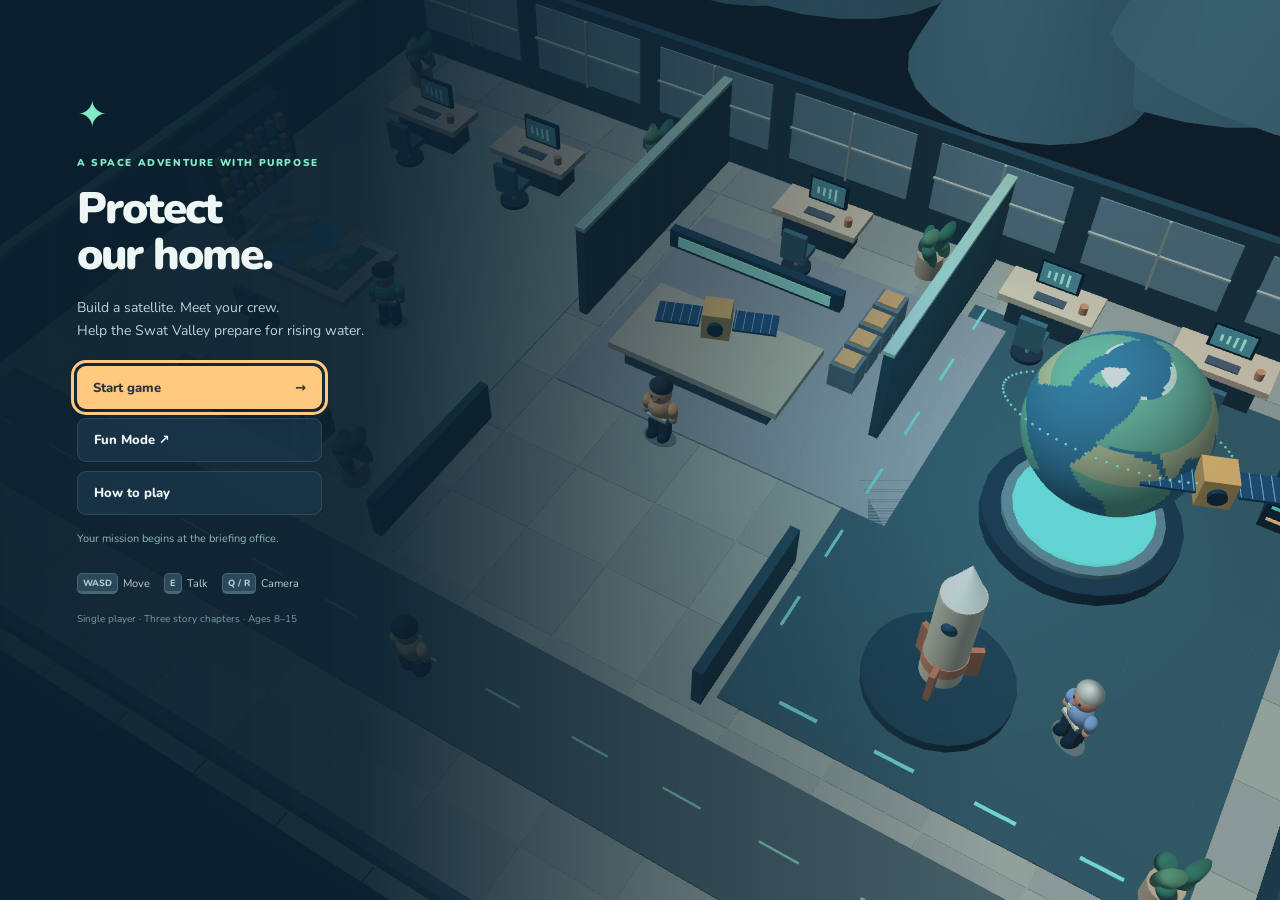
<file: index.html>
<!doctype html>
<html lang="en"><head><meta charset="utf-8"><meta name="viewport" content="width=device-width,initial-scale=1"><meta name="theme-color" content="#122333"><title>Protect Our Home — Mission Centre 3D</title><link rel="stylesheet" href="style.css"></head>
<body class="menu-open">
<canvas id="world" tabindex="0" aria-label="3D mission centre. WASD moves, E interacts, Q and R rotate the camera."></canvas>
<header><a class="brand" href="#"><span>✦</span><div>PROTECT OUR HOME<small>SWAT • MISSION CENTRE</small></div></a><div class="top-actions"><button id="sound">Sound off</button><button id="hud-toggle" aria-pressed="false">Hide HUD</button><button id="help">Controls</button><button id="menu">Menu</button></div></header>
<aside class="quest"><span class="eyebrow" id="chapter">CHAPTER 01 / 03</span><h1 id="mission-title">Before the rain</h1><p id="objective">Talk to Ayla in the briefing office.</p><div class="progress"><i id="progress-fill"></i></div><small id="status">Your first day as mission commander</small><div class="objective-actions"><button class="primary" id="go-to-objective">Walk to Ayla</button><button id="guide-open">Guide</button></div></aside>
<div class="location"><span class="live"></span><span id="room-name">MISSION CENTRE</span><span class="version">3D EDITION</span></div>
<div id="npc-labels" aria-hidden="true"></div>
<div class="bottom"><div class="keyguide"><kbd>W</kbd><kbd>A</kbd><kbd>S</kbd><kbd>D</kbd><span>Move</span><kbd>E</kbd><span>Interact</span><kbd>Q</kbd><kbd>R</kbd><span>Rotate</span></div><button id="interact" disabled>Walk up to a crew member</button><div class="zoom"><button id="zoom-in" aria-label="Zoom in">+</button><button id="zoom-out" aria-label="Zoom out">−</button><button id="overview">Follow player</button></div></div>
<div id="touch"><button data-dir="up">↑</button><button data-dir="left">←</button><button data-dir="down">↓</button><button data-dir="right">→</button></div>
<nav class="destinations" aria-label="Walk to room"><button data-destination="0">① Briefing office</button><button data-destination="1">② Engineering</button><button data-destination="2">③ Space room</button></nav>
<div id="toast" role="status"></div>
<dialog id="start-screen" aria-labelledby="start-title">
<video id="menu-intro" preload="none" data-src="assets/mission-intro.mp4" muted playsinline aria-hidden="true"></video>
<div class="menu-scrim" aria-hidden="true"></div>
<button type="button" id="intro-sound" aria-pressed="false">Enable sound</button>
<button type="button" id="skip-intro" hidden>Skip intro <span aria-hidden="true">→</span></button>
<div class="start-content"><span class="start-mark" aria-hidden="true">✦</span><p class="eyebrow">A SPACE ADVENTURE WITH PURPOSE</p><h1 id="start-title">Protect<br>our home.</h1><p class="start-description">Build a satellite. Meet your crew.<br>Help the Swat Valley prepare for rising water.</p><div class="start-actions"><button id="start-game" class="primary">Start game <span aria-hidden="true">→</span></button><button id="reset" hidden>Start over</button><button id="fun-mode" onclick="location.href='fun-mode/index.html'">Fun Mode <span aria-hidden="true">↗</span></button><button id="start-help">How to play</button></div><p id="save-summary" class="save-summary">Your mission begins at the briefing office.</p><div class="start-controls"><span><kbd>WASD</kbd> Move</span><span><kbd>E</kbd> Talk</span><span><kbd>Q / R</kbd> Camera</span></div><p class="start-footer">Single player · Three story chapters · Ages 8–15</p></div>
</dialog>
<dialog id="panel"><button class="close" aria-label="Close dialogue">×</button><div id="panel-content"></div></dialog>
<div id="cinematic" hidden><div><p class="eyebrow">FLIGHT DIRECTOR · HAMZA</p><h2>We have liftoff.</h2><p>One small satellite. A clearer picture for home.</p><button id="skip">Continue to orbit</button></div></div>
<div id="fallback" hidden><h1>3D rendering is unavailable</h1><p>Open this game in Chrome or Edge with hardware acceleration enabled.</p></div>
<script src="game.js"></script>
</body></html>
</file>
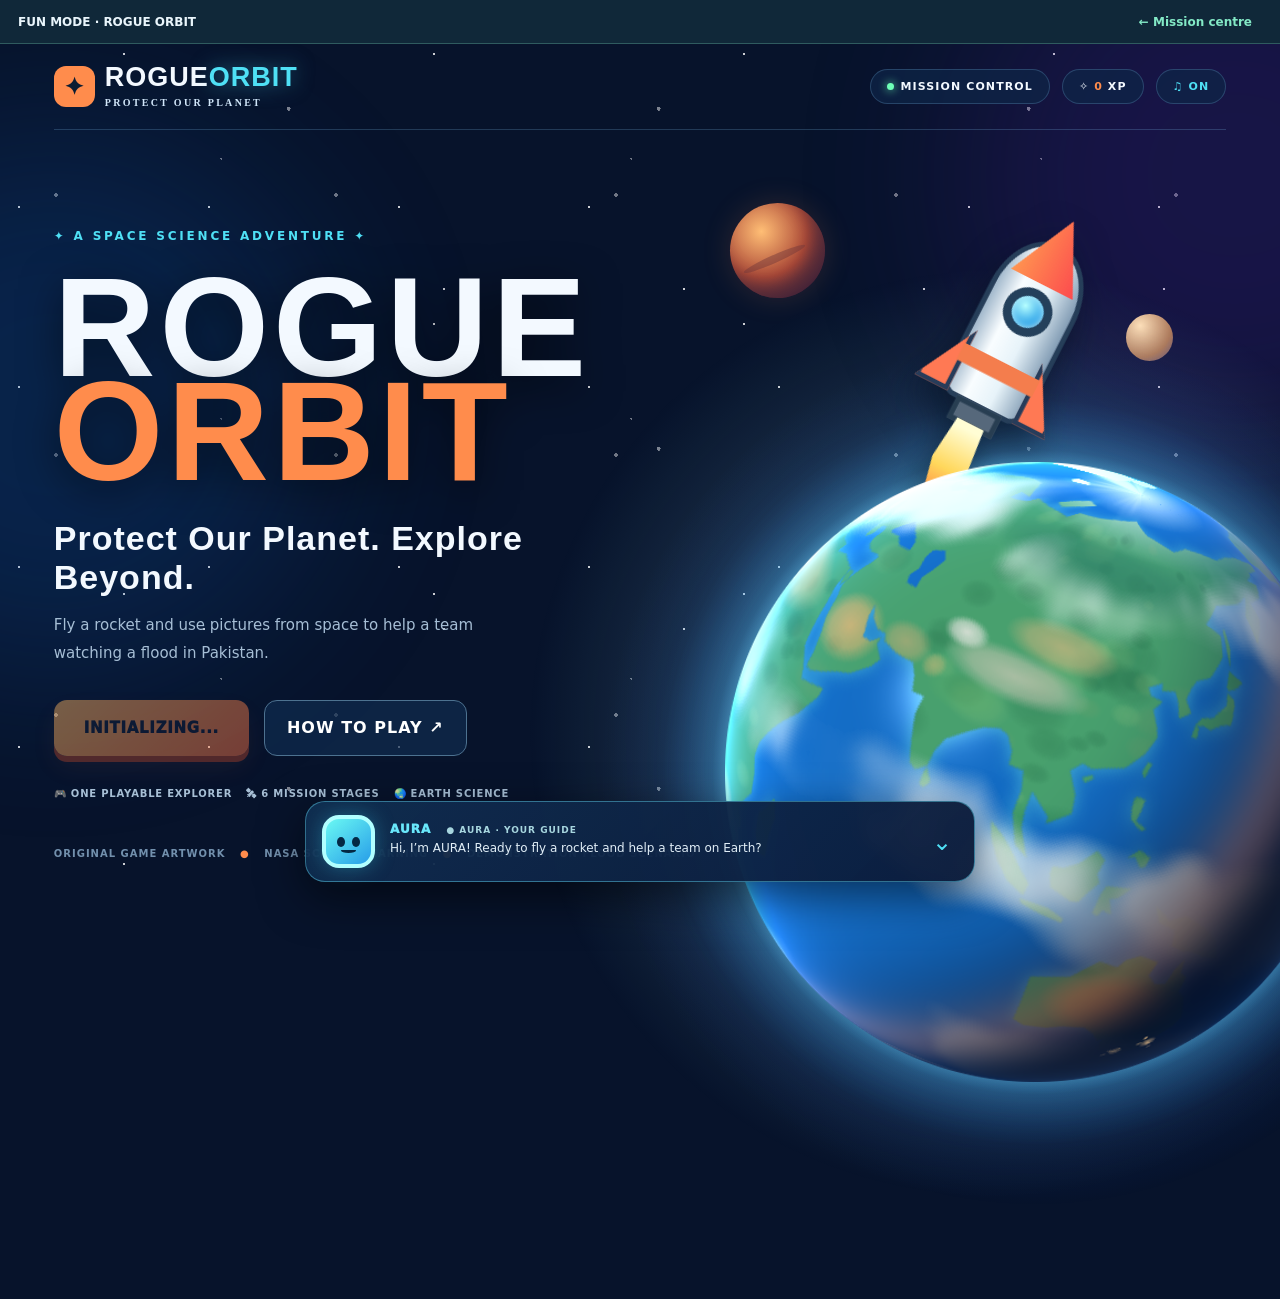
<file: fun-mode/index.html>
<!doctype html>
<html lang="en">
<head>
<meta charset="UTF-8"/><meta name="viewport" content="width=device-width,initial-scale=1"/>
<meta name="theme-color" content="#07152d"/>
<title>ROGUE ORBIT — Protect Our Planet</title>
<link rel="stylesheet" href="style.css"/>
<style>body{padding-top:44px!important}.mode-return{position:fixed;top:0;left:0;right:0;height:44px;z-index:99999;display:flex;align-items:center;justify-content:space-between;padding:0 18px;background:#102839;color:#eaf6fc;font:700 12px system-ui;border-bottom:1px solid #83e9c644}.mode-return a{color:#83e9c6;text-decoration:none;padding:10px}.mode-return a:focus-visible{outline:2px solid #ffc980}</style></head>
<body><nav class="mode-return" aria-label="Game mode"><span>FUN MODE · ROGUE ORBIT</span><a href="../PLAY.html?menu">← Mission centre</a></nav>
<div id="stars" aria-hidden="true"></div>
<div class="ambient one" aria-hidden="true"></div><div class="ambient two" aria-hidden="true"></div>
<div id="game">
  <header class="topbar">
    <div class="brand"><span class="brand-icon">✦</span><span>ROGUE<span class="brand-accent">ORBIT</span><small>PROTECT OUR PLANET</small></span></div>
    <div class="hud"><span class="hud-pill"><span class="green-dot"></span><span id="missionTitle">MISSION CONTROL</span></span><span class="hud-pill">✧ <b id="score">0</b> XP</span><button class="sound-btn" id="soundBtn" title="Toggle sound" aria-label="Toggle sound">♫ ON</button></div>
  </header>
  <main>
    <section id="home" class="scene active home-scene">
      <div class="hero-copy"><span class="eyebrow">✦ A SPACE SCIENCE ADVENTURE ✦</span><h1>ROGUE<br/><em>ORBIT</em></h1><p class="hero-line">Protect Our Planet. Explore Beyond.</p><p class="hero-sub">Fly a rocket and use pictures from space to help a team watching a flood in Pakistan.</p><div class="hero-actions"><button class="primary huge" id="startBtn" disabled>INITIALIZING...</button><button class="ghost" id="howBtn">HOW TO PLAY <span>↗</span></button></div><div class="hero-details"><span>🎮 ONE PLAYABLE EXPLORER</span><span>🛰 6 MISSION STAGES</span><span>🌏 EARTH SCIENCE</span></div></div>
      <div class="hero-art" aria-hidden="true"><div class="planet planet-mars"></div><div class="planet planet-small"></div><div class="earth-glow"><div class="earth earth-hero"><svg class="earth-map" viewBox="0 0 500 500" aria-hidden="true"><defs><linearGradient id="landFill" x1="0" x2="1" y1="0" y2="1"><stop stop-color="#a4d69e"/><stop offset=".48" stop-color="#3c9879"/><stop offset="1" stop-color="#1b5c64"/></linearGradient><radialGradient id="earthShade" cx=".27" cy=".23" r=".82"><stop offset=".25" stop-color="#ffffff" stop-opacity="0"/><stop offset=".72" stop-color="#002a57" stop-opacity=".22"/><stop offset="1" stop-color="#000918" stop-opacity=".92"/></radialGradient><filter id="cloudBlur"><feGaussianBlur stdDeviation="5"/></filter></defs><g class="earth-continents" fill="url(#landFill)" stroke="#a5ddae" stroke-opacity=".22" stroke-width="2"><path d="M65 135 100 82 146 61 188 77 217 112 201 144 225 169 197 193 174 181 146 219 118 214 93 189 72 184z"/><path d="M201 221 245 202 278 230 274 262 303 285 283 350 256 405 225 355 226 320 200 301 185 263z"/><path d="M274 106 309 85 350 94 373 113 407 111 446 150 429 182 397 198 363 187 347 219 311 205 290 174 260 153z"/><path d="M336 278 380 256 419 277 426 313 394 345 356 333 338 310z"/><path d="M152 61 170 37 207 42 222 63 204 84z"/><path d="M417 355 438 349 451 366 437 381z"/></g><g class="earth-clouds" fill="none" stroke="#ecffff" stroke-linecap="round" filter="url(#cloudBlur)"><path d="M26 190Q105 160 174 183T320 160T480 191" stroke-width="16" opacity=".49"/><path d="M35 295Q129 269 195 288T340 271T466 296" stroke-width="11" opacity=".39"/><path d="M95 112Q189 88 276 115T435 117" stroke-width="8" opacity=".48"/><path d="M117 391Q236 371 358 401" stroke-width="14" opacity=".32"/></g><circle cx="250" cy="250" r="250" fill="url(#earthShade)"/></svg></div></div><div class="rocket rocket-hero"><div class="rocket-body"><div class="rocket-window"></div><div class="rocket-stripe"></div><div class="rocket-fin fin-left"></div><div class="rocket-fin fin-right"></div><div class="rocket-nozzle"></div><div class="rocket-flame"></div></div></div><span class="orbit-dash dash-one"></span><span class="orbit-dash dash-two"></span></div>
      <div class="hero-footer">ORIGINAL GAME ARTWORK <span>●</span> NASA SCIENCE LEARNING <span>●</span> DEMONSTRATION FLOOD SCENARIO</div>
    </section>
    <section id="academy" class="scene game-scene">
      <div class="section-head"><div><span class="eyebrow">MISSION 01 / ORIENTATION</span><h2>THE ORBIT ACADEMY</h2><p>Walk to a learning station. Press <kbd>E</kbd> or tap the station to open it.</p></div><div class="progress-label">ACADEMY <b id="academyProgress">0/3</b></div></div>
      <div class="academy-layout"><div class="academy-world"><div class="world-back"><div class="window"><div class="mini-earth"></div><span>✦</span></div><div class="wall-strip">ORBITAL SCIENCE TRAINING DECK<span> // EST. 2026</span></div><div class="station station-a" data-station="0"><div class="station-screen">🌍</div><span>EARTH</span><small>01</small></div><div class="station station-b" data-station="1"><div class="station-screen">🛰</div><span>SATELLITES</span><small>02</small></div><div class="station station-c" data-station="2"><div class="station-screen">🌧</div><span>FLOOD SCIENCE</span><small>03</small></div><div class="academy-floor"></div><div class="avatar" id="avatar"><div class="avatar-head"><div class="visor"><span class="visor-spark"></span></div></div><div class="avatar-torso"><span>✦</span></div><div class="avatar-arm left"></div><div class="avatar-arm right"></div><div class="avatar-leg left"></div><div class="avatar-leg right"></div></div></div><div class="academy-controls"><div><button class="control" id="leftBtn" aria-label="Move left">◀</button><button class="control" id="rightBtn" aria-label="Move right">▶</button><button class="control interact" id="interactBtn">E · INTERACT</button></div><span>MOVE: ← → / A D &nbsp; • &nbsp; INTERACT: E</span></div></div><aside class="sidepanel"><div class="panel-tag">YOUR OBJECTIVES</div><div class="objective" id="obj0"><span class="obj-number">01</span><div><b>Understand Earth</b><small>How satellites view our planet</small></div><span class="obj-check">○</span></div><div class="objective" id="obj1"><span class="obj-number">02</span><div><b>Satellite Systems</b><small>What orbiting sensors do</small></div><span class="obj-check">○</span></div><div class="objective" id="obj2"><span class="obj-number">03</span><div><b>Flood Awareness</b><small>Earth observations and hazards</small></div><span class="obj-check">○</span></div><div class="panel-note">💡 <span>Explore each terminal to unlock the rocket workshop.</span></div><button class="primary full" id="academyNext" disabled>COMPLETE ALL 3 LESSONS 🔒</button></aside></div>
    </section>
    <section id="workshop" class="scene game-scene"><div class="section-head"><div><span class="eyebrow">MISSION 02 / ENGINEERING</span><h2>BUILD YOUR ROCKET</h2><p>Pick the right part for each job to get your rocket ready.</p></div><div class="progress-label">SYSTEMS <b id="buildProgress">0/3</b></div></div><div class="two-col"><div class="visual-stage workshop-stage"><div class="hangar-light"></div><div class="hangar-rail rail-one"></div><div class="hangar-rail rail-two"></div><div class="rocket rocket-build" id="buildRocket"><div class="rocket-body"><div class="rocket-window"></div><div class="rocket-stripe"></div><div class="rocket-fin fin-left"></div><div class="rocket-fin fin-right"></div><div class="rocket-nozzle"></div></div></div><div class="platform"></div><div class="stage-caption">ROCKET BUILD <b id="buildStatus">INCOMPLETE</b></div></div><div class="mission-panel"><div class="panel-tag">PARTS TO PICK</div><div id="buildChoices"></div><button class="primary full" id="buildNext" disabled>PICK ALL THREE PARTS 🔒</button></div></div></section>
    <section id="launch" class="scene game-scene"><div class="section-head"><div><span class="eyebrow">MISSION 03 / LIFTOFF</span><h2>LAUNCH SEQUENCE</h2><p>Start the moving dot, then press the launch button when the dot is in the green area.</p></div><div class="progress-label">LAUNCH PAD <b>READY</b></div></div><div class="two-col"><div class="visual-stage launch-stage"><div class="launch-moon"></div><div class="launch-smoke" id="launchSmoke" aria-hidden="true"></div><div class="rocket rocket-launch" id="launchRocket"><div class="rocket-body"><div class="rocket-window"></div><div class="rocket-stripe"></div><div class="rocket-fin fin-left"></div><div class="rocket-fin fin-right"></div><div class="rocket-nozzle"></div><div class="rocket-flame"></div></div></div><div class="launch-tower"></div><div class="launch-ground"></div><div class="countdown" id="countdown"></div></div><div class="mission-panel"><div class="panel-tag">LAUNCH CONTROL</div><h3 id="launchStatus">Engine is off</h3><p class="muted" id="launchDesc">Press the button while the dot is in the green area to earn points. You can try again if you miss.</p><div class="timing-bar" id="timingBar"><div class="timing-safe"></div><div class="timing-marker" id="timingMarker"></div></div><div class="timing-label"><span>EARLY</span><span>OPTIMAL</span><span>LATE</span></div><button class="primary full" id="launchAction">START LAUNCH CHECK</button><button class="primary full" id="launchNext" hidden>ENTER EARTH ORBIT →</button></div></div></section>
    <section id="orbit" class="scene game-scene"><div class="section-head"><div><span class="eyebrow">MISSION 04 / EARTH OBSERVATION</span><h2>SATELLITE IN ORBIT</h2><p>Use the left and right arrow keys or A and D. Move the satellite to each glowing number and press Scan.</p></div><div class="progress-label">SCANS <b id="orbitProgress">0/3</b></div></div><div class="two-col"><div class="visual-stage orbit-stage"><div class="orbit-starfield" aria-hidden="true"></div><div class="orbit-ring ring-one"></div><div class="orbit-ring ring-two"></div><div class="earth earth-orbit"><svg class="earth-map" viewBox="0 0 500 500" aria-hidden="true"><defs><linearGradient id="landFill" x1="0" x2="1" y1="0" y2="1"><stop stop-color="#a4d69e"/><stop offset=".48" stop-color="#3c9879"/><stop offset="1" stop-color="#1b5c64"/></linearGradient><radialGradient id="earthShade" cx=".27" cy=".23" r=".82"><stop offset=".25" stop-color="#ffffff" stop-opacity="0"/><stop offset=".72" stop-color="#002a57" stop-opacity=".22"/><stop offset="1" stop-color="#000918" stop-opacity=".92"/></radialGradient><filter id="cloudBlur"><feGaussianBlur stdDeviation="5"/></filter></defs><g class="earth-continents" fill="url(#landFill)" stroke="#a5ddae" stroke-opacity=".22" stroke-width="2"><path d="M65 135 100 82 146 61 188 77 217 112 201 144 225 169 197 193 174 181 146 219 118 214 93 189 72 184z"/><path d="M201 221 245 202 278 230 274 262 303 285 283 350 256 405 225 355 226 320 200 301 185 263z"/><path d="M274 106 309 85 350 94 373 113 407 111 446 150 429 182 397 198 363 187 347 219 311 205 290 174 260 153z"/><path d="M336 278 380 256 419 277 426 313 394 345 356 333 338 310z"/><path d="M152 61 170 37 207 42 222 63 204 84z"/><path d="M417 355 438 349 451 366 437 381z"/></g><g class="earth-clouds" fill="none" stroke="#ecffff" stroke-linecap="round" filter="url(#cloudBlur)"><path d="M26 190Q105 160 174 183T320 160T480 191" stroke-width="16" opacity=".49"/><path d="M35 295Q129 269 195 288T340 271T466 296" stroke-width="11" opacity=".39"/><path d="M95 112Q189 88 276 115T435 117" stroke-width="8" opacity=".48"/><path d="M117 391Q236 371 358 401" stroke-width="14" opacity=".32"/></g><circle cx="250" cy="250" r="250" fill="url(#earthShade)"/></svg></div><div class="orbiter" id="orbiter"><div class="sat-trail"></div><div class="satellite"><div class="solar left"></div><div class="sat-body"><div class="sat-lens"></div></div><div class="solar right"></div></div></div><div class="scan-point" id="scan0">1</div><div class="scan-point" id="scan1">2</div><div class="scan-point" id="scan2">3</div><div class="stage-caption">ORBITAL VIEW <b>SIMULATION · NOT TO SCALE</b></div></div><div class="mission-panel"><div class="panel-tag">FLY AROUND EARTH</div><h3>Find the three targets</h3><p class="muted">Move the satellite around Earth. When it reaches a glowing number, press SCAN.</p><div class="orbit-controls"><button class="control" id="orbitLeft">◀</button><button class="control" id="orbitRight">▶</button><button class="primary" id="scanBtn">SCAN TARGET</button></div><div id="orbitFeedback" class="feedback">Move to the first glowing number.</div><button class="primary full" id="orbitNext" disabled>SCAN ALL TARGETS 🔒</button></div></div></section>
    <section id="flood" class="scene game-scene flood-redesign"><div class="section-head"><div><span class="eyebrow">MISSION 05 / PAKISTAN RESPONSE</span><h2>FLOOD RESCUE · SWAT</h2><p>You’ll help decide where to send help first. <strong>Find the TWO zones where flood danger and people at risk are both HIGH.</strong></p></div><div class="progress-label">MISSION <b>05 / 06</b></div></div>
<div class="flood-tutorial"><div class="tutorial-title">🎯 PICK TWO AREAS THAT NEED HELP FIRST</div><div class="tutorial-steps"><div><span>01</span><b>INSPECT</b><small>Click a letter on the map</small></div><div><span>02</span><b>COMPARE</b><small>Check flood danger and who is at risk</small></div><div><span>03</span><b>SELECT TWO</b><small>Build your rescue plan</small></div></div><p><b>🌊 Flood danger</b> = how likely it looks that the area is flooded. <b>🏘️ Who is at risk</b> = how many people or buildings could be affected. <strong>If both say HIGH, check that area first.</strong></p></div>
<div class="two-col"><div class="visual-stage map-stage"><div class="map-header"><b>📍 SWAT · PAKISTAN</b><span>PRACTICE MAP</span></div><div class="map-tip">👆 Tap any zone A–D to inspect it</div><div class="contours"><svg class="animated-river" viewBox="0 0 600 380" preserveAspectRatio="none" aria-label="Animated fictional river and tributaries"><defs><linearGradient id="riverGradient" x1="0" y1="0" x2="1" y2="0"><stop stop-color="#1b91d6"/><stop offset=".48" stop-color="#65eaff"/><stop offset="1" stop-color="#1a82c5"/></linearGradient></defs><path class="river-bank" d="M405 -45 C365 42 360 102 325 154 S260 274 232 422"/><path class="river-water" d="M405 -45 C365 42 360 102 325 154 S260 274 232 422"/><path class="river-flow" d="M405 -45 C365 42 360 102 325 154 S260 274 232 422"/><path class="tributary-bank" d="M115 10 Q150 110 210 167 T325 154 M510 135 Q420 148 380 164 T325 154"/><path class="tributary-water" d="M115 10 Q150 110 210 167 T325 154 M510 135 Q420 148 380 164 T325 154"/></svg><button class="map-zone" data-zone="0" style="left:19%;top:34%" aria-label="Inspect Zone A North"><b>A</b><small>NORTH</small></button><button class="map-zone" data-zone="1" style="left:49%;top:30%" aria-label="Inspect Zone B East"><b>B</b><small>EAST</small></button><button class="map-zone" data-zone="2" style="left:33%;top:63%" aria-label="Inspect Zone C Central"><b>C</b><small>CENTRAL</small></button><button class="map-zone" data-zone="3" style="left:71%;top:62%" aria-label="Inspect Zone D South"><b>D</b><small>SOUTH</small></button></div><div class="map-legend"><span><i class="legend-river"></i>RIVER</span><span><i class="legend-zone"></i>CLICK TO CHECK</span><span>⚠ MADE-UP NUMBERS</span></div></div>
<div class="mission-panel flood-panel"><div class="panel-tag">🛰 FLOOD MAP · PRACTICE NUMBERS</div><h3 id="zoneTitle">Choose a zone on the map</h3><p class="muted" id="zoneDesc">Tap A, B, C or D to see the flood danger and who is at risk.</p><div class="zone-stats" id="zoneStats"><div><small>🌊 FLOOD SIGNAL</small><b>—</b><div class="risk-meter"><i id="signalMeter"></i></div><small>Possible flood danger</small></div><div><small>🏘️ EXPOSURE</small><b>—</b><div class="risk-meter"><i id="exposureMeter"></i></div><small>People and places at risk</small></div></div><div class="risk-verdict" id="riskVerdict">🔎 Tap an area to see whether it needs help soon.</div><button class="ghost full zone-pick" id="zonePick" disabled>CHECK AN AREA FIRST</button><div class="selection-box"><b>🚁 YOUR RESCUE PLAN</b><div id="selectedZones">0 / 2 zones chosen</div><small>Pick TWO areas, then send your plan.</small></div><button class="primary full" id="floodSubmit" disabled>SEND YOUR PLAN →</button><button class="ghost full flood-hint" id="floodHint">💡 NEED A HINT?</button><div class="flood-hint-text" id="floodHintText" hidden>Find the two areas where BOTH readings say HIGH. Check those two areas first.</div><div class="feedback" id="floodFeedback" aria-live="polite">This practice map is made up. It cannot tell you where a real flood will happen.</div><button class="primary full" id="floodNext" hidden>FINAL MISSION BRIEF →</button></div></div><div class="flood-fact">🌍 <b>SPACE FACT:</b> Pictures from satellites help teams see where water has spread. Teams also check reports from people on the ground.</div></section>
    <section id="finalQuiz" class="scene game-scene"><div class="section-head"><div><span class="eyebrow">MISSION 06 / SCIENCE CHECK</span><h2>ONE LAST QUESTION</h2><p>One last challenge before you earn your Earth Guardian badge.</p></div></div><div class="quiz-stage"><div class="quiz-illustration">🌏<span>✦</span></div><div class="quiz-card"><div class="panel-tag">MISSION REVIEW · 1 QUESTION</div><h3>How can pictures from space help during floods?</h3><div id="finalAnswers"></div><p class="feedback" id="finalFeedback">Choose the best answer.</p></div></div></section>
    <section id="results" class="scene game-scene results-scene"><div class="result-stars">✦ ✧ ✦</div><div class="result-badge"><div>🌍</div><span>EARTH GUARDIAN</span><small>MISSION ACCOMPLISHED</small></div><h2>YOU DID IT, EXPLORER!</h2><p>You built a rocket, flew around Earth and used a map to see where help was needed.</p><div class="result-stats"><div><small>TOTAL POINTS</small><strong id="finalScore">0 XP</strong></div><div><small>MISSION STAGES</small><strong>6 / 6</strong></div><div><small>ACHIEVEMENT</small><strong>EARTH GUARDIAN</strong></div></div><button class="primary huge" id="replayBtn">PLAY AGAIN ↻</button><div class="disclaimer">The flood map and numbers are made up for practice. For real floods, listen to your local emergency team.</div></section>
  </main>
  <div class="guide" id="guide"><div class="guide-icon"><div class="guide-eye"></div><div class="guide-eye"></div><div class="guide-mouth"></div></div><div class="guide-copy"><div class="guide-heading">AURA <span>● AURA · YOUR GUIDE</span></div><p id="guideText">Hi, I’m AURA! Ready to fly a rocket and help a team on Earth?</p></div><button class="guide-toggle" id="guideToggle" aria-label="Toggle guide">⌄</button></div>
  <div class="overlay" id="overlay" hidden><div class="modal"><button class="modal-close" id="modalClose">✕</button><span class="eyebrow" id="modalEyebrow">MISSION BRIEF</span><div class="modal-icon" id="modalIcon">🌍</div><h2 id="modalTitle">Welcome</h2><p id="modalBody"></p><div class="answer-list" id="answers"></div><div class="feedback" id="answerFeedback"></div><button class="primary full" id="modalContinue" hidden>CONTINUE →</button></div></div>
  <div class="toast" id="toast" aria-live="polite"></div>
</div>
<script src="script.js"></script>
<script src="globe.js"></script>
<script src="effects.js"></script>
</body></html>
</file>
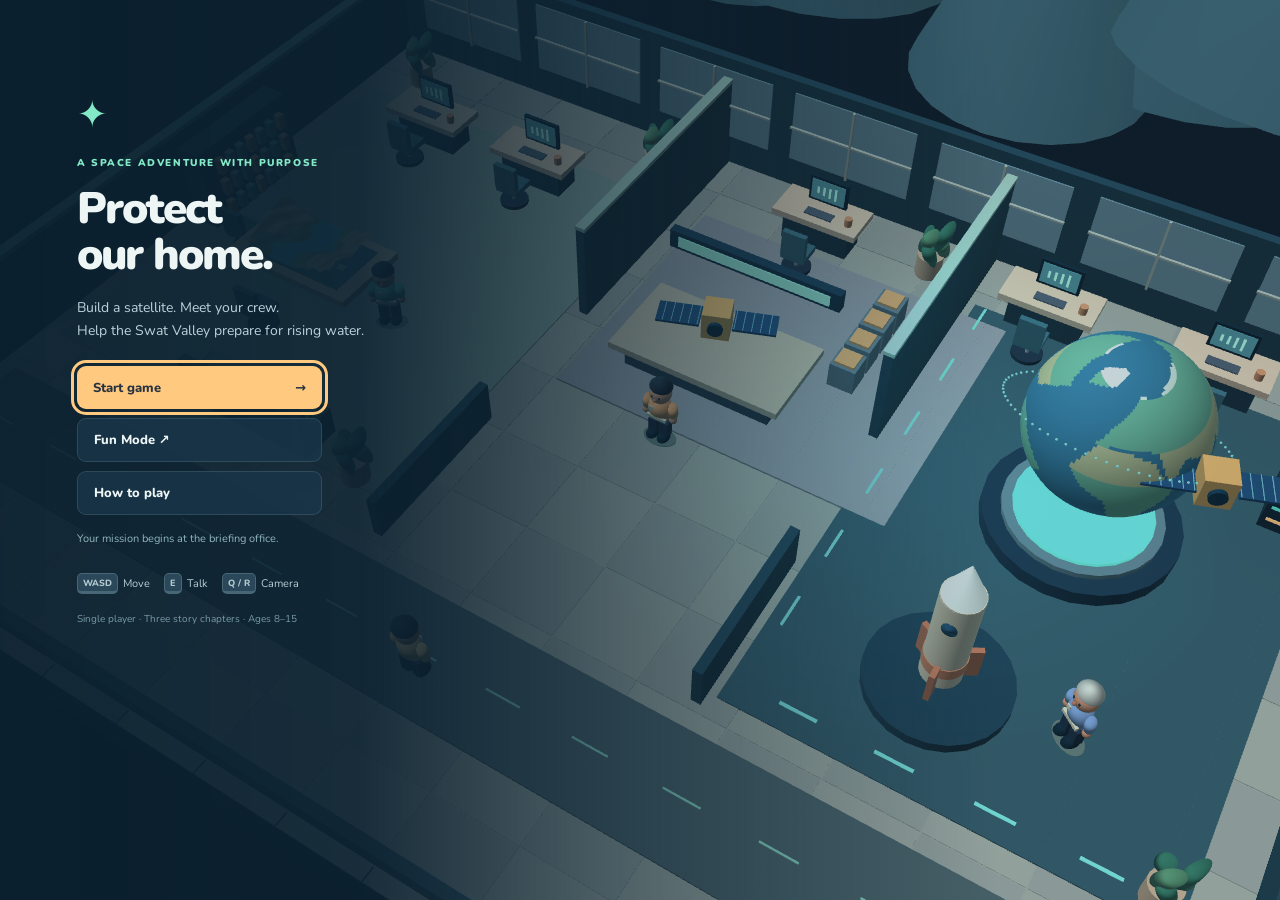
<file: mission-centre-3d/index.html>
<!doctype html>
<html lang="en"><head><meta charset="utf-8"><meta name="viewport" content="width=device-width,initial-scale=1"><meta name="theme-color" content="#122333"><title>Protect Our Home — Mission Centre 3D</title><link rel="stylesheet" href="style.css"></head>
<body class="menu-open">
<canvas id="world" tabindex="0" aria-label="3D mission centre. WASD moves, E interacts, Q and R rotate the camera."></canvas>
<header><a class="brand" href="#"><span>✦</span><div>PROTECT OUR HOME<small>SWAT • MISSION CENTRE</small></div></a><div class="top-actions"><button id="sound">Sound off</button><button id="hud-toggle" aria-pressed="false">Hide HUD</button><button id="help">Controls</button><button id="menu">Menu</button></div></header>
<aside class="quest"><span class="eyebrow" id="chapter">CHAPTER 01 / 03</span><h1 id="mission-title">Before the rain</h1><p id="objective">Meet Ayla in the briefing office.</p><div class="progress"><i id="progress-fill"></i></div><small id="status">Your first day as mission commander</small></aside>
<div class="location"><span class="live"></span><span id="room-name">MISSION CENTRE</span><span class="version">3D EDITION</span></div>
<div id="npc-labels"></div>
<div class="bottom"><div class="keyguide"><kbd>W</kbd><kbd>A</kbd><kbd>S</kbd><kbd>D</kbd><span>Move</span><kbd>E</kbd><span>Interact</span><kbd>Q</kbd><kbd>R</kbd><span>Rotate</span></div><button id="interact" disabled>Walk up to a crew member</button><div class="zoom"><button id="zoom-in" aria-label="Zoom in">+</button><button id="zoom-out" aria-label="Zoom out">−</button><button id="overview">Follow player</button></div></div>
<div id="touch"><button data-dir="up">↑</button><button data-dir="left">←</button><button data-dir="down">↓</button><button data-dir="right">→</button></div>
<nav class="destinations" aria-label="Walk to room"><button data-destination="0">① Briefing office</button><button data-destination="1">② Engineering</button><button data-destination="2">③ Space room</button></nav>
<div id="toast" role="status"></div>
<dialog id="start-screen" aria-labelledby="start-title">
<video id="menu-intro" preload="none" data-src="assets/mission-intro.mp4" muted playsinline aria-hidden="true"></video>
<div class="menu-scrim" aria-hidden="true"></div>
<button type="button" id="skip-intro" hidden>Skip intro <span aria-hidden="true">→</span></button>
<div class="start-content"><span class="start-mark" aria-hidden="true">✦</span><p class="eyebrow">A SPACE ADVENTURE WITH PURPOSE</p><h1 id="start-title">Protect<br>our home.</h1><p class="start-description">Build a satellite. Meet your crew.<br>Help the Swat Valley prepare for rising water.</p><div class="start-actions"><button id="start-game" class="primary">Start game <span aria-hidden="true">→</span></button><button id="reset" hidden>New campaign</button><button id="fun-mode" onclick="location.href='fun-mode/index.html'">Fun Mode <span aria-hidden="true">↗</span></button><button id="start-help">How to play</button></div><p id="save-summary" class="save-summary">Your mission begins at the briefing office.</p><div class="start-controls"><span><kbd>WASD</kbd> Move</span><span><kbd>E</kbd> Talk</span><span><kbd>Q / R</kbd> Camera</span></div><p class="start-footer">Single player · Three story chapters · Ages 8–15</p></div>
</dialog>
<dialog id="panel"><button class="close" aria-label="Close dialogue">×</button><div id="panel-content"></div></dialog>
<div id="cinematic" hidden><div><p class="eyebrow">FLIGHT DIRECTOR · HAMZA</p><h2>We have liftoff.</h2><p>One small satellite. A clearer picture for home.</p><button id="skip">Continue to orbit</button></div></div>
<div id="fallback" hidden><h1>3D rendering is unavailable</h1><p>Open this game in Chrome or Edge with hardware acceleration enabled.</p></div>
<script src="game.js"></script>
</body></html>
</file>
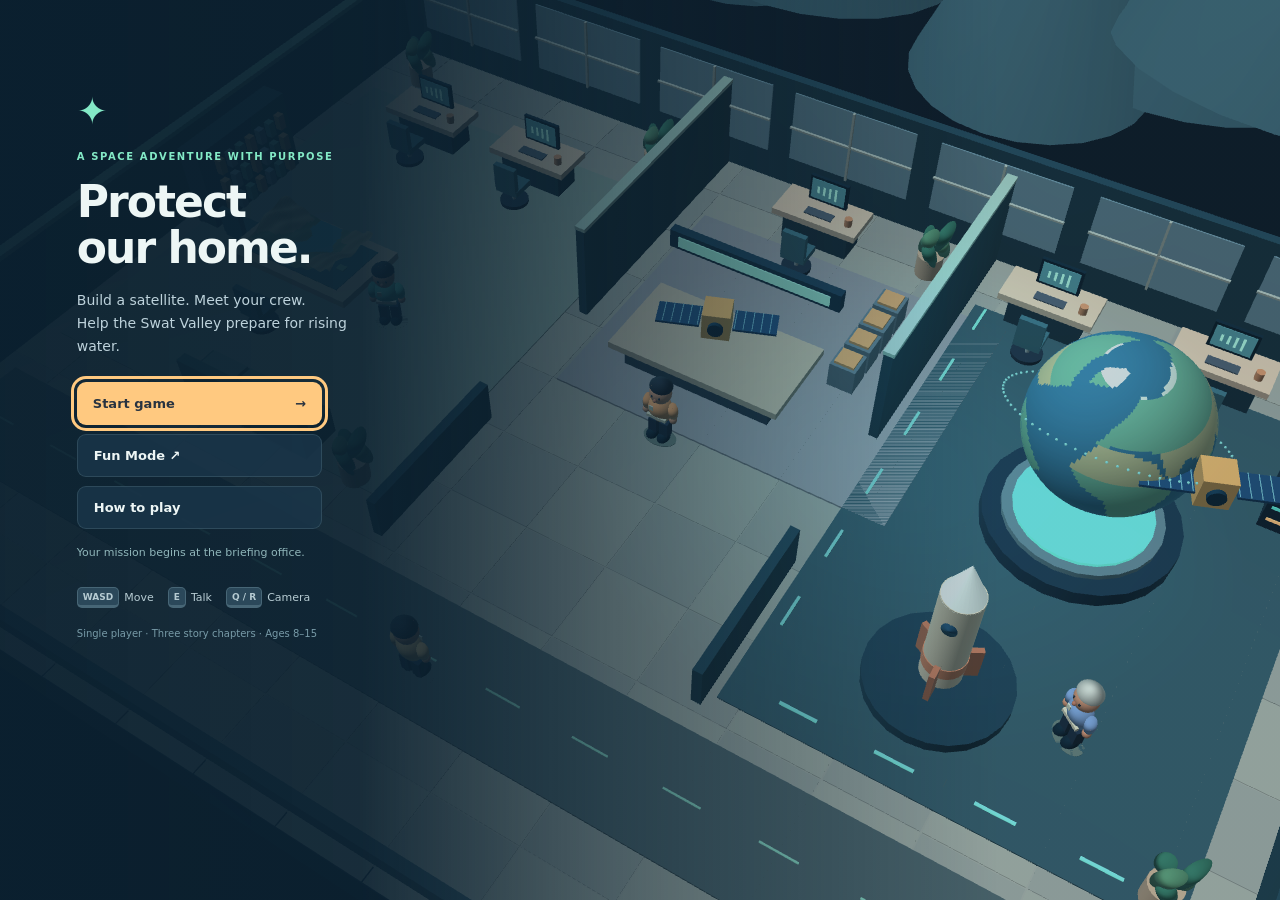
<file: PLAY.html>
<!doctype html>
<html lang="en"><head><meta charset="utf-8"><meta name="viewport" content="width=device-width,initial-scale=1"><meta name="theme-color" content="#122333"><title>Protect Our Home — Mission Centre 3D</title><style>:root{font-family:Nunito,system-ui,sans-serif;color:#eaf6fc;color-scheme:dark;background:#142632;--mint:#83e9c6;--gold:#ffc980;--panel:#122a3bed}
*{box-sizing:border-box}body{margin:0;overflow:hidden}button,a{font:inherit}button{color:inherit;background:#1a3549d9;border:1px solid #87aeb332;border-radius:10px;padding:10px 15px;font-weight:800;cursor:pointer;transition:background .15s,transform .15s}button:hover{background:#356075;transform:translateY(-1px)}button:disabled{opacity:.5;cursor:default;transform:none}button:focus-visible,a:focus-visible,canvas:focus-visible{outline:3px solid var(--gold);outline-offset:3px}#world{position:fixed;inset:0;width:100%;height:100%;display:block;outline:none;touch-action:none}
header{position:fixed;top:0;left:0;right:0;padding:24px 30px;display:flex;align-items:center;justify-content:space-between;background:linear-gradient(#0d2536d9,transparent);pointer-events:none;z-index:2}.brand,.top-actions{pointer-events:auto}.brand{display:flex;gap:10px;align-items:center;color:white;text-decoration:none;font-size:14px;font-weight:900;letter-spacing:.12em}.brand>span{font-size:36px;color:var(--mint)}.brand small{display:block;font-size:9px;letter-spacing:.19em;color:#a9c3cc;margin-top:4px}.top-actions{display:flex;gap:8px}.top-actions button{font-size:12px;background:#132d3caa}
.quest{position:fixed;top:106px;left:30px;width:260px;padding:21px 23px;background:linear-gradient(130deg,#17374aee,#102b3bca);border:1px solid #b4e5e42b;border-radius:17px;box-shadow:0 14px 50px #0717242b;pointer-events:none}.eyebrow{font-size:10px;letter-spacing:.16em;color:var(--mint);font-weight:900}.quest h1{font-size:28px;line-height:1.07;margin:10px 0;letter-spacing:-.04em}.quest p{font-size:13px;line-height:1.5;color:#d5e4e9;margin:9px 0 14px}.quest small{font-size:10px;color:#a4c2cc}.progress{height:3px;background:#58798a55;border-radius:9px;margin-bottom:10px;overflow:hidden}.progress i{display:block;width:8%;height:100%;background:var(--mint);transition:width .6s}
.location{position:fixed;bottom:118px;left:30px;display:flex;align-items:center;gap:8px;font-size:10px;letter-spacing:.15em;font-weight:900;text-shadow:0 2px 10px #091a2c}.live{width:6px;height:6px;background:var(--mint);border-radius:50%}.version{color:#9bb9c3;margin-left:12px}
.bottom{position:fixed;bottom:63px;left:30px;right:30px;display:flex;justify-content:space-between;align-items:center;gap:12px}.keyguide{display:flex;align-items:center;gap:4px;padding:9px 12px;background:#102938cf;border:1px solid #ffffff20;border-radius:9px;font-size:11px}.keyguide span{margin:0 8px 0 2px;color:#c1d5da}kbd{display:grid;place-items:center;background:#2b485a;border:1px solid #8eb1bb48;border-bottom-width:3px;min-width:21px;height:25px;border-radius:5px;font:800 10px Nunito,system-ui}#interact{background:var(--gold);color:#2b3340;min-width:235px;box-shadow:0 5px 20px #0d1a2455}#interact:disabled{background:#203d4beb;color:#bfd1d6;opacity:1}.zoom{display:flex;gap:5px}.zoom button{padding:8px 13px}
.destinations{position:fixed;bottom:16px;left:50%;transform:translateX(-50%);display:flex;gap:8px;white-space:nowrap}.destinations button{font-size:11px;padding:7px 15px;border-radius:20px;background:#193444db}.destinations button.active{border-color:#80e4c1;color:#aef8d7}
.label{position:fixed;transform:translate(-50%,-100%);pointer-events:none;white-space:nowrap;text-align:center;color:white;font-size:11px;text-shadow:0 1px 4px #06151e}.label strong{display:block;background:#142b39d9;padding:4px 10px;border-radius:8px}.label small{display:block;font-size:9px;color:#d8eae7}.label .diamond{display:block;font-size:25px;color:#ffcf80;line-height:1.5;filter:drop-shadow(0 0 7px #ffc66b88);animation:float 1.8s ease-in-out infinite}@keyframes float{50%{transform:translateY(-5px)}}#toast{position:fixed;top:85px;left:50%;transform:translateX(-50%);background:#153a42ee;color:#c8ffe6;border:1px solid #75c9b4;padding:10px 18px;border-radius:10px;opacity:0;pointer-events:none;font-size:13px;transition:opacity .2s}#toast.visible{opacity:1}
dialog{border:1px solid #6894a36b;background:linear-gradient(145deg,#1e4053,#102839);color:#eef8fa;border-radius:22px;padding:29px;width:min(700px,calc(100% - 30px));max-height:87vh;box-shadow:0 30px 120px #0009}dialog::backdrop{background:#07172580;backdrop-filter:blur(5px)}.close{position:absolute;top:12px;right:12px;border:0;background:transparent;font-size:24px;line-height:1;padding:5px 10px}dialog h2{font-size:30px;letter-spacing:-.035em;margin:8px 0 14px}dialog p{line-height:1.6;font-size:14px;color:#cbdde4}dialog .lead{font-size:17px;color:#f1f8f6}.portrait{width:56px;height:56px;border-radius:50%;display:grid;place-items:center;background:#5ec5ac;color:#173a48;font-size:25px;font-weight:900;float:left;margin-right:14px;box-shadow:inset 0 0 0 5px #ffffff2c}.speaker{min-height:64px;margin-bottom:20px}.speaker h2{font-size:23px;margin:4px 0}.primary{background:var(--gold);color:#283340;border:0}.row{display:flex;gap:9px;align-items:center;flex-wrap:wrap;margin-top:18px}.stats{display:grid;grid-template-columns:repeat(3,1fr);gap:9px;margin:18px 0}.stats div{background:#0b223388;border-radius:10px;padding:11px}.stats small{display:block;color:#95b5c2;font-size:10px}.stats strong{display:block;margin-top:4px;font-size:18px}.parts{display:grid;grid-template-columns:1fr 1fr;gap:9px}.parts button{text-align:left;font-size:12px;padding:12px}.parts button strong,.parts button small{display:block}.parts small{font-size:10px;color:#aac6cd;margin-top:4px}.parts .chosen{border-color:var(--mint);background:#23605b77}.hint{border-left:2px solid var(--mint);padding-left:12px;font-size:12px}.warning{color:#ffb08f}.map-controls{display:flex;gap:6px}.map-controls button{font-size:11px;padding:7px 10px}.map-controls .selected{background:#72cfb2;color:#163641}#dem{width:100%;height:auto;border-radius:12px;background:#091e30}input[type=range]{width:100%;accent-color:var(--mint)}.readout{font-size:11px;color:var(--mint)}#touch{display:none}
#cinematic{position:fixed;inset:0;pointer-events:none;background:linear-gradient(#071523ab,transparent 40%,transparent 70%,#071523c9);z-index:5;text-align:center}#cinematic>div{position:absolute;bottom:8%;left:20%;right:20%}#cinematic h2{font-size:48px;margin:10px 0}#cinematic p{color:#d9e8ef}#cinematic button{pointer-events:auto}#fallback{position:fixed;inset:0;z-index:100;background:#102a3b;padding:10vw}
@media(max-width:850px){header{padding:17px}.quest{left:17px;top:85px;width:213px;padding:15px}.quest h1{font-size:23px}.keyguide{display:none}.bottom{left:17px;right:17px;bottom:65px}.location{left:17px}.zoom #overview{display:none}.brand{font-size:11px}.top-actions button{padding:7px;font-size:10px}}
@media(pointer:coarse){#touch{position:fixed;display:grid;grid-template-columns:repeat(3,40px);gap:4px;bottom:130px;left:17px}#touch button{padding:8px;touch-action:none}#touch button:first-child{grid-column:2}#touch button:nth-child(2){grid-column:1}}
@media(max-width:540px){.quest{top:76px;width:185px}.quest h1{font-size:21px}.quest p{font-size:11px}.quest small{display:none}.brand small{font-size:7px}.top-actions{gap:3px}#reset{display:none}.destinations{gap:4px}.destinations button{padding:7px 9px;font-size:10px}#interact{min-width:0;flex:1;font-size:12px}.location{bottom:119px}.parts{grid-template-columns:1fr}.stats strong{font-size:16px}.stats div{padding:8px}dialog{padding:23px}.version{display:none}}
@media(prefers-reduced-motion:reduce){*{animation:none!important;transition:none!important}}
.portrait{overflow:hidden;width:70px;height:70px;margin-right:17px}.portrait svg{width:100%;height:100%;animation:portrait-idle 3s ease-in-out infinite}.portrait-eyes{transform-origin:40px 35px;animation:blink 4.5s infinite}@keyframes blink{0%,44%,48%,100%{transform:scaleY(1)}46%{transform:scaleY(.1)}}@keyframes portrait-idle{50%{transform:translateY(2px) rotate(2deg)}}
dialog::backdrop{background:#07172548;backdrop-filter:none}
@media(min-width:1050px){dialog{margin:auto 3vw 10vh auto;width:590px;max-height:79vh}body:has(dialog[open]) .quest{opacity:.3}}
.cinema-mode .quest,.cinema-mode header,.cinema-mode .bottom,.cinema-mode .location,.cinema-mode .destinations,.cinema-mode #npc-labels,.cinema-mode #touch{visibility:hidden}
/* Compact in-game interface; the scene stays the visual focus. */
header{padding:15px 20px}.brand{font-size:11px;letter-spacing:.09em}.brand>span{font-size:25px}.brand small{font-size:8px}.top-actions{gap:5px}.top-actions button{font-size:11px;padding:8px 10px}
.quest{top:74px;left:20px;width:210px;padding:13px 15px;border-radius:12px;background:#143244d9}.quest h1{font-size:19px;line-height:1.15;margin:7px 0}.quest p{font-size:12px;line-height:1.45;margin:7px 0 10px}.quest small{font-size:10px}.eyebrow{font-size:9px}.progress{margin-bottom:7px}
.bottom{left:20px;right:20px;bottom:54px;gap:9px}.keyguide{padding:6px 8px;font-size:10px}.keyguide span{margin-right:5px}kbd{min-width:18px;height:21px;font-size:9px}.zoom button{font-size:11px;padding:8px 10px}#interact{min-width:195px;font-size:12px;padding:9px 12px}.location{left:20px;bottom:101px;font-size:9px}.version{display:none}.destinations{bottom:13px;gap:6px}.destinations button{font-size:11px;padding:6px 12px}
.label{font-size:10px}.label strong{padding:3px 8px}.label small{display:none}.label.nearby small{display:block;font-size:9px}.label .diamond{font-size:18px;line-height:1.3}.room-label{display:none}
dialog:not(#start-screen){width:min(460px,calc(100% - 28px));padding:20px;border-radius:16px;max-height:74vh;margin:auto 20px 105px auto}dialog:not(#start-screen) h2{font-size:21px;margin:5px 0 11px}dialog p{font-size:12px;line-height:1.55;margin:10px 0}dialog .lead{font-size:14px;line-height:1.5}dialog button{font-size:12px;padding:9px 12px}.speaker{min-height:48px;margin-bottom:14px}.speaker h2{font-size:19px!important}.portrait{width:48px;height:48px;margin-right:12px}.stats{gap:7px;margin:12px 0}.stats div{padding:9px}.stats strong{font-size:16px}.stats small{font-size:10px}.row{gap:7px;margin-top:13px}.parts button{padding:10px;font-size:12px}.parts small{font-size:11px;line-height:1.4}.hint{font-size:12px}.close{top:9px;right:9px!important;min-width:32px;min-height:32px}#toast{top:70px;font-size:12px;padding:8px 13px}
#cinematic h2{font-size:30px;margin:7px 0}#cinematic p{font-size:13px}#cinematic>div{bottom:6%}
.hud-hidden .quest,.hud-hidden .location,.hud-hidden #npc-labels,.hud-hidden .keyguide,.hud-hidden .destinations{visibility:hidden}
.menu-open header,.menu-open .quest,.menu-open .location,.menu-open #npc-labels,.menu-open .bottom,.menu-open .destinations,.menu-open #touch,.menu-open #toast{visibility:hidden}
#start-screen{position:fixed;inset:0;width:100%;max-width:none;height:100%;max-height:none;margin:0;padding:0;border:0;border-radius:0;box-shadow:none;background:linear-gradient(90deg,#0b202ff2 0%,#0b202fe8 28%,#0b202f88 48%,#0b202f12 78%);overflow:auto;color:#edf6f5}
#start-screen::backdrop{background:#07172520;backdrop-filter:none}.start-content{width:350px;max-width:calc(100% - 44px);margin:clamp(32px,10vh,90px) 0 30px clamp(24px,6vw,90px)}.start-mark{font-size:37px;color:var(--mint);display:block;margin-bottom:16px}.start-content .eyebrow{font-size:10px;letter-spacing:.16em}.start-content h1{font-size:44px;line-height:1.05;letter-spacing:-.045em;margin:14px 0 18px;font-weight:900}.start-description{font-size:14px!important;line-height:1.65!important;color:#bdd2db;max-width:310px}.start-actions{display:flex;flex-direction:column;align-items:stretch;gap:9px;width:245px;max-width:100%;margin:24px 0 15px}.start-actions button{font-size:13px;padding:12px 16px;text-align:left;border-radius:9px;min-height:43px}.start-actions .primary{display:flex;justify-content:space-between;align-items:center}.start-actions button[hidden]{display:none}.save-summary{font-size:11px!important;color:#90b6ba!important;max-width:300px}.start-controls{display:flex;gap:14px;margin-top:26px;color:#b6cbd2;font-size:11px}.start-controls span{display:flex;align-items:center;gap:5px}.start-controls kbd{display:inline-grid;padding:0 5px}.start-footer{font-size:10px!important;color:#789ba8!important;margin-top:18px!important}
@media(max-width:850px){header{padding:12px 14px}.quest{top:67px;left:14px;width:190px}.quest h1{font-size:18px}.bottom{left:14px;right:14px}.keyguide{display:none}.location{left:14px}.top-actions button{padding:8px}.brand small{display:none}dialog:not(#start-screen){margin:auto 14px 101px auto}}
@media(max-width:540px){.brand div{display:none}.brand>span{font-size:24px}.quest{top:62px;width:178px;padding:10px 12px}.quest h1{font-size:17px}.quest p{font-size:12px}.quest small{display:none}.top-actions button{font-size:10px}.destinations button{padding:7px 8px;font-size:10px}.bottom{gap:6px}#interact{min-width:0;font-size:11px}.zoom button{padding:8px 10px}.location{bottom:99px}.parts{grid-template-columns:1fr 1fr}.parts button{font-size:11px}.parts small{font-size:10px}.stats strong{font-size:14px}dialog:not(#start-screen){max-height:68vh;margin:auto auto 101px}.start-content{margin:40px 24px 25px}.start-content h1{font-size:38px}.start-content .eyebrow{font-size:9px}#start-screen{background:linear-gradient(90deg,#0b202ff5,#0b202fb0)}.start-controls{gap:10px}.start-mark{margin-bottom:12px}.start-actions{margin-top:20px}.start-footer{max-width:260px}.start-description{font-size:13px!important}}
#start-screen #reset:not([hidden]){display:block}
.cubesat-guide {
  margin-top: 14px;
  padding: 10px 12px;
  border: 1px solid #83e9c64d;
  border-radius: 8px;
  background: #102838;
}
.cubesat-guide summary {
  color: #83e9c6;
  font-size: 12px;
  font-weight: 750;
  cursor: pointer;
}
.cubesat-guide dl { margin: 10px 0; font-size: 12px; line-height: 1.55; }
.cubesat-guide dt { font-weight: 750; }
.cubesat-guide dd { margin: 2px 0 8px; color: #c9dae3; }
.cubesat-guide .cubesat-source { color: #b7cdd8; }
.cubesat-guide a { color: #83e9c6; font-size: 12px; }
.cubesat-guide :focus-visible { outline: 2px solid #ffc980; outline-offset: 3px; }
.cubesat-link { color: var(--mint); text-underline-offset: 2px; }
.flight-checks { list-style: none; padding: 0; margin: 12px 0; }
.flight-checks li {
  display: flex;
  flex-wrap: wrap;
  align-items: center;
  gap: 8px;
  justify-content: space-between;
  border-top: 1px solid #83e9c633;
  padding: 8px 0;
  font-size: 12px;
}
.flight-checks li div { flex: 1 1 140px; }
.flight-checks small { display: block; margin-top: 3px; color: #c9dae3; }
.pass-plan { padding-left: 24px; font-size: 12px; line-height: 1.7; }
.flight-log { width: 100%; border-collapse: collapse; font-size: 11px; text-align: left; }
.flight-log caption { text-align: left; margin: 8px 0 4px; font-size: 12px; }
.flight-log th, .flight-log td { padding: 6px 4px; border-bottom: 1px solid #83e9c633; }
#menu-intro, .menu-scrim { position: fixed; inset: 0; width: 100%; height: 100%; pointer-events: none; }
#menu-intro { object-fit: cover; visibility: hidden; }
.menu-scrim {
  background: linear-gradient(90deg, #081828f5 0%, #081828de 22%, #0818288a 43%, #08182822 72%, #0818281c 100%);
  opacity: 0;
  transition: opacity .65s ease;
}
#start-screen.has-intro-image #menu-intro { visibility: visible; }
#start-screen.has-intro-image:not(.intro-playing) .menu-scrim { opacity: 1; }
#start-screen.intro-playing { background: #071321; overflow: hidden; }
#start-screen .start-content {
  position: relative;
  transition: opacity .55s ease .12s, transform .65s ease .12s, visibility 0s;
}
#start-screen.intro-playing .start-content {
  opacity: 0;
  transform: translateY(12px);
  visibility: hidden;
  transition: none;
}
#skip-intro {
  position: fixed;
  right: max(18px, env(safe-area-inset-right));
  bottom: max(18px, env(safe-area-inset-bottom));
  background: #081828df;
  min-height: 44px;
  padding: 11px 16px;
}
#intro-sound {
  position: fixed;
  right: max(18px, env(safe-area-inset-right));
  bottom: max(76px, calc(env(safe-area-inset-bottom) + 72px));
  background: #081828df;
  min-height: 44px;
  padding: 11px 16px;
}
#intro-sound:hover { background: #21455e; }
#intro-sound[hidden] { display: none; }
#skip-intro:hover { background: #21455e; }
.objective-actions { display: flex; flex-wrap: wrap; gap: 6px; margin-top: 9px; }
.objective-actions button { padding: 7px 9px; font-size: 11px; min-height: 34px; }
.objective-actions .primary:hover { background: #ffe0a9; }
#panel-content .guide-step { color: var(--mint); font-weight: 800; letter-spacing: .1em; font-size: 10px; margin-bottom: 6px; }
.guide-title { font-size: 20px; margin: 0 0 8px; }
.guide-title:focus { outline: none; }
.label .diamond { color: var(--gold); text-shadow: 0 0 12px #e2a54fa0, 0 1px 3px #06111b; }
.label .diamond + strong { border-color: #ffc980b0; }
@media (max-width: 540px) {
  .menu-scrim { background: linear-gradient(90deg, #081828ea, #0818288a 72%, #08182858); }
}
@media (prefers-reduced-motion: reduce) {
  #start-screen .start-content, .menu-scrim { transition: none; }
}
@media(max-height:600px){.start-content{margin-top:22px}.start-mark{display:none}.start-content h1{font-size:32px;margin:8px 0}.start-actions{margin:14px 0 10px;gap:6px}.start-controls{margin-top:14px}.start-footer{margin-top:10px!important}}
</style></head>
<body class="menu-open">
<canvas id="world" tabindex="0" aria-label="3D mission centre. WASD moves, E interacts, Q and R rotate the camera."></canvas>
<header><a class="brand" href="#"><span>✦</span><div>PROTECT OUR HOME<small>SWAT • MISSION CENTRE</small></div></a><div class="top-actions"><button id="sound">Sound off</button><button id="hud-toggle" aria-pressed="false">Hide HUD</button><button id="help">Controls</button><button id="menu">Menu</button></div></header>
<aside class="quest"><span class="eyebrow" id="chapter">CHAPTER 01 / 03</span><h1 id="mission-title">Before the rain</h1><p id="objective">Talk to Ayla in the briefing office.</p><div class="progress"><i id="progress-fill"></i></div><small id="status">Your first day as mission commander</small><div class="objective-actions"><button class="primary" id="go-to-objective">Walk to Ayla</button><button id="guide-open">Guide</button></div></aside>
<div class="location"><span class="live"></span><span id="room-name">MISSION CENTRE</span><span class="version">3D EDITION</span></div>
<div id="npc-labels" aria-hidden="true"></div>
<div class="bottom"><div class="keyguide"><kbd>W</kbd><kbd>A</kbd><kbd>S</kbd><kbd>D</kbd><span>Move</span><kbd>E</kbd><span>Interact</span><kbd>Q</kbd><kbd>R</kbd><span>Rotate</span></div><button id="interact" disabled>Walk up to a crew member</button><div class="zoom"><button id="zoom-in" aria-label="Zoom in">+</button><button id="zoom-out" aria-label="Zoom out">−</button><button id="overview">Follow player</button></div></div>
<div id="touch"><button data-dir="up">↑</button><button data-dir="left">←</button><button data-dir="down">↓</button><button data-dir="right">→</button></div>
<nav class="destinations" aria-label="Walk to room"><button data-destination="0">① Briefing office</button><button data-destination="1">② Engineering</button><button data-destination="2">③ Space room</button></nav>
<div id="toast" role="status"></div>
<dialog id="start-screen" aria-labelledby="start-title">
<video id="menu-intro" preload="none" data-src="assets/mission-intro.mp4" muted playsinline aria-hidden="true"></video>
<div class="menu-scrim" aria-hidden="true"></div>
<button type="button" id="intro-sound" aria-pressed="false">Enable sound</button>
<button type="button" id="skip-intro" hidden>Skip intro <span aria-hidden="true">→</span></button>
<div class="start-content"><span class="start-mark" aria-hidden="true">✦</span><p class="eyebrow">A SPACE ADVENTURE WITH PURPOSE</p><h1 id="start-title">Protect<br>our home.</h1><p class="start-description">Build a satellite. Meet your crew.<br>Help the Swat Valley prepare for rising water.</p><div class="start-actions"><button id="start-game" class="primary">Start game <span aria-hidden="true">→</span></button><button id="reset" hidden>Start over</button><button id="fun-mode" onclick="location.href='fun-mode/index.html'">Fun Mode <span aria-hidden="true">↗</span></button><button id="start-help">How to play</button></div><p id="save-summary" class="save-summary">Your mission begins at the briefing office.</p><div class="start-controls"><span><kbd>WASD</kbd> Move</span><span><kbd>E</kbd> Talk</span><span><kbd>Q / R</kbd> Camera</span></div><p class="start-footer">Single player · Three story chapters · Ages 8–15</p></div>
</dialog>
<dialog id="panel"><button class="close" aria-label="Close dialogue">×</button><div id="panel-content"></div></dialog>
<div id="cinematic" hidden><div><p class="eyebrow">FLIGHT DIRECTOR · HAMZA</p><h2>We have liftoff.</h2><p>One small satellite. A clearer picture for home.</p><button id="skip">Continue to orbit</button></div></div>
<div id="fallback" hidden><h1>3D rendering is unavailable</h1><p>Open this game in Chrome or Edge with hardware acceleration enabled.</p></div>
<script>'use strict';
(()=>{
const canvas=document.querySelector('#world'),gl=canvas.getContext('webgl',{antialias:true,alpha:false});
if(!gl){document.querySelector('#fallback').hidden=false;return;}
const reduced=matchMedia('(prefers-reduced-motion: reduce)').matches;
const vertex=`attribute vec3 position;attribute vec3 normal;uniform mat4 model;uniform mat4 viewProjection;varying vec3 vNormal;varying vec3 vPosition;void main(){vec4 world=model*vec4(position,1.);vPosition=world.xyz;vNormal=normalize(mat3(model)*normal);gl_Position=viewProjection*world;}`;
const fragment=`precision mediump float;varying vec3 vNormal;varying vec3 vPosition;uniform vec3 color;uniform float glow;uniform vec3 eye;void main(){vec3 n=normalize(vNormal);vec3 sun=normalize(vec3(-.5,1.,.4));float diffuse=max(dot(n,sun),0.);float hemisphere=.55+.45*n.y;vec3 c=color*(.30+diffuse*.54+hemisphere*.28);float rim=pow(1.-max(dot(n,normalize(eye-vPosition)),0.),3.);c+=vec3(.20,.37,.40)*rim*.22;float localLight=max(0.,1.-length(vPosition-vec3(5.,3.,-3.))/8.);c+=color*vec3(.04,.22,.25)*localLight;c=mix(c,color*1.23,glow);float fog=clamp((length(eye-vPosition)-30.)/70.,0.,.4);gl_FragColor=vec4(mix(c,vec3(.07,.13,.19),fog),1.);}`;
function shader(type,source){const s=gl.createShader(type);gl.shaderSource(s,source);gl.compileShader(s);if(!gl.getShaderParameter(s,gl.COMPILE_STATUS))throw Error(gl.getShaderInfoLog(s));return s;}
const program=gl.createProgram();gl.attachShader(program,shader(gl.VERTEX_SHADER,vertex));gl.attachShader(program,shader(gl.FRAGMENT_SHADER,fragment));gl.linkProgram(program);gl.useProgram(program);
const locations={};for(const name of ['model','viewProjection','color','glow','eye'])locations[name]=gl.getUniformLocation(program,name);
const positionLocation=gl.getAttribLocation(program,'position'),normalLocation=gl.getAttribLocation(program,'normal');
gl.enable(gl.DEPTH_TEST);gl.enable(gl.CULL_FACE);gl.clearColor(.065,.12,.17,1);
const identity=()=>new Float32Array([1,0,0,0,0,1,0,0,0,0,1,0,0,0,0,1]);
function multiply(a,b){const out=new Float32Array(16);for(let c=0;c<4;c++)for(let r=0;r<4;r++)for(let k=0;k<4;k++)out[c*4+r]+=a[k*4+r]*b[c*4+k];return out;}
function transform(x,y,z,sx=1,sy=1,sz=1,ry=0,rx=0,rz=0){
  const c=Math.cos(ry),s=Math.sin(ry),cx=Math.cos(rx),ss=Math.sin(rx),cz=Math.cos(rz),zs=Math.sin(rz);
  const translation=identity();translation[12]=x;translation[13]=y;translation[14]=z;
  const yaw=new Float32Array([c,0,-s,0,0,1,0,0,s,0,c,0,0,0,0,1]);
  const pitch=new Float32Array([1,0,0,0,0,cx,ss,0,0,-ss,cx,0,0,0,0,1]);
  const roll=new Float32Array([cz,zs,0,0,-zs,cz,0,0,0,0,1,0,0,0,0,1]);
  const scale=identity();scale[0]=sx;scale[5]=sy;scale[10]=sz;
  return multiply(translation,multiply(yaw,multiply(pitch,multiply(roll,scale))));
}
const subtract=(a,b)=>a.map((v,i)=>v-b[i]);
const normalize=a=>{const d=Math.hypot(...a);return a.map(v=>v/(d||1));};
const cross=(a,b)=>[a[1]*b[2]-a[2]*b[1],a[2]*b[0]-a[0]*b[2],a[0]*b[1]-a[1]*b[0]];
const dot=(a,b)=>a.reduce((s,v,i)=>s+v*b[i],0);
function lookAt(eye,target){const z=normalize(subtract(eye,target)),x=normalize(cross([0,1,0],z)),y=cross(z,x);return new Float32Array([x[0],y[0],z[0],0,x[1],y[1],z[1],0,x[2],y[2],z[2],0,-dot(x,eye),-dot(y,eye),-dot(z,eye),1]);}
function perspective(aspect){const f=1/Math.tan(.64/2),near=.1,far=150;return new Float32Array([f/aspect,0,0,0,0,f,0,0,0,0,(far+near)/(near-far),-1,0,0,2*far*near/(near-far),0]);}
function mesh(vertices,normals){const buffers=[vertices,normals].map(data=>{const b=gl.createBuffer();gl.bindBuffer(gl.ARRAY_BUFFER,b);gl.bufferData(gl.ARRAY_BUFFER,new Float32Array(data),gl.STATIC_DRAW);return b;});return {buffers,count:vertices.length/3};}
const shapes={};
{
  const vertices=[],normals=[];
  const faces=[[[1,0,0],[[.5,-.5,-.5],[.5,.5,-.5],[.5,.5,.5],[.5,-.5,.5]]],[[-1,0,0],[[-.5,-.5,.5],[-.5,.5,.5],[-.5,.5,-.5],[-.5,-.5,-.5]]],[[0,1,0],[[-.5,.5,-.5],[-.5,.5,.5],[.5,.5,.5],[.5,.5,-.5]]],[[0,-1,0],[[-.5,-.5,.5],[-.5,-.5,-.5],[.5,-.5,-.5],[.5,-.5,.5]]],[[0,0,1],[[-.5,-.5,.5],[.5,-.5,.5],[.5,.5,.5],[-.5,.5,.5]]],[[0,0,-1],[[.5,-.5,-.5],[-.5,-.5,-.5],[-.5,.5,-.5],[.5,.5,-.5]]]];
  for(const [normal,points] of faces)for(const i of [0,1,2,0,2,3]){vertices.push(...points[i]);normals.push(...normal);}
  shapes.box=mesh(vertices,normals);
}
function sphereMesh(segments=24,rings=16){
  const vertices=[],normals=[];
  const point=(i,j)=>{const latitude=i/rings*Math.PI,longitude=j/segments*Math.PI*2;return [Math.sin(latitude)*Math.cos(longitude),Math.cos(latitude),Math.sin(latitude)*Math.sin(longitude)];};
  for(let i=0;i<rings;i++)for(let j=0;j<segments;j++){
    const points=[point(i,j),point(i+1,j),point(i+1,j+1),point(i,j+1)];
    for(const k of [0,2,1,0,3,2]){vertices.push(...points[k]);normals.push(...points[k]);}
  }
  return mesh(vertices,normals);
}
shapes.sphere=sphereMesh();shapes.globe=sphereMesh(64,40);
function cylinderMesh(top=1,segments=24){
  const vertices=[],normals=[];
  function tri(points,ns){for(let i=0;i<3;i++){vertices.push(...points[i]);normals.push(...ns[i]);}}
  for(let j=0;j<segments;j++){
    const a=j/segments*Math.PI*2,b=(j+1)/segments*Math.PI*2;
    const p=[Math.cos(a),-.5,Math.sin(a)],q=[Math.cos(b),-.5,Math.sin(b)],r=[Math.cos(b)*top,.5,Math.sin(b)*top],s=[Math.cos(a)*top,.5,Math.sin(a)*top];
    const na=normalize([Math.cos(a),1-top,Math.sin(a)]),nb=normalize([Math.cos(b),1-top,Math.sin(b)]);
    tri([p,r,q],[na,nb,nb]);tri([p,s,r],[na,na,nb]);tri([[0,.5,0],r,s],[[0,1,0],[0,1,0],[0,1,0]]);tri([[0,-.5,0],p,q],[[0,-1,0],[0,-1,0],[0,-1,0]]);
  }
  return mesh(vertices,normals);
}
shapes.cylinder=cylinderMesh();shapes.cone=cylinderMesh(0);
const colors=new Map();
function rgb(hex){if(colors.has(hex))return colors.get(hex);const v=parseInt(hex.slice(1),16),c=[(v>>16&255)/255,(v>>8&255)/255,(v&255)/255];colors.set(hex,c);return c;}
let lastShape;
function draw(shape,matrix,color,glow=0){
  const geometry=shapes[shape];
  if(lastShape!==shape){for(let i=0;i<2;i++){gl.bindBuffer(gl.ARRAY_BUFFER,geometry.buffers[i]);const location=i?normalLocation:positionLocation;gl.enableVertexAttribArray(location);gl.vertexAttribPointer(location,3,gl.FLOAT,false,0,0);}lastShape=shape;}
  gl.uniformMatrix4fv(locations.model,false,matrix);gl.uniform3fv(locations.color,rgb(color));gl.uniform1f(locations.glow,glow);gl.drawArrays(gl.TRIANGLES,0,geometry.count);
}
const staticObjects=[],colliders=[];
function object(shape,x,y,z,sx,sy,sz,color,ry=0,rx=0,rz=0,glow=0){
  staticObjects.push({shape,matrix:transform(x,y,z,sx,sy,sz,ry,rx,rz),color,glow,x,y,z,sx,sy,sz,ry,rx,rz});}
const box=(x,y,z,w,h,d,color,rotation=0,glow=0)=>object('box',x,y,z,w,h,d,color,rotation,0,0,glow);
const ball=(x,y,z,r,color)=>object('sphere',x,y,z,r,r,r,color);
function collider(x,z,w,d){colliders.push({x,z,w:w/2+.26,d:d/2+.26});}
const palette={floor:'#aab7af',wall:'#285061',trim:'#d8e4d5',teal:'#55cdb8',dark:'#183648',gold:'#eab67b'};
// The architecture is a roofless interior with lowered foreground walls.
box(0,-.55,0,30,1.05,22,'#1b3348');box(0,-.08,0,29.3,.12,21.3,palette.floor);
for(let x=-14;x<15;x+=2)for(let z=-10;z<11;z+=2)box(x,.005,z,1.97,.015,1.97,((x+z)%4===0)?'#a3b2ac':'#acbab1');
box(-9,.02,-2,10,.05,12,'#99b8ad');box(1.3,.02,-4.5,8.4,.05,7,'#9ba8b0');box(9,.02,-2,9,.05,13,'#3a6370');
box(0,.03,6.7,28,.06,2.6,'#536d73');
for(let x=-13;x<=13;x+=2)box(x,.07,6.7,.8,.03,.04,'#8cdcc5',0,.4);
box(0,1.6,-10.5,29.4,3.2,.25,palette.wall);collider(0,-10.5,29.4,.25);
box(-14.6,1.2,0,.25,2.4,21,palette.wall);box(14.6,.8,0,.25,1.6,21,palette.wall);
box(0,.24,10.5,29.4,.48,.25,'#416574');box(-14.6,2.45,0,.3,.12,21,'#8edac3');
for(const x of [-3.6,4.2]){box(x,1.3,-6.8,.22,2.6,7.2,palette.wall);box(x,.55,2.8,.22,1.1,4,palette.wall);collider(x,-6.8,.22,7.2);collider(x,2.8,.22,4);box(x,2.65,-6.8,.27,.1,7.2,'#b1ded1');}
// Windows, mullions and mountains visible through the space room.
for(let x=-12;x<14;x+=4){
  box(x,1.9,-10.31,3.35,2.0,.04,'#739dad',0,.2);
  box(x,1.9,-10.24,.06,2.05,.08,'#bed4cc');box(x,1.9,-10.23,3.4,.05,.07,'#bed4cc');
}
for(let i=0;i<12;i++){object('cone',-23+i*4,2.3+(i%3),-23-(i%2)*3,4+i%3,8+i%4,4,'#487582');}
// Office desks, terminal screens and task lamps.
function desk(x,z,rotation=0){
  box(x,.9,z,2.3,.17,1.15,'#eadbc0',rotation);box(x,.45,z,1.8,.8,.78,'#254758',rotation);collider(x,z,2.3,1.2);
  box(x,1.38,z-.29,1.05,.72,.09,'#163142',rotation);box(x,1.39,z-.225,.92,.58,.02,'#559aa4',rotation,.5);
  for(let i=0;i<4;i++)box(x-.26+i*.16,1.39,z-.205,.06,.19+i*.055,.015,'#a2e7d3',rotation,.8);
  box(x,.997,z+.2,.75,.04,.27,'#526676',rotation);
  object('cylinder',x+.8,1.07,z+.2,.1,.25,.1,'#e0a276');
}
function chair(x,z){
  object('cylinder',x,.1,z,.38,.1,.38,'#22384a');object('cylinder',x,.32,z,.055,.45,.055,'#a1b9bd');
  box(x,.58,z,.65,.16,.65,'#417888');box(x,.99,z+.28,.64,.72,.15,'#417888');
}
desk(-11,-7);desk(-7.5,-7);chair(-11,-5.85);chair(-7.5,-5.85);
box(-10,.8,-.8,3.7,.19,2.1,'#e8ddbf');collider(-10,-.8,3.7,2.1);
box(-10,.9,-.8,2.9,.025,1.6,'#427f88');
for(let i=0;i<8;i++)box(-11.1+i*.31,.93,-.9+Math.sin(i)*.35,.22,.03,.18,'#88c9ab');
chair(-10,1.2);chair(-12.3,-.8);
// Office bookcase, sofa, plants, shelves.
box(-13.8,1.15,-2.5,.65,2.3,3.2,'#355967');
for(let j=0;j<3;j++)for(let k=0;k<7;k++)box(-13.39,.4+j*.65,-3.7+k*.37,.2,.42,.19,['#e9b77a','#6fc5b2','#8db4c8'][k%3]);
box(-8,.4,3.5,3.5,.8,1,'#497b79');box(-8,.93,3.86,3.5,.8,.27,'#497b79');collider(-8,3.5,3.5,1);
for(let i=0;i<3;i++)box(-9.1+i*1.1,.87,3.43,1,.1,.75,'#73a69c');
function plant(x,z){
  object('cylinder',x,.32,z,.33,.6,.33,'#d0bca0');
  for(let i=0;i<5;i++)object('sphere',x+Math.sin(i*2)*.24,.8+i*.12,z+Math.cos(i*2)*.2,.18,.46,.14,i%2?'#5d9d79':'#3a806b',i,0,.4);
}
for(const [x,z] of [[-13,-9],[-5,-9],[-5,3.8],[3,-9],[13,-9],[13,4],[-13,8],[13,8]])plant(x,z);
// Engineering room and its spacecraft assembly bench.
desk(.1,-8.7);chair(.1,-7.4);
box(.1,.72,-3.2,4.4,.18,2.4,'#c6c3af');box(.1,.35,-3.2,3.8,.6,1.9,'#314e61');collider(.1,-3.2,4.4,2.4);
for(let i=0;i<4;i++){box(2.9,.37,-6.8+i*.78,.65,.7,.65,'#688897');box(2.9,.76,-6.8+i*.78,.5,.07,.5,'#e8b67b');}
box(.1,1.85,-5,4.5,.5,.24,'#1e4055');box(.1,1.85,-4.85,4,.29,.03,'#93ddcb',0,.6);
// Central globe pedestal and orbital mission consoles.
object('cylinder',9,.2,-3.2,2.1,.4,2.1,'#203e52');object('cylinder',9,.45,-3.2,1.7,.16,1.7,'#658a96');object('cylinder',9,.58,-3.2,1.48,.08,1.48,'#65e0cf',0,0,0,.8);collider(9,-3.2,3.7,3.7);
desk(6.2,-8.7);desk(10.3,-8.7);chair(6.2,-7.5);chair(10.3,-7.5);
box(12.7,1.5,-5.8,.9,3,1.2,'#1b3448');for(let i=0;i<7;i++)box(12.72,.35+i*.37,-5.18,.72,.07,.03,i%3?'#54cebe':'#f1ba79',0,.7);
// Mission room border lights and landing model.
for(let z=-8;z<=3;z+=2)box(4.8,.09,z,.06,.04,.8,'#75ead2',0,.8);
for(let x=6;x<13;x+=2)box(x,.09,4,.8,.04,.06,'#75ead2',0,.8);
object('cylinder',8,.15,2,1.5,.3,1.5,'#24485b');collider(8,2,2.8,2.8);
const roomLabels=[{name:'BRIEFING OFFICE',x:-9,y:.12,z:5,color:'#b7e5d6'},{name:'ENGINEERING',x:.1,y:.12,z:2,color:'#eac99d'},{name:'SPACE ROOM',x:9,y:.12,z:5,color:'#a2d9e9'}];
const crew=[{name:'Ayla',role:'Mission director',x:-7.4,z:-.5,color:'#5ccbb7'},{name:'Zara',role:'Spacecraft engineer',x:.1,z:-.7,color:'#efa86e'},{name:'Hamza',role:'Flight director',x:10.6,z:1.8,color:'#80a9dc'}];
const player={x:-.8,z:7.1,angle:Math.PI,y:0};
let cameraAngle=.55,cameraDistance=30,cameraTarget=[0,0,0],eye=[0,0,0],viewProjection=identity(),follow=false;
let target=null,waypoints=[],nearby=-1,keys=new Set(),moving=false,clock=0,last=performance.now(),frame;
const panel=document.querySelector('#panel'),content=document.querySelector('#panel-content');
const chapters=[{title:'Before the rain',target:'river bend',place:'Swat Valley',story:'More rain is coming to Swat. The team on Earth needs pictures of the river bend before the next storm.',water:1.2,goal:12},{title:'The roads home',target:'riverside roads',place:'Swat Valley',story:'The flood water is going down. Help the team see which roads near the river are still covered by water.',water:.7,goal:14},{title:'A shared sky',target:'coastal river',place:'Coastal river valley',story:'A team near the sea needs our help. Let’s use what we learned in Swat to watch another river.',water:1.6,goal:15}];
const initial=()=>({version:1,chapter:0,stage:0,allocation:110,config:{radar:false,power:false,radio:false,shield:false},trust:70,turn:0,battery:14,stored:0,science:0,priority:0,points:[],fault:'battery',checks:{},flightLog:[]});
let state=initial(),hasSave=false,menuOpen=true,hasStarted=false,hudHidden=false;
const startScreen=document.querySelector('#start-screen');
const menuIntro=document.querySelector('#menu-intro');
const skipIntro=document.querySelector('#skip-intro');
const introSound=document.querySelector('#intro-sound');
const startContent=startScreen.querySelector('.start-content');
const startButton=document.querySelector('#start-game');
let introTimer, introState='idle';

function setIntroSound(enabled){
  menuIntro.muted=!enabled;
  introSound.textContent=enabled?'Sound on':'Enable sound';
  introSound.setAttribute('aria-pressed',String(enabled));
}

introSound.addEventListener('click',async()=>{
  if(introState==='holding'||introState==='menu')return;
  setIntroSound(true);
  try{await menuIntro.play();}
  catch{
    setIntroSound(false);
    introSound.textContent='Sound unavailable';
  }
});

function revealStartMenu(){
  if(introState!=='playing')return;
  clearTimeout(introTimer);
  introState='menu';
  menuIntro.pause();
  const restoreFocus=document.activeElement===skipIntro;
  skipIntro.hidden=true;
  startContent.inert=false;
  startScreen.classList.remove('intro-playing');
  if(restoreFocus)startButton.focus({preventScroll:true});
}

function showFinalFrame(){
  if(menuIntro.readyState===0){
    menuIntro.addEventListener('loadedmetadata',showFinalFrame,{once:true});
    return;
  }
  if(Number.isFinite(menuIntro.duration)&&menuIntro.duration>0)
    menuIntro.currentTime=Math.max(0,menuIntro.duration-1);
}

function finishIntroEarly(){
  if(introState!=='playing')return;
  introState='holding';
  menuIntro.pause();
  showFinalFrame();
  if(menuIntro.readyState>0&&Math.abs(menuIntro.currentTime-(menuIntro.duration-1))<.05)
    revealHeldMenu();
}

function revealHeldMenu(){
  if(introState==='holding'){
    introState='playing';
    revealStartMenu();
  }
}

function skipOpening(){
  if(introState!=='playing')return;
  showFinalFrame();
  revealStartMenu();
}

function prepareStartScreen(){
  if(introState!=='idle')return;
  setIntroSound(false);
  const useStill=reduced||new URLSearchParams(location.search).has('menu');
  if(useStill){
    introState='menu';
    menuIntro.src=menuIntro.dataset.src;
    menuIntro.preload='auto';
    menuIntro.load();
    showFinalFrame();
    return;
  }
  introState='playing';
  startContent.inert=true;
  startScreen.classList.add('intro-playing');
  skipIntro.hidden=false;
  skipIntro.focus({preventScroll:true});
  menuIntro.src=menuIntro.dataset.src;
  introTimer=setTimeout(skipOpening,14000);
  menuIntro.play().catch(()=>{
    if(introState==='playing')skipOpening();
  });
}

menuIntro.addEventListener('loadeddata',()=>{
  if(introState==='playing')startScreen.classList.add('has-intro-image');
});
menuIntro.addEventListener('seeked',()=>{
  startScreen.classList.add('has-intro-image');
  revealHeldMenu();
});
menuIntro.addEventListener('timeupdate',()=>{
  if(introState==='playing'&&menuIntro.duration>0&&menuIntro.currentTime>=menuIntro.duration-1)
    finishIntroEarly();
});
menuIntro.addEventListener('ended',finishIntroEarly);
menuIntro.addEventListener('error',()=>{
  startScreen.classList.remove('has-intro-image');
  introSound.hidden=true;
  if(introState==='playing')revealStartMenu();
});
skipIntro.addEventListener('click',skipOpening);
try{const saved=JSON.parse(localStorage.getItem('protect-home-3d'));if(saved?.version===1&&Number.isInteger(saved.chapter)&&saved.chapter>=0&&saved.chapter<3&&saved.config&&Number.isInteger(saved.stage)&&saved.stage>=0&&saved.stage<=5){state=saved;hasSave=true;}}catch{}
function save(){try{localStorage.setItem('protect-home-3d',JSON.stringify(state));hasSave=true;}catch{toast('Progress could not be saved on this browser.');}}
function openMenu(){
  if(launchStart!==null)return;
  keys.clear();waypoints=[];target=null;menuOpen=true;window.speechSynthesis?.cancel();
  document.body.classList.add('menu-open');
  document.querySelector('#start-game').innerHTML=(hasStarted?'Resume mission':hasSave?'Continue mission':'Start game')+' <span aria-hidden="true">→</span>';
  document.querySelector('#reset').hidden=!hasSave&&!hasStarted;
  document.querySelector('#save-summary').textContent=hasSave?'Chapter '+(state.chapter+1)+' · '+chapter().title+' · Saved on this device':'Your mission begins at the briefing office.';
  if(!startScreen.open)startScreen.showModal();
  prepareStartScreen();
}
function enterGame({showWelcome=true}={}){
  menuOpen=false;
  hasStarted=true;
  startScreen.close();
  document.body.classList.remove('menu-open');
  if(showWelcome&&state.chapter===0&&state.stage===0&&!state.welcomeSeen){
    state.welcomeSeen=true;
    showGuide(0);
  }else{
    canvas.focus();
  }
  save();
}
const chapter=()=>chapters[state.chapter];
const budget=()=>state.allocation??(110+(state.chapter*5)+(state.trust>=80?5:0));
const cost=()=>78+Number(state.config.radar)*16+Number(state.config.power)*12+Number(state.config.radio)*9+Number(state.config.shield)*8;
const mass=()=>9+Number(state.config.radar)*3+Number(state.config.power)*2+Number(state.config.radio)+Number(state.config.shield)*2;
const batteryMax=()=>state.config.power?22:14;
let audioEnabled=false,audioContext,toastTimer,launchStart=null;
function beep(frequency=600){
  if(!audioEnabled)return;
  try{audioContext??=new (window.AudioContext||window.webkitAudioContext)();audioContext.resume();const o=audioContext.createOscillator(),g=audioContext.createGain();o.frequency.value=frequency;g.gain.setValueAtTime(.045,audioContext.currentTime);g.gain.exponentialRampToValueAtTime(.001,audioContext.currentTime+.15);o.connect(g);g.connect(audioContext.destination);o.start();o.stop(audioContext.currentTime+.16);}catch{}
}
function toast(message){const element=document.querySelector('#toast');element.textContent=message;element.classList.add('visible');clearTimeout(toastTimer);toastTimer=setTimeout(()=>element.classList.remove('visible'),3000);}
function updateHUD(){
  const goals=[
    'Talk to Ayla in the briefing office.',
    'Move the water slider. Then tell Ayla where to look.',
    'Pick satellite parts with Zara. Then save your build.',
    'Test your satellite with Hamza before you launch.',
    'Take pictures and send them to Earth with Hamza.',
    'Talk to Ayla to see how you did.'
  ];
  document.querySelector('#chapter').textContent='CHAPTER '+String(state.chapter+1).padStart(2,'0')+' / 03';
  document.querySelector('#mission-title').textContent=chapter().title;
  document.querySelector('#objective').textContent=goals[state.stage];
  document.querySelector('#go-to-objective').textContent='Walk to '+crew[activeCrew()].name;
  document.querySelector('#progress-fill').style.width=(8+state.stage*18)+'%';
  document.querySelector('#status').textContent='Team trust '+state.trust+' · '+(state.stage<4?budget()+' credits to spend':state.science+' / '+chapter().goal+' science points sent');
  document.querySelectorAll('[data-destination]').forEach((el,i)=>el.classList.toggle('active',i===activeCrew()));
}
function activeCrew(){return state.stage<=1||state.stage===5?0:state.stage===2?1:2;}
function narrate(){if(!audioEnabled||!window.speechSynthesis)return;window.speechSynthesis.cancel();const line=content.querySelector('.lead')?.textContent;if(line){const speech=new SpeechSynthesisUtterance(line);speech.rate=.94;window.speechSynthesis.speak(speech);}}
function show(html){keys.clear();waypoints=[];panel.dataset.scene='room';content.innerHTML=html;if(!panel.open)panel.showModal();beep();narrate();}
function speaker(index){const p=crew[index],hair=index===2?'#dce5df':'#273843';return '<div class="speaker"><div class="portrait" style="background:'+p.color+'"><svg viewBox="0 0 80 80" aria-hidden="true"><path d="M10 85Q10 56 40 56Q70 56 70 85" fill="'+p.color+'"/><ellipse cx="40" cy="35" rx="24" ry="28" fill="'+hair+'"/><rect x="34" y="49" width="12" height="15" rx="4" fill="#c78c6d"/><ellipse cx="40" cy="35" rx="20" ry="23" fill="#dba580"/><path d="M19 31Q16 4 41 8Q66 6 62 29L48 18Q37 29 19 31" fill="'+hair+'"/><g class="portrait-eyes" fill="#26394b"><ellipse cx="32" cy="35" rx="2.5" ry="3.2"/><ellipse cx="49" cy="35" rx="2.5" ry="3.2"/></g><path d="M35 47Q41 52 47 46" fill="none" stroke="#8d5348" stroke-width="2" stroke-linecap="round"/><path d="M40 37L38 42H42" fill="none" stroke="#ba7f61" stroke-width="1.5"/><path d="M32 61L40 68L48 61" fill="none" stroke="#e6f3df" stroke-width="3"/></svg></div><span class="eyebrow">'+p.role+'</span><h2>'+p.name+'</h2></div>';}
function button(action,label,primary=false,disabled=false){return '<button data-action="'+action+'" class="'+(primary?'primary':'')+'" '+(disabled?'disabled':'')+'>'+label+'</button>';}
const guideSteps=[
  {
    title:'Welcome! I’m Ayla',
    line:'I lead the team here. The river in Swat is rising. Let’s send a CubeSat, a small satellite, to see where the water goes.',
    hint:'First, come find me in the briefing office. That’s where we make our plan.'
  },
  {
    title:'How to walk and talk',
    line:'Use the W, A, S and D keys or the arrow keys to walk. Look for the gold diamond above the person you need to meet. When you get close, press E or tap the Talk button.',
    hint:'Want help finding me? Tap the Walk to button and your character will go to the right person.'
  },
  {
    title:'What we’ll do together',
    line:'First, we’ll look at the flood map. Then Zara will help you build the satellite. Hamza will help you launch it, take pictures and send them to Earth.',
    hint:'Read the box at the top left to see your next job. Tap Guide to hear from me again.'
  }
];

function showGuide(step){
  const {title,line,hint}=guideSteps[step];
  const lastStep=step===guideSteps.length-1;
  const next=lastStep
    ?button('guide-route','Walk to '+crew[activeCrew()].name,true)
    :button('guide-'+(step+1),'Next',true);
  const closeLabel=lastStep?(menuOpen?'Back to menu':'I’ll walk there'):'Skip guide';
  show(speaker(0)+'<p class="guide-step">MISSION GUIDE · '+(step+1)+' / '+guideSteps.length
    +'</p><h3 tabindex="-1" class="guide-title">'+title+'</h3><p class="lead">'+line
    +'</p><p>'+hint+'</p><div class="row">'+next
    +(step>0?button('guide-'+(step-1),'Back'):'')+button('close',closeLabel)+'</div>');
  content.querySelector('.guide-title')?.focus({preventScroll:true});
}
function stats(entries){return '<div class="stats">'+entries.map(([name,value])=>'<div><small>'+name+'</small><strong>'+value+'</strong></div>').join('')+'</div>';}
const cubeSatPdf = 'https://science.nasa.gov/wp-content/uploads/2023/06/nasa_csli_cubesat_101_508.pdf';
function cubeSatSource(page, section) {
  return '<a class="cubesat-link" href="'+cubeSatPdf+'#page='+page+'" target="_blank" rel="noopener noreferrer">NASA CubeSat 101 · '+section+' (PDF)</a>';
}

function missionPlan() {
  return '<details class="cubesat-guide"><summary>Mission plan</summary>'
    +'<p><strong>Target:</strong> '+chapter().target+'. <strong>Goal:</strong> send '+chapter().goal+' science points to the team on Earth.</p>'
    +'<p><strong>Flight plan:</strong> Pick a tool for taking pictures. Save battery power for the camera and radio. Test your satellite before launch. Once it’s in space, check that it can talk to Earth, then take and send pictures.</p>'
    +'<p>Save a little money and battery power in case something goes wrong. The plan tells us what to do and how we’ll know it worked.</p>'
    +cubeSatSource(19,'Concept development and funding')+'</details>';
}

const flightChecks = [
  ['fit', 'Fits the rocket', 'Check the size'],
  ['power', 'Battery and camera', 'Test the battery'],
  ['link', 'Radio to Earth', 'Test the radio']
];
const observationEnergy = () => state.config.radar ? 5 : 3;
const solarCharge = () => state.config.power ? 4 : 2;
const downlinkLimit = () => state.config.radio ? 3 : 2;
const dispenserLimit = [36,24,12];
function stowedDimensions() {
  return [34+Number(state.config.radar)*2,22+Number(state.config.power)*2+Number(state.config.shield),11+Number(state.config.radio)];
}
const fitsDispenser = () => stowedDimensions().every((dimension,i) => dimension<=dispenserLimit[i]);
const launchLimitsMet = () => cost()<=budget() && mass()<=16 && fitsDispenser();
const readyToLaunch = () => launchLimitsMet() && flightChecks.every(([id]) => state.checks?.[id]===true);

function designStatus() {
  if(cost()>budget()) return 'You spent too many credits. Take off an extra part.';
  if(mass()>16) return 'This is too heavy for the rocket. Take off an extra part.';
  if(!fitsDispenser()) return 'This is too wide to fit. Pick either bigger solar panels or the stronger frame.';
  return 'Your build fits the rocket and stays within your spending limit.';
}

function stowedFit() {
  return '<p><strong>Size when folded:</strong> '+stowedDimensions().join(' × ')+' cm. <strong>Room in the rocket’s box:</strong> '+dispenserLimit.join(' × ')+' cm (length × width × height).</p>';
}

function launchReview() {
  const checks = flightChecks.map(([id, name, label]) => {
    const passed = state.checks?.[id] === true;
    const status = passed ? 'Passed' : 'To do';
    return '<li><div><strong>'+name+' · '+status+'</strong>'
      +(passed ? '<small>'+flightCheckResult(id)+'</small>' : '')+'</div>'
      +button('check-'+id,label,false,passed)+'</li>';
  }).join('');
  show(speaker(2)
    +'<h3>Check before launch</h3><p class="lead">Let’s do three checks. Does it fit the rocket? Can it take a picture using the battery? Can it talk to Earth?</p>'
    +stats([['Weight',mass()+' / 16 kg'],['Spent',cost()+' / '+budget()+' cr'],['Battery',batteryMax()]])
    +stowedFit()+'<p class="'+(launchLimitsMet()?'':'warning')+'">'+designStatus()+'</p>'
    +'<ul class="flight-checks" aria-label="Prelaunch checks">'+checks+'</ul>'
    +'<div class="row">'+button('launch','Launch the mission',true,!readyToLaunch())
    +button('revise','Change the build')+'</div>'
    +'<details class="cubesat-guide"><summary>How a real launch review works</summary>'
    +'<p>A dispenser is a box on the rocket. It holds the CubeSat during launch and lets it go in space. The solar panels and antenna are folded so they fit.</p>'
    +'<p>Real teams check the size and weight of the satellite. They also test if it can handle the shaking of a launch and talk to the team on Earth. They check if they have permission to use their radio and take pictures.</p>'
    +'<p>In this game, you check the size, use the battery to take a test picture, and send a test message.</p>'
    +cubeSatSource(33,'Readiness and dispenser integration')+' · '+cubeSatSource(67,'Flight testing')+' · '
    +cubeSatSource(51,'Licensing')+'</details>');
}

function flightCheckResult(id) {
  if(id==='fit') return 'The panels and antenna are folded. Your satellite fits and is light enough.';
  if(id==='power') return 'Taking one test picture used '+observationEnergy()+' energy. Battery fell from '+batteryMax()+' to '+(batteryMax()-observationEnergy())+' while the satellite was in shadow.';
  return 'The radio on Earth sent a message and got a reply. Your satellite can send '+downlinkLimit()+' pictures each time it’s close enough to talk to Earth.';
}

function runFlightCheck(id) {
  if(state.stage!==3 || state.checks?.[id] || !flightChecks.some(([key])=>key===id)) return;
  if(id==='fit' && !launchLimitsMet()){
    toast(designStatus());
    return;
  }
  state.checks ??= {};
  state.checks[id] = true;
  save();
  launchReview();
  const nextControl = content.querySelector('.flight-checks button:not(:disabled), [data-action="launch"]:not(:disabled)');
  nextControl?.focus({preventScroll:true});
}

function interact(index=nearby){
  if(menuOpen||index<0||launchStart!==null)return;
  if(index===0){
    if(state.stage===5){report();return;}
    show(speaker(0)+'<p class="lead">'+chapter().story+'</p><p>Pictures from space can help. Let’s look at the flood map first. Where do you think the water will go?</p>'+stats([['Where to look',chapter().place],['Points needed',chapter().goal],['Budget',budget()+' cr']])+'<div class="row">'+button('map','Open the flood map',true)+button('close','Back to the office')+'</div>'+missionPlan());
  }else if(index===1){
    if(state.stage<2){show(speaker(1)+'<p class="lead">Ayla has the plan. Talk to her first, then come back and we’ll pick your satellite parts.</p>'+button('close','I’ll find Ayla',true));return;}
    if(state.stage>=4){show(speaker(1)+'<p>Your satellite is already circling Earth. Talk to Hamza to take pictures and send them home.</p>'+button('close','Back',true));return;}
    workshop();
  }else{
    if(state.stage===4){operations();return;}
    if(state.stage===5){report();return;}
    if(state.stage!==3){show(speaker(2)+'<p class="lead">Come back when your satellite is ready. Talk to Ayla first. Then Zara will help you build it.</p>'+button('close','Back',true));return;}
    launchReview();
  }
}
const cubeSatGuide = `
  <details class="cubesat-guide">
    <summary>CubeSat 101 · Why these parts matter</summary>
    <p>A CubeSat is a small satellite. One standard size, called 1U, is a cube about 10 cm wide.</p>
    <dl>
      <dt>Payload</dt>
      <dd>A payload is the tool your satellite carries to do its job. Here, it’s a camera or radar that looks at the valley.</dd>
      <dt>Power</dt>
      <dd>Solar panels use sunlight to make electricity. A battery saves power for later. In this game, bigger panels come with a bigger battery.</dd>
      <dt>Communication</dt>
      <dd>A ground station is a place on Earth with a radio and antenna. It sends and receives messages. In this game, a faster radio can send more pictures at a time.</dd>
      <dt>Saving pictures and aiming</dt>
      <dd>The satellite’s computer saves pictures until it can send them to Earth. A system helps aim the camera at Earth and the panels at the Sun. The game does the aiming for you.</dd>
      <dt>Launch limits</dt>
      <dd>The satellite must fit in the rocket and be light enough to carry. Bigger solar panels and a stronger frame take up more room.</dd>
    </dl>
    <p class="cubesat-source">The prices, sizes and battery numbers are made for the game.</p>
    <a href="https://science.nasa.gov/wp-content/uploads/2023/06/nasa_csli_cubesat_101_508.pdf#page=12" target="_blank" rel="noopener noreferrer">Source: NASA CubeSat 101 (PDF, opens in a new tab)</a>
  </details>`;

function workshop(){
  const choices=[['radar','Radar','Sees through clouds · +16 cr · +3 kg'],['power','Bigger solar panels','Holds 22 power, adds 4 in sunlight · +12 cr · +2 kg'],['radio','Fast radio','Sends 3 pictures · +9 cr · +1 kg'],['shield','Stronger frame','Saves power if the battery has a problem · +8 cr · +2 kg']];
  const partButtons = choices.map(([id,name,hint])=>
    '<button data-part="'+id+'" class="'+(state.config[id]?'chosen':'')+'" aria-pressed="'+state.config[id]+'">'
    +'<strong>'+(state.config[id]?'✓ ':'＋ ')+name+'</strong><small>'+hint+'</small></button>'
  ).join('');
  const valid = launchLimitsMet();
  show(speaker(1)+'<p class="lead">Let’s build your satellite. Tap a part to add or remove it. Watch what happens to your money, weight and battery.</p>'
    +'<div class="parts">'+partButtons+'</div>'
    +stats([['Budget used',cost()+' / '+budget()],['Weight',mass()+' / 16 kg'],['Battery',batteryMax()]])
    +stowedFit()
    +'<p class="hint">You start with a camera, solar panels, a battery and a radio. Radar sees through clouds but uses more power. When you’re ready, save your build and visit Hamza.</p>'
    +'<p role="status" class="'+(valid?'':'warning')+'">'+designStatus()+'</p>'
    +'<div class="row">'+button('design','Save this build',true,!valid)+button('close','Look around')+'</div>'+cubeSatGuide);
}
// Connected inundation on a synthetic elevation grid. Flow follows steepest descent.
const N=70,M=42,dem=[],channel=[],drains=[];
function river(y){return 31+8*Math.sin(y*.13)+3*Math.cos(y*.33);}
for(let y=0;y<M;y++)for(let x=0;x<N;x++){const distance=Math.abs(x-river(y)),i=y*N+x;dem[i]=(M-y)*.045+Math.max(0,distance-1.1)*(.14+.025*Math.sin(x*.6+y*.3))+Math.max(0,distance-8)**1.3*.025;channel[i]=distance<1.35;}
function neighbors(i){const x=i%N,y=Math.floor(i/N),a=[];for(const [dx,dy] of [[1,0],[-1,0],[0,1],[0,-1]]){if(x+dx>=0&&x+dx<N&&y+dy>=0&&y+dy<M)a.push((y+dy)*N+x+dx);}return a;}
for(const i of dem.map((_,i)=>i).sort((a,b)=>dem[a]-dem[b])){let low=i;for(const j of neighbors(i))if(dem[j]<dem[low])low=j;drains[i]=channel[i]||(low!==i&&drains[low]);}
let water=chapter().water,mapLayer='depth',floodPlaying=false;
function wetCells(level){
  const wet=channel.slice(),queue=[];wet.forEach((v,i)=>{if(v)queue.push(i);});
  for(let i=0;i<queue.length;i++)for(const j of neighbors(queue[i]))if(!wet[j]&&dem[j]<(M-Math.floor(j/N))*.045+level){wet[j]=true;queue.push(j);}
  return wet;
}
function mapView(){
  if(state.stage===0){state.stage=1;save();updateHUD();}
  show(speaker(0)+'<p class="lead">Move the water slider to see where the river spreads.</p><div class="map-controls">'+['depth','elevation','drainage'].map(layer=>'<button data-layer="'+layer+'" class="'+(mapLayer===layer?'selected':'')+'">'+({depth:'Flood depth',elevation:'Land height',drainage:'Where water flows'})[layer]+'</button>').join('')+'</div><canvas id="dem" width="640" height="300" aria-label="Practice map showing the river valley and where water spreads"></canvas><label for="water">River rise <output id="water-label">'+water.toFixed(2)+'</output> model units</label><input id="water" type="range" min="0" max="2" step=".05" value="'+water+'"><div class="readout" id="map-readout"></div><p class="hint">Water spills out of the river onto low land beside it. This map is made up for practice and is based on a river valley like Swat.</p><div class="row">'+button('water','Watch the water rise')+button('brief','Pick the '+chapter().target,true)+'</div>');drawDEM();
}
function drawDEM(){
  const c=document.querySelector('#dem');if(!c)return;const ctx=c.getContext('2d'),wet=wetCells(water);
  ctx.fillStyle='#0e2839';ctx.fillRect(0,0,640,300);
  const project=(x,y,h)=>[24+x*7.2+y*2.1,140+y*3.5-h*10];
  const flooded=wet.reduce((count,isWet,i)=>count+Number(isWet&&!channel[i]),0);
  for(let y=0;y<M-1;y++)for(let x=0;x<N-1;x++){
    const i=y*N+x,h=dem[i],flood=wet[i],surface=(M-y)*.045+water;
    let color='hsl('+Math.max(36,150-h*11)+' 30% '+(29+h*4)+ '%)';
    if(mapLayer==='drainage'&&drains[i])color='#69bda4';
    if(channel[i]||(mapLayer==='depth'&&flood))color=channel[i]?'#187da9':'hsl('+(185+Math.min(17,(surface-h)*13))+' 74% '+(60-Math.min(26,(surface-h)*17))+'%)';
    const points=[[x,y],[x+1,y],[x+1,y+1],[x,y+1]].map(([a,b])=>{const elevation=dem[b*N+a];return project(a,b,mapLayer==='depth'&&flood?Math.max((M-b)*.045+water,elevation):elevation);});
    ctx.beginPath();points.forEach(([a,b],j)=>j?ctx.lineTo(a,b):ctx.moveTo(a,b));ctx.closePath();ctx.fillStyle=color;ctx.fill();ctx.strokeStyle=color;ctx.lineWidth=.5;ctx.stroke();
  }
  const [px,py]=project(river(22),22,(M-22)*.045+water);ctx.fillStyle='#ffcf87';ctx.beginPath();ctx.arc(px,py-9,5,0,Math.PI*2);ctx.fill();ctx.font='bold 13px system-ui';ctx.strokeStyle='#0d2636';ctx.lineWidth=4;ctx.strokeText('PRIORITY · '+chapter().target.toUpperCase(),px+12,py-6);ctx.fillText('PRIORITY · '+chapter().target.toUpperCase(),px+12,py-6);
  document.querySelector('#map-readout').textContent=(flooded/(N*M)*100).toFixed(1)+'% of the map is covered by water that spilled out of the river · '+(mapLayer==='drainage'?'Green areas send water toward the river.':'Light blue shows where the river has spread. Darker blue means deeper water.');
  document.querySelector('#water-label').textContent=water.toFixed(2);
}
let tableLevel=-1;
function terrainTable(){
  if(Math.abs(water-tableLevel)>.09){
    tableLevel=water;const wet=wetCells(water),groups=[{v:[],n:[]},{v:[],n:[]},{v:[],n:[]}];
    for(let y=0;y<M-1;y++)for(let x=0;x<N-1;x++){
      const i=y*N+x,flood=wet[i],group=groups[flood?2:dem[i]>4?1:0];
      const points=[[x,y],[x+1,y],[x+1,y+1],[x,y+1]].map(([a,b])=>[-11.4+a*.04,.92+(flood?Math.max(dem[b*N+a],(M-b)*.045+water):dem[b*N+a])*.065,-1.64+b*.04]);
      for(const indexes of [[0,2,1],[0,3,2]]){const n=normalize(cross(subtract(points[indexes[1]],points[indexes[0]]),subtract(points[indexes[2]],points[indexes[0]])));for(const k of indexes){group.v.push(...points[k]);group.n.push(...n);}}
    }
    groups.forEach((g,i)=>{if(shapes['terrain'+i])shapes['terrain'+i].buffers.forEach(b=>gl.deleteBuffer(b));shapes['terrain'+i]=mesh(g.v,g.n);});lastShape=null;
  }
  ['#83af86','#c1c59b','#57bad2'].forEach((c,i)=>draw('terrain'+i,identity(),c,i===2?.2:0));
}
const commissioningSteps = [
  ['Check that the satellite is free', 'The rocket is circling Earth. That’s called orbit. First, check that the CubeSat has left its box before we open the antenna.'],
  ['Listen for a signal', 'The antenna is open. Listen for a short radio signal, like the CubeSat saying hello.'],
  ['Check the battery and radio', 'We heard the CubeSat! Check its battery and make sure it answers before we start taking pictures.']
];
const commissioningPending = () => Number.isInteger(state.commission) && state.commission < commissioningSteps.length;

function commissioning() {
  const [label, instruction] = commissioningSteps[state.commission];
  show(speaker(2)+'<h3>First call from space · '+(state.commission+1)+' / '+commissioningSteps.length+'</h3>'
    +'<p class="lead">'+instruction+'</p>'
    +stats([['Battery',state.battery+' / '+batteryMax()],['Radio',state.commission===2?'Signal heard':'Waiting']])
    +button('commission-'+state.commission,label,true)
    +'<p>'+cubeSatSource(37,'Early mission operations')+'</p>');
  panel.dataset.scene='orbit';
}

const passes = [
  { cloud:true,  sun:true,  contact:false },
  { cloud:false, sun:true,  contact:false },
  { cloud:false, sun:true,  contact:true },
  { cloud:true,  sun:false, contact:false },
  { cloud:false, sun:true,  contact:false, fault:true },
  { cloud:false, sun:true,  contact:true },
  { cloud:false, sun:false, contact:false },
  { cloud:false, sun:true,  contact:true }
];
const flightActions = {observe:'Take a picture',send:'Send pictures',rest:'Rest'};
function batteryAfterPass(pass, action, spent) {
  const faultLoss = pass.fault && action!=='rest' ? (state.config.shield?1:4) : 0;
  const afterUse = Math.max(0,state.battery-spent-faultLoss);
  return Math.min(batteryMax(),afterUse+(pass.sun?solarCharge():0));
}

function passPlan() {
  return '<details class="cubesat-guide"><summary>See what’s coming next</summary>'
    +'<p>Each turn is a pass. In Earth’s shadow, called an eclipse, the satellite gets no sunlight and uses its battery. You can send pictures only when the radio can reach the team on Earth.</p>'
    +'<ol class="pass-plan" start="'+(state.turn+1)+'">'+passes.slice(state.turn).map(pass=>
      '<li>'+(pass.sun?'Sunlight':'Earth’s shadow')+' · '+(pass.cloud?'Cloudy skies':'Clear skies')+' · '+(pass.contact?'Can send pictures':'Can’t send pictures')+'</li>'
    ).join('')+'</ol><p>The game sets the weather, sunlight and radio times for each turn.</p>'
    +cubeSatSource(37,'Tracking and mission operations')+'</details>';
}

function operations(){
  if(commissioningPending()){commissioning();return;}
  const pass = passes[state.turn];
  const canObserve = state.points.length<3 && state.battery>=observationEnergy();
  const canSend = pass.contact && state.points.length>0 && state.battery>=2;
  let line = pass.contact ? 'You can reach the team on Earth now. Send any pictures you’ve saved.'
    : pass.cloud ? 'It’s cloudy below. Radar can see through clouds, but a regular camera can’t.'
    : 'The sky is clear. This is a good time to take a picture.';
  if(pass.fault) line = 'The battery has a problem. Rest to save power, or use the numbers below to see how much power you’ll have left.';
  const forecast = [
    canObserve && 'Take a picture: '+batteryAfterPass(pass,'observe',observationEnergy()),
    canSend && 'Send pictures: '+batteryAfterPass(pass,'send',2),
    'Rest: '+batteryAfterPass(pass,'rest',0)
  ].filter(Boolean).join(' · ');
  show(speaker(2)+'<span class="eyebrow">TURN '+(state.turn+1)+' / '+passes.length+'</span>'
    +'<p class="lead">'+line+'</p>'
    +stats([['Battery',state.battery+' / '+batteryMax()],['Pictures saved',state.points.length+' / 3'],['Points sent',state.science+' / '+chapter().goal]])
    +'<p><strong>Power:</strong> '+(pass.sun?'Sunlight gives back '+solarCharge()+' power after your move.':'Earth is blocking the Sun. The battery won’t charge this turn.')
    +' <strong>Radio:</strong> '+(pass.contact?'Up to '+downlinkLimit()+' pictures can be sent now.':'The radio can’t reach Earth right now.')+'</p>'
    +'<p>Taking a picture uses '+observationEnergy()+' power. Sending pictures uses 2. <strong>Battery after your move:</strong> '+forecast+'.</p>'
    +'<div class="row">'+button('observe','Take a picture',true,!canObserve)
    +button('send','Send pictures to Earth',false,!canSend)+button('rest',pass.sun?'Rest and recharge':'Rest in Earth’s shadow')+'</div>'
    +'<p class="hint">'+(state.last||'Each picture can earn science points. You get those points when you send the picture to Earth.')+'</p>'+passPlan());
  panel.dataset.scene='orbit';
}
function takeTurn(action){
  if(state.stage!==4||state.turn>=passes.length||commissioningPending())return;
  const pass = passes[state.turn];
  let spent = 0, delivered = 0;
  if(action==='observe'){
    spent=observationEnergy();
    if(state.points.length>=3||state.battery<spent)return;
    state.points.push(state.config.radar?5:pass.cloud?1:4);
    state.last='Picture saved! Send it when the radio can reach Earth.';
    beep(770);
  }else if(action==='send'){
    spent=2;
    if(!pass.contact||!state.points.length||state.battery<spent)return;
    delivered=state.points.splice(0,downlinkLimit()).reduce((a,b)=>a+b,0);
    state.science+=delivered;
    state.last=delivered+' science points reached the team on Earth.';
    beep(990);
  }else if(action==='rest'){
    state.last=pass.sun?'You rested while the battery charged.':'You rested in Earth’s shadow.';
  }else return;
  if(pass.fault&&action!=='rest')state.last+=' The battery problem used '+(state.config.shield?1:4)+' extra power.';
  state.battery=batteryAfterPass(pass,action,spent);
  state.flightLog ??= [];
  state.flightLog.push({pass:state.turn+1,action,battery:state.battery,delivered});
  state.turn++;
  if(state.turn===passes.length){state.stage=5;state.outcome=state.science>=chapter().goal?'success':state.science>=chapter().goal*.5?'partial':'failure';state.trust=Math.max(0,Math.min(100,state.trust+({success:10,partial:-5,failure:-15})[state.outcome]));report();}
  else operations();save();updateHUD();
}
function flightRecord() {
  const entries = state.flightLog || [];
  const rows = entries.map(entry=>'<tr><td>'+Number(entry.pass)+'</td><td>'+flightActions[entry.action]+'</td><td>'+Number(entry.battery)+'</td><td>'+Number(entry.delivered)+'</td></tr>').join('');
  return '<details class="cubesat-guide"><summary>See what you did each turn</summary>'
    +(rows ? '<table class="flight-log"><caption>Your turns</caption><thead><tr><th scope="col">Turn</th><th scope="col">Action</th><th scope="col">Battery left</th><th scope="col">Points sent</th></tr></thead><tbody>'+rows+'</tbody></table>' : '')
    +'<p>See how much battery power was left after each move and how many points you sent to Earth.</p>'
    +'<p>Real teams make a plan for old satellites so they don’t leave junk circling Earth. Your game mission ends after eight turns.</p>'
    +cubeSatSource(37,'Mission operations')+' · '+cubeSatSource(62,'Orbital debris planning')+'</details>';
}
function report(){
  const effective=Math.min(100,Math.round(state.science/chapter().goal*100)),efficiency=Math.round(effective*(.65+.20*Math.max(0,budget()-cost())/budget()+.15*state.battery/batteryMax()));
  show(speaker(0)+'<h2>'+({success:'A clearer picture for home',partial:'You sent some useful pictures',failure:'Let’s try the mission again'}[state.outcome]||'Mission report')+'</h2>'+stats([['Goal reached',effective+'%'],['Money and power score',efficiency+'%'],['Team trust',state.trust]])+'<p>'+state.science+' science points reached the team. '+state.points.length+' pictures were still on the satellite. '+(state.outcome==='success'?'The team on Earth has the pictures it needs to plan what to do next.':state.outcome==='partial'?'You can move to the next mission. The team still needs a clearer picture.':'The team trusts your plan a little less. Try again and save enough power to send your pictures.')+'</p><p class="hint">Clouds can hide the ground. If there’s no room for more pictures, send some first. Your score also counts the money and battery power you saved.</p><div class="row">'+button(state.outcome==='failure'?'retry':'next',state.outcome==='failure'?'Change the build':state.chapter===2?'Finish the story':'Continue the story',true)+button('close','Back to the centre')+'</div>'+flightRecord());
}
function transition(action){
  if(/^guide-[0-2]$/.test(action)){showGuide(Number(action.slice(-1)));return;}
  if(action==='guide-route'){
    panel.close();
    if(menuOpen){
      state.welcomeSeen=true;
      enterGame({showWelcome:false});
    }
    route(activeCrew());
    return;
  }
  if(action==='close'){panel.close();return;}
  if(action==='map'){mapView();return;}
  if(action==='water'){floodPlaying=!floodPlaying;if(floodPlaying)water=0;return;}
  if(action==='brief'){state.stage=Math.max(2,state.stage);save();updateHUD();panel.close();toast('You picked where to look. Go to Zara to build your satellite.');return;}
  if(action==='design'){if(![2,3].includes(state.stage)||!launchLimitsMet())return;state.stage=3;save();updateHUD();panel.close();toast('Build saved. Go to Hamza to test your satellite.');return;}
  if(action==='revise'&&state.stage===3){state.stage=2;save();updateHUD();panel.close();return;}
  if(action.startsWith('check-')){runFlightCheck(action.slice(6));return;}
  if(action==='launch'){
    if(state.stage!==3||!readyToLaunch())return;
    panel.close();state.allocation=budget();state.stage=4;state.turn=0;state.battery=batteryMax();state.points=[];state.science=0;state.last='';
    state.commission=0;state.flightLog=[];
    save();updateHUD();launchStart=clock;document.querySelector('#cinematic').hidden=false;beep(250);return;
  }
  if(action==='commission-'+state.commission&&state.stage===4&&launchStart===null&&commissioningPending()){
    state.commission++;
    save();
    operations();
    return;
  }
  if(['observe','send','rest'].includes(action)){takeTurn(action);return;}
  if(action==='retry'){state.stage=2;state.points=[];state.turn=0;state.science=0;state.checks={};state.flightLog=[];save();updateHUD();panel.close();return;}
  if(action==='next'){
    if(state.chapter===2){show(speaker(0)+'<h2>You brought the mission home.</h2><p class="lead">You finished all three missions!</p><p>You sent pictures from space to help teams on Earth. Your final team trust score is '+state.trust+' out of 100.</p>'+button('close','Explore your mission centre',true));return;}
    state.chapter++;state.allocation=110+state.chapter*5+(state.trust>=80?5:0);state.stage=0;state.turn=0;state.points=[];state.science=0;state.checks={};state.flightLog=[];water=chapter().water;save();updateHUD();panel.close();toast('Your next mission is ready. Go see Ayla.');return;
  }
}
content.onclick=event=>{
  const element=event.target.closest('button');
  if(!element)return;
  if(element.dataset.part){
    state.config[element.dataset.part]=!state.config[element.dataset.part];
    state.checks={};
    const guideOpen=content.querySelector('.cubesat-guide').open;
    save();
    workshop();
    content.querySelector('.cubesat-guide').open=guideOpen;
    content.querySelector('[data-part="'+element.dataset.part+'"]').focus({preventScroll:true});
    return;
  }
  if(element.dataset.layer){mapLayer=element.dataset.layer;mapView();return;}
  if(element.dataset.action)transition(element.dataset.action);
};
content.oninput=event=>{if(event.target.id==='water'){water=Number(event.target.value);floodPlaying=false;drawDEM();}};
document.querySelector('.close').onclick=()=>panel.close();
panel.addEventListener('close',()=>{
  if(panel.open)return;
  floodPlaying=false;
  window.speechSynthesis?.cancel();
  if(!menuOpen)canvas.focus();
});
document.querySelector('#skip').onclick=()=>{launchStart=null;document.querySelector('#cinematic').hidden=true;operations();};
document.querySelector('#sound').onclick=event=>{audioEnabled=!audioEnabled;event.target.textContent=audioEnabled?'Sound on':'Sound off';event.target.setAttribute('aria-pressed',String(audioEnabled));if(!audioEnabled)window.speechSynthesis?.cancel();else if(panel.open)narrate();beep();};
document.querySelector('#help').onclick=()=>show('<span class="eyebrow">WELCOME, COMMANDER</span><h2>Your mission centre</h2><p class="lead">Walk around to meet your team.</p><p><b>WASD / arrows</b> move your character. Press <b>E</b> to talk when you’re close. Press <b>Q</b> or <b>R</b> to turn the camera. Use + or − to see closer or farther away. Hold Shift to run. Tap a room button to walk there.</p><p>Look for the gold diamond. Ayla shows you the flood map. Zara helps you build a satellite. Hamza helps you launch it and send pictures to Earth.</p><p>The game uses a made-up flood map and sets when you can send pictures.</p>'+button('close','Let’s explore',true));
document.querySelector('#reset').onclick=()=>show('<h2>Start the story again?</h2><p>Starting again will erase your saved game on this device.</p><div class="row"><button id="confirm-reset" class="primary">Start again</button>'+button('close','Keep playing')+'</div>');
content.addEventListener('click',event=>{if(event.target.id==='confirm-reset'){state=initial();save();updateHUD();panel.close();player.x=-.8;player.z=7.1;player.angle=Math.PI;cameraAngle=.55;cameraDistance=30;follow=false;document.querySelector('#overview').textContent='Follow player';water=chapter().water;enterGame();}});
document.querySelector('#start-game').onclick=()=>enterGame();
document.querySelector('#menu').onclick=openMenu;
document.querySelector('#start-help').onclick=()=>showGuide(0);
document.querySelector('#guide-open').onclick=()=>showGuide(0);
startScreen.addEventListener('cancel',event=>{
  event.preventDefault();
  if(introState==='playing')skipOpening();
  else if(hasStarted)enterGame();
});
function toggleHUD(){hudHidden=!hudHidden;document.body.classList.toggle('hud-hidden',hudHidden);const b=document.querySelector('#hud-toggle');b.textContent=hudHidden?'Show HUD':'Hide HUD';b.setAttribute('aria-pressed',String(hudHidden));}
document.querySelector('#hud-toggle').onclick=toggleHUD;
function blocked(x,z){return x<-14.1||x>14.1||z<-9.95||z>10||colliders.some(c=>Math.abs(x-c.x)<c.w&&Math.abs(z-c.z)<c.d);}
function move(dx,dz){if(!blocked(player.x+dx,player.z))player.x+=dx;if(!blocked(player.x,player.z+dz))player.z+=dz;}
function route(index){
  keys.clear();
  waypoints=[];
  target=null;
  const p=crew[index],step=.45,toCell=(x,z)=>[Math.round(x/step),Math.round(z/step)],key=(x,z)=>x+','+z;
  if(Math.hypot(p.x-player.x,p.z-player.z)<2){interact(index);return;}
  const start=toCell(player.x,player.z),goal=toCell(p.x,p.z+1.15),queue=[start],came=new Map([[key(...start),null]]);
  let end=null;
  for(let n=0;n<queue.length&&n<7000;n++){
    const cell=queue[n];
    if(Math.hypot(cell[0]-goal[0],cell[1]-goal[1])<1.1){end=cell;break;}
    for(const [dx,dz] of [[1,0],[-1,0],[0,1],[0,-1]]){
      const next=[cell[0]+dx,cell[1]+dz],id=key(...next);
      if(!came.has(id)&&!blocked(next[0]*step,next[1]*step)){came.set(id,cell);queue.push(next);}
    }
  }
  if(end){while(came.get(key(...end))){waypoints.unshift([end[0]*step,end[1]*step]);end=came.get(key(...end));}target=index;}
  else toast('Move away from the furniture and try the Walk to button again.');
  canvas.focus();
}
document.querySelectorAll('[data-destination]').forEach(button=>button.onclick=()=>route(Number(button.dataset.destination)));
document.querySelector('#go-to-objective').onclick=()=>route(activeCrew());
document.querySelector('#interact').onclick=()=>interact();
document.querySelector('#zoom-in').onclick=()=>cameraDistance=Math.max(16,cameraDistance-3);
document.querySelector('#zoom-out').onclick=()=>cameraDistance=Math.min(48,cameraDistance+3);
document.querySelector('#overview').onclick=()=>{follow=!follow;document.querySelector('#overview').textContent=follow?'View whole centre':'Follow player';};
canvas.addEventListener('wheel',event=>{event.preventDefault();cameraDistance=Math.max(16,Math.min(48,cameraDistance+event.deltaY*.02));},{passive:false});
const keyMap={w:'up',s:'down',a:'left',d:'right',arrowup:'up',arrowdown:'down',arrowleft:'left',arrowright:'right'};
window.addEventListener('keydown',event=>{if(panel.open||menuOpen||event.ctrlKey||event.altKey||event.metaKey)return;const key=event.key.toLowerCase();if(key==='escape'){event.preventDefault();openMenu();return;}if(key==='h'&&!event.repeat){toggleHUD();return;}if(keyMap[key]){event.preventDefault();keys.add(keyMap[key]);waypoints=[];}if(key==='q'||key==='r'||key==='shift'){keys.add(key);event.preventDefault();}if(key==='e'&&!event.repeat)interact();});
window.addEventListener('keyup',event=>keys.delete(keyMap[event.key.toLowerCase()]||event.key.toLowerCase()));
window.addEventListener('blur',()=>keys.clear());
document.querySelectorAll('[data-dir]').forEach(button=>{button.onpointerdown=event=>{button.setPointerCapture(event.pointerId);waypoints=[];keys.add(button.dataset.dir);};button.onpointerup=button.onpointercancel=button.onlostpointercapture=()=>keys.delete(button.dataset.dir);});
// Rounded 3D character assembled around shoulder and hip pivots.
function character(x,z,color,angle,walk,t,name){
  const root=transform(x,0,z,1,1,1,angle),bob=reduced?0:walk?Math.abs(Math.sin(t*11))*.055:Math.sin(t*2.2)*.018;
  const local=(shape,x,y,z,sx,sy,sz,c,rx=0,rz=0)=>draw(shape,multiply(root,transform(x,y+bob,z,sx,sy,sz,0,rx,rz)),c);
  local('cylinder',0,.025,0,.4,.015,.27,'#69847f');
  const swing=walk&&!reduced?Math.sin(t*11)*.54:0;
  for(const side of [-1,1]){
    const hip=multiply(root,transform(side*.14,.63+bob,0,1,1,1,0,side*swing));
    draw('box',multiply(hip,transform(0,-.23,0,.2,.45,.23)),'#233a51');
    draw('sphere',multiply(hip,transform(0,-.46,.075,.14,.1,.2)),'#163041');
    const shoulder=multiply(root,transform(side*.31,1.16+bob,0,1,1,1,0,-side*swing*.8,side*.09));
    draw('sphere',multiply(shoulder,transform(0,-.12,0,.115,.25,.12)),color);
    draw('sphere',multiply(shoulder,transform(0,-.36,.025,.09,.10,.09)),'#cf987a');
  }
  local('sphere',0,.98,0,.3,.4,.21,color);
  local('box',0,.82,.17,.48,.08,.07,'#e2e7cf');
  local('box',-.12,1.09,.201,.1,.12,.025,'#e3f5dd');
  local('sphere',0,1.48,0,.255,.29,.24,'#d8a080');
  local('sphere',0,1.66,-.025,.27,.15,.25,name==='Hamza'?'#d7e3da':'#263644');
  if(name==='Ayla')local('sphere',0,1.49,-.20,.22,.29,.1,'#263644');
  for(const side of [-1,1])local('sphere',side*.09,1.5,.217,.027,.035,.023,'#213444');
  local('sphere',0,1.43,.25,.045,.045,.045,'#bd8069');
}
function spacecraft(x,y,z,t,large=false){
  const root=transform(x,y,z,1,1,1,t*.35),wing=state.config.power?1.4:1;
  draw('box',multiply(root,transform(0,0,0,.65,.7,.65)),state.config.shield?'#e2cba4':'#e8b66e');
  draw('cylinder',multiply(root,transform(0,0,.37,.18,.1,.18,0,Math.PI/2)),state.config.radar?'#d6e7dd':'#183c53');
  for(const side of [-1,1]){
    draw('box',multiply(root,transform(side*(.38+wing*.5),0,0,wing,.055,.64)),'#224f78');
    for(let i=0;i<5;i++)draw('box',multiply(root,transform(side*(.42+i*wing/5),.034,0,.018,.018,.63)),'#76bdce');
  }
}
// Sphere geometry is shaded in world space. Raised continent patches rotate with it.
const continents=[
  [[-168,65],[-132,70],[-106,71],[-80,60],[-60,49],[-80,25],[-98,18],[-123,40],[-147,57]],
  [[-81,11],[-65,10],[-48,1],[-35,-7],[-50,-29],[-69,-54],[-74,-35],[-80,-10]],
  [[-18,15],[-8,35],[13,37],[33,30],[43,12],[50,10],[35,-14],[29,-33],[18,-35],[8,-3],[-7,4]],
  [[-10,36],[-2,49],[19,70],[45,67],[73,73],[112,73],[147,65],[178,60],[144,42],[122,29],[108,6],[99,1],[89,22],[80,8],[71,20],[55,27],[44,12],[36,36],[21,39]],
  [[112,-22],[130,-12],[142,-12],[153,-27],[146,-39],[131,-34],[115,-35]],
  [[-54,60],[-23,71],[-26,82],[-58,83],[-71,72]]
];
function inside(x,y,p){let yes=false;for(let i=0,j=p.length-1;i<p.length;j=i++){const [a,b]=p[i],[c,d]=p[j];if(((b>y)!==(d>y))&&x<(c-a)*(y-b)/(d-b)+a)yes=!yes;}return yes;}
const earthSurfaces=['#d9e7dd','#b9bc91','#70b499'].map(color=>({color,vertices:[],normals:[]}));
const earthPoint=(lat,lon)=>{const a=lat*Math.PI/180,b=lon*Math.PI/180;return [Math.cos(a)*Math.sin(b),Math.sin(a),Math.cos(a)*Math.cos(b)];};
for(let lat=-90;lat<90;lat+=2)for(let lon=-180;lon<180;lon+=2){
  if(lat<-68||continents.some(p=>inside(lon+1,lat+1,p))){
    const group=earthSurfaces[Math.abs(lat)>66?0:lat>12&&lat<35?1:2],points=[earthPoint(lat,lon),earthPoint(lat,lon+2),earthPoint(lat+2,lon+2),earthPoint(lat+2,lon)];
    for(const i of [0,1,2,0,2,3]){group.vertices.push(...points[i].map(v=>v*1.826));group.normals.push(...points[i]);}
  }
}
earthSurfaces.forEach((surface,i)=>{shapes['land'+i]=mesh(surface.vertices,surface.normals);});
function globe(t){
  const root=transform(9,3.25,-3.2,1,1,1,t*.08,.12);
  draw('globe',multiply(root,transform(0,0,0,1.82,1.82,1.82)),'#397b9b');
  earthSurfaces.forEach((surface,i)=>draw('land'+i,root,surface.color));
  for(let i=0;i<72;i++){
    const a=i/72*Math.PI*2,r=2.3;
    draw('sphere',transform(9+Math.cos(a)*r,3.25+Math.sin(a)*.8,-3.2+Math.sin(a)*r*.8,.026,.026,.026),'#7acac6',.6);
  }
  const orbit=t*.45;
  spacecraft(9+Math.cos(orbit)*2.3,3.25+Math.sin(orbit)*.8,-3.2+Math.sin(orbit)*2.3*.8,t);
}
function rocket(t){
  const rise=launchStart===null?0:Math.max(0,(clock-launchStart)-.8)**2*1.8;
  const x=8,z=2,y=1.8+rise;
  draw('cylinder',transform(x,y,z,.43,2.5,.43),'#e7dfc5');
  draw('cone',transform(x,y+1.67,z,.43,.9,.43),'#d7e4df');
  draw('cylinder',transform(x,y-.76,z,.445,.29,.445),'#e19470');
  draw('sphere',transform(x,y+.65,z+.42,.16,.18,.035),'#244f6c');
  for(let i=0;i<3;i++){const a=i/3*Math.PI*2;draw('box',transform(x+Math.sin(a)*.44,y-.95,z+Math.cos(a)*.44,.12,.8,.55,a),'#c98264');}
  if(launchStart!==null){
    draw('cone',transform(x,y-2.2,z,.3,1.8+(Math.sin(t*33)+1)*.2,.3,0,Math.PI),'#ffc773',1);
    for(let i=0;i<12;i++){const r=(clock-launchStart)*.35+i*.17;draw('sphere',transform(x+Math.sin(i*3.1)*r,.2+(i%3)*.12,z+Math.cos(i*3.1)*r,.35+r*.2,.17,.35+r*.2),'#c8c9bc');}
  }
}
function launchLandscape(){
  draw('box',transform(8,-.35,2,80,.5,80),'#547b6c');
  draw('cylinder',transform(8,-.02,2,4,.12,4),'#789195');
  draw('cylinder',transform(8,.08,2,2.7,.12,2.7),'#d7cbb1');
  draw('box',transform(4,3.4,2,.35,7,.35),'#71848b');draw('box',transform(4,3.4,.4,.35,7,.35),'#71848b');
  for(let i=0;i<7;i++){draw('box',transform(4,.4+i,1.2,.4,.18,2.2),'#e6b882');draw('box',transform(4,.9+i,1.2,.13,1.8,.13,0,Math.PI/4),'#b8c4bf');}
  draw('box',transform(5.6,5.7,1.2,3.2,.2,1.1),'#cbd6c8');
  for(let i=0;i<10;i++)draw('cone',transform(-22+i*7,2,-24-i%3*3,7,12+i%4*2,7),'#3c6370');
  for(let i=0;i<7;i++)draw('sphere',transform(-8+i*5,13+i%3,-18,.9+i%3,.35,1.1),'#b9d6d6');
}
const labelRoot=document.querySelector('#npc-labels');
const labels=crew.map(p=>{const el=document.createElement('div');el.className='label';labelRoot.append(el);return el;});
const roomEls=roomLabels.map(p=>{const el=document.createElement('div');el.className='label room-label';el.innerHTML='<strong style="font-size:10px;letter-spacing:.08em;color:'+p.color+'">'+p.name+'</strong>';labelRoot.append(el);return el;});
function projected(x,y,z){
  const v=[x,y,z,1],r=[0,0,0,0];for(let row=0;row<4;row++)for(let k=0;k<4;k++)r[row]+=viewProjection[k*4+row]*v[k];
  return [(r[0]/r[3]*.5+.5)*innerWidth,(-r[1]/r[3]*.5+.5)*innerHeight,r[3]];
}
function placeLabel(el,x,y,z){const p=projected(x,y,z);el.style.left=p[0]+'px';el.style.top=p[1]+'px';el.hidden=p[2]<0||p[0]<0||p[0]>innerWidth||p[1]<80||p[1]>innerHeight-100;}
let lastActive=-1,stepSound=0,lastMapDraw=0;
function loop(now){
  const dt=Math.min(.04,(now-last)/1000);last=now;clock+=dt;
    if(!menuOpen&&!panel.open&&launchStart===null){
    if(keys.has('q'))cameraAngle-=dt*.8;if(keys.has('r'))cameraAngle+=dt*.8;
    let right=Number(keys.has('right'))-Number(keys.has('left')),forward=Number(keys.has('down'))-Number(keys.has('up'));
    let dx=right*Math.cos(cameraAngle)+forward*Math.sin(cameraAngle),dz=-right*Math.sin(cameraAngle)+forward*Math.cos(cameraAngle);
    if(waypoints.length){const p=waypoints[0];dx=p[0]-player.x;dz=p[1]-player.z;if(Math.hypot(dx,dz)<.12){waypoints.shift();if(!waypoints.length&&target!==null){const index=target;target=null;interact(index);}dx=dz=0;}}
    const length=Math.hypot(dx,dz);moving=length>.01;
    if(moving){const step=Math.min(waypoints.length?length:Infinity,dt*(keys.has('shift')?6:3.8));move(dx/length*step,dz/length*step);player.angle=Math.atan2(dx,dz);stepSound+=dt;if(stepSound>.3){beep(140);stepSound=0;}}
  }else moving=false;
  nearby=crew.findIndex(p=>Math.hypot(p.x-player.x,p.z-player.z)<2);
  const interactButton=document.querySelector('#interact');interactButton.disabled=nearby<0;const prompt=nearby<0?'Walk up to a crew member':'E · Talk to '+crew[nearby].name;if(interactButton.textContent!==prompt)interactButton.textContent=prompt;
  const room=player.z>5?'CENTRAL WALKWAY':player.x<-3.6?'BRIEFING OFFICE':player.x<4.2?'ENGINEERING':'SPACE ROOM';document.querySelector('#room-name').textContent=room;
  const dpr=Math.min(devicePixelRatio||1,1.5),w=Math.round(innerWidth*dpr),h=Math.round(innerHeight*dpr);
  if(canvas.width!==w||canvas.height!==h){canvas.width=w;canvas.height=h;gl.viewport(0,0,w,h);}
  const orbitMode=panel.open&&panel.dataset.scene==='orbit';
  const goal=orbitMode?[11.8,3.25,-2]:follow?[player.x,0,player.z]:[0,.2,0];
  for(let i=0;i<3;i++)cameraTarget[i]+=(goal[i]-cameraTarget[i])*Math.min(1,dt*4);
  let distance=orbitMode?13:cameraDistance;
  if(innerWidth<750)distance*=1.25;
  if(launchStart!==null){cameraTarget[0]+=(8-cameraTarget[0])*dt*5;cameraTarget[1]+=(3+Math.max(0,clock-launchStart-.8)**2*1.5-cameraTarget[1])*dt*4;cameraTarget[2]+=(2-cameraTarget[2])*dt*5;distance=22;}
  eye=[cameraTarget[0]+Math.sin(cameraAngle)*distance*.66,cameraTarget[1]+distance*.76,cameraTarget[2]+Math.cos(cameraAngle)*distance*.66];
  viewProjection=multiply(perspective(w/h),lookAt(eye,cameraTarget));
  gl.clearColor(...(orbitMode?[.025,.05,.09,1]:launchStart!==null?[.15,.27,.35,1]:[.065,.12,.17,1]));
  gl.uniformMatrix4fv(locations.viewProjection,false,viewProjection);gl.uniform3fv(locations.eye,eye);gl.clear(gl.COLOR_BUFFER_BIT|gl.DEPTH_BUFFER_BIT);
  const time=reduced?0:clock;
  if(launchStart!==null){launchLandscape();rocket(time);}
  else if(orbitMode){
    for(let i=0;i<100;i++)draw('sphere',transform(9+Math.sin(i*14.5)*15,3+Math.cos(i*3.4)*12,-12-Math.sin(i*8)*4,.018+i%3*.012,.018+i%3*.012,.018+i%3*.012),'#bedfe3',.8);
    globe(time);
  }else{
    for(const o of staticObjects)draw(o.shape,o.matrix,o.color,o.glow);
    terrainTable();globe(time);spacecraft(.1,1.6+Math.sin(time*1.4)*.07,-3.2,time);rocket(time);
    crew.forEach((p,i)=>character(p.x,p.z,p.color,i===0?.5:i===1?0:-.7,false,time,p.name));character(player.x,player.z,'#f1c984',player.angle,moving,time,'You');
  }
  document.body.classList.toggle('cinema-mode',launchStart!==null||orbitMode);
  const active=activeCrew();
  if(active!==lastActive){crew.forEach((p,i)=>labels[i].innerHTML=(i===active?'<span class="diamond">◆</span>':'')+'<strong>'+p.name+'</strong><small>'+p.role+'</small>');lastActive=active;}
  crew.forEach((p,i)=>{labels[i].classList.toggle('nearby',i===nearby);placeLabel(labels[i],p.x,2.1,p.z);});roomLabels.forEach((p,i)=>placeLabel(roomEls[i],p.x,p.y,p.z));
  if(floodPlaying&&panel.open){water=Math.min(2,water+dt*.35);if(now-lastMapDraw>100){drawDEM();document.querySelector('#water').value=water;lastMapDraw=now;}if(water>=2)floodPlaying=false;}
  if(launchStart!==null&&clock-launchStart>(reduced?.5:5)){launchStart=null;document.querySelector('#cinematic').hidden=true;operations();}
  frame=requestAnimationFrame(loop);
}
updateHUD();openMenu();frame=requestAnimationFrame(loop);
// Exported scene data allows rebuilding the architecture in Blender without a browser dependency.
window.missionScene={objects:staticObjects.map(({matrix,...obj})=>obj),crew,chapters};
})();
</script>
</body></html>
</file>
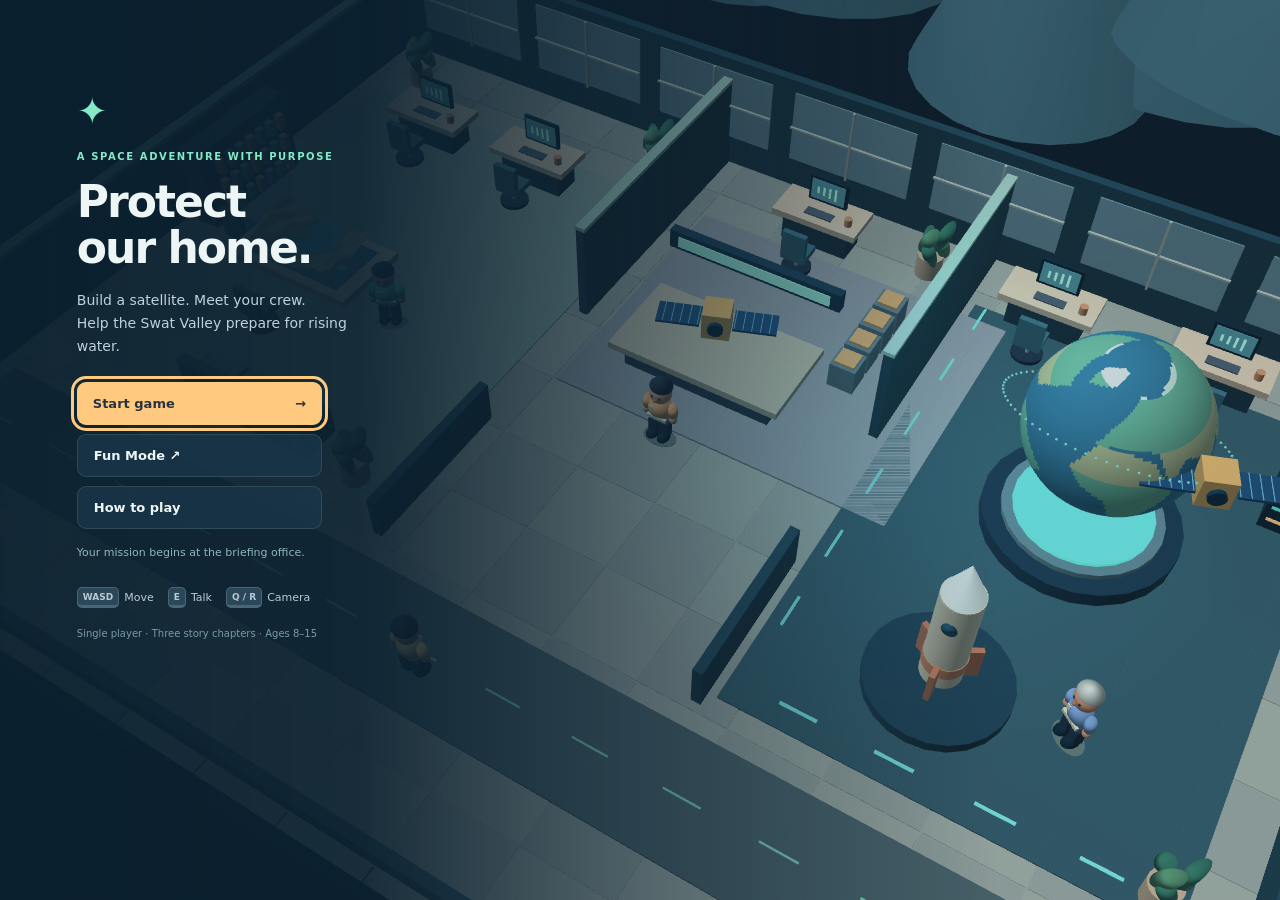
<file: mission-centre-3d/PLAY.html>
<!doctype html>
<html lang="en"><head><meta charset="utf-8"><meta name="viewport" content="width=device-width,initial-scale=1"><meta name="theme-color" content="#122333"><title>Protect Our Home — Mission Centre 3D</title><style>:root{font-family:Nunito,system-ui,sans-serif;color:#eaf6fc;color-scheme:dark;background:#142632;--mint:#83e9c6;--gold:#ffc980;--panel:#122a3bed}
*{box-sizing:border-box}body{margin:0;overflow:hidden}button,a{font:inherit}button{color:inherit;background:#1a3549d9;border:1px solid #87aeb332;border-radius:10px;padding:10px 15px;font-weight:800;cursor:pointer;transition:background .15s,transform .15s}button:hover{background:#356075;transform:translateY(-1px)}button:disabled{opacity:.5;cursor:default;transform:none}button:focus-visible,a:focus-visible,canvas:focus-visible{outline:3px solid var(--gold);outline-offset:3px}#world{position:fixed;inset:0;width:100%;height:100%;display:block;outline:none;touch-action:none}
header{position:fixed;top:0;left:0;right:0;padding:24px 30px;display:flex;align-items:center;justify-content:space-between;background:linear-gradient(#0d2536d9,transparent);pointer-events:none;z-index:2}.brand,.top-actions{pointer-events:auto}.brand{display:flex;gap:10px;align-items:center;color:white;text-decoration:none;font-size:14px;font-weight:900;letter-spacing:.12em}.brand>span{font-size:36px;color:var(--mint)}.brand small{display:block;font-size:9px;letter-spacing:.19em;color:#a9c3cc;margin-top:4px}.top-actions{display:flex;gap:8px}.top-actions button{font-size:12px;background:#132d3caa}
.quest{position:fixed;top:106px;left:30px;width:260px;padding:21px 23px;background:linear-gradient(130deg,#17374aee,#102b3bca);border:1px solid #b4e5e42b;border-radius:17px;box-shadow:0 14px 50px #0717242b;pointer-events:none}.eyebrow{font-size:10px;letter-spacing:.16em;color:var(--mint);font-weight:900}.quest h1{font-size:28px;line-height:1.07;margin:10px 0;letter-spacing:-.04em}.quest p{font-size:13px;line-height:1.5;color:#d5e4e9;margin:9px 0 14px}.quest small{font-size:10px;color:#a4c2cc}.progress{height:3px;background:#58798a55;border-radius:9px;margin-bottom:10px;overflow:hidden}.progress i{display:block;width:8%;height:100%;background:var(--mint);transition:width .6s}
.location{position:fixed;bottom:118px;left:30px;display:flex;align-items:center;gap:8px;font-size:10px;letter-spacing:.15em;font-weight:900;text-shadow:0 2px 10px #091a2c}.live{width:6px;height:6px;background:var(--mint);border-radius:50%}.version{color:#9bb9c3;margin-left:12px}
.bottom{position:fixed;bottom:63px;left:30px;right:30px;display:flex;justify-content:space-between;align-items:center;gap:12px}.keyguide{display:flex;align-items:center;gap:4px;padding:9px 12px;background:#102938cf;border:1px solid #ffffff20;border-radius:9px;font-size:11px}.keyguide span{margin:0 8px 0 2px;color:#c1d5da}kbd{display:grid;place-items:center;background:#2b485a;border:1px solid #8eb1bb48;border-bottom-width:3px;min-width:21px;height:25px;border-radius:5px;font:800 10px Nunito,system-ui}#interact{background:var(--gold);color:#2b3340;min-width:235px;box-shadow:0 5px 20px #0d1a2455}#interact:disabled{background:#203d4beb;color:#bfd1d6;opacity:1}.zoom{display:flex;gap:5px}.zoom button{padding:8px 13px}
.destinations{position:fixed;bottom:16px;left:50%;transform:translateX(-50%);display:flex;gap:8px;white-space:nowrap}.destinations button{font-size:11px;padding:7px 15px;border-radius:20px;background:#193444db}.destinations button.active{border-color:#80e4c1;color:#aef8d7}
.label{position:fixed;transform:translate(-50%,-100%);pointer-events:none;white-space:nowrap;text-align:center;color:white;font-size:11px;text-shadow:0 1px 4px #06151e}.label strong{display:block;background:#142b39d9;padding:4px 10px;border-radius:8px}.label small{display:block;font-size:9px;color:#d8eae7}.label .diamond{display:block;font-size:25px;color:#ffcf80;line-height:1.5;filter:drop-shadow(0 0 7px #ffc66b88);animation:float 1.8s ease-in-out infinite}@keyframes float{50%{transform:translateY(-5px)}}#toast{position:fixed;top:85px;left:50%;transform:translateX(-50%);background:#153a42ee;color:#c8ffe6;border:1px solid #75c9b4;padding:10px 18px;border-radius:10px;opacity:0;pointer-events:none;font-size:13px;transition:opacity .2s}#toast.visible{opacity:1}
dialog{border:1px solid #6894a36b;background:linear-gradient(145deg,#1e4053,#102839);color:#eef8fa;border-radius:22px;padding:29px;width:min(700px,calc(100% - 30px));max-height:87vh;box-shadow:0 30px 120px #0009}dialog::backdrop{background:#07172580;backdrop-filter:blur(5px)}.close{position:absolute;top:12px;right:12px;border:0;background:transparent;font-size:24px;line-height:1;padding:5px 10px}dialog h2{font-size:30px;letter-spacing:-.035em;margin:8px 0 14px}dialog p{line-height:1.6;font-size:14px;color:#cbdde4}dialog .lead{font-size:17px;color:#f1f8f6}.portrait{width:56px;height:56px;border-radius:50%;display:grid;place-items:center;background:#5ec5ac;color:#173a48;font-size:25px;font-weight:900;float:left;margin-right:14px;box-shadow:inset 0 0 0 5px #ffffff2c}.speaker{min-height:64px;margin-bottom:20px}.speaker h2{font-size:23px;margin:4px 0}.primary{background:var(--gold);color:#283340;border:0}.row{display:flex;gap:9px;align-items:center;flex-wrap:wrap;margin-top:18px}.stats{display:grid;grid-template-columns:repeat(3,1fr);gap:9px;margin:18px 0}.stats div{background:#0b223388;border-radius:10px;padding:11px}.stats small{display:block;color:#95b5c2;font-size:10px}.stats strong{display:block;margin-top:4px;font-size:18px}.parts{display:grid;grid-template-columns:1fr 1fr;gap:9px}.parts button{text-align:left;font-size:12px;padding:12px}.parts button strong,.parts button small{display:block}.parts small{font-size:10px;color:#aac6cd;margin-top:4px}.parts .chosen{border-color:var(--mint);background:#23605b77}.hint{border-left:2px solid var(--mint);padding-left:12px;font-size:12px}.warning{color:#ffb08f}.map-controls{display:flex;gap:6px}.map-controls button{font-size:11px;padding:7px 10px}.map-controls .selected{background:#72cfb2;color:#163641}#dem{width:100%;height:auto;border-radius:12px;background:#091e30}input[type=range]{width:100%;accent-color:var(--mint)}.readout{font-size:11px;color:var(--mint)}#touch{display:none}
#cinematic{position:fixed;inset:0;pointer-events:none;background:linear-gradient(#071523ab,transparent 40%,transparent 70%,#071523c9);z-index:5;text-align:center}#cinematic>div{position:absolute;bottom:8%;left:20%;right:20%}#cinematic h2{font-size:48px;margin:10px 0}#cinematic p{color:#d9e8ef}#cinematic button{pointer-events:auto}#fallback{position:fixed;inset:0;z-index:100;background:#102a3b;padding:10vw}
@media(max-width:850px){header{padding:17px}.quest{left:17px;top:85px;width:213px;padding:15px}.quest h1{font-size:23px}.keyguide{display:none}.bottom{left:17px;right:17px;bottom:65px}.location{left:17px}.zoom #overview{display:none}.brand{font-size:11px}.top-actions button{padding:7px;font-size:10px}}
@media(pointer:coarse){#touch{position:fixed;display:grid;grid-template-columns:repeat(3,40px);gap:4px;bottom:130px;left:17px}#touch button{padding:8px;touch-action:none}#touch button:first-child{grid-column:2}#touch button:nth-child(2){grid-column:1}}
@media(max-width:540px){.quest{top:76px;width:185px}.quest h1{font-size:21px}.quest p{font-size:11px}.quest small{display:none}.brand small{font-size:7px}.top-actions{gap:3px}#reset{display:none}.destinations{gap:4px}.destinations button{padding:7px 9px;font-size:10px}#interact{min-width:0;flex:1;font-size:12px}.location{bottom:119px}.parts{grid-template-columns:1fr}.stats strong{font-size:16px}.stats div{padding:8px}dialog{padding:23px}.version{display:none}}
@media(prefers-reduced-motion:reduce){*{animation:none!important;transition:none!important}}
.portrait{overflow:hidden;width:70px;height:70px;margin-right:17px}.portrait svg{width:100%;height:100%;animation:portrait-idle 3s ease-in-out infinite}.portrait-eyes{transform-origin:40px 35px;animation:blink 4.5s infinite}@keyframes blink{0%,44%,48%,100%{transform:scaleY(1)}46%{transform:scaleY(.1)}}@keyframes portrait-idle{50%{transform:translateY(2px) rotate(2deg)}}
dialog::backdrop{background:#07172548;backdrop-filter:none}
@media(min-width:1050px){dialog{margin:auto 3vw 10vh auto;width:590px;max-height:79vh}body:has(dialog[open]) .quest{opacity:.3}}
.cinema-mode .quest,.cinema-mode header,.cinema-mode .bottom,.cinema-mode .location,.cinema-mode .destinations,.cinema-mode #npc-labels,.cinema-mode #touch{visibility:hidden}
/* Compact in-game interface; the scene stays the visual focus. */
header{padding:15px 20px}.brand{font-size:11px;letter-spacing:.09em}.brand>span{font-size:25px}.brand small{font-size:8px}.top-actions{gap:5px}.top-actions button{font-size:11px;padding:8px 10px}
.quest{top:74px;left:20px;width:210px;padding:13px 15px;border-radius:12px;background:#143244d9}.quest h1{font-size:19px;line-height:1.15;margin:7px 0}.quest p{font-size:12px;line-height:1.45;margin:7px 0 10px}.quest small{font-size:10px}.eyebrow{font-size:9px}.progress{margin-bottom:7px}
.bottom{left:20px;right:20px;bottom:54px;gap:9px}.keyguide{padding:6px 8px;font-size:10px}.keyguide span{margin-right:5px}kbd{min-width:18px;height:21px;font-size:9px}.zoom button{font-size:11px;padding:8px 10px}#interact{min-width:195px;font-size:12px;padding:9px 12px}.location{left:20px;bottom:101px;font-size:9px}.version{display:none}.destinations{bottom:13px;gap:6px}.destinations button{font-size:11px;padding:6px 12px}
.label{font-size:10px}.label strong{padding:3px 8px}.label small{display:none}.label.nearby small{display:block;font-size:9px}.label .diamond{font-size:18px;line-height:1.3}.room-label{display:none}
dialog:not(#start-screen){width:min(460px,calc(100% - 28px));padding:20px;border-radius:16px;max-height:74vh;margin:auto 20px 105px auto}dialog:not(#start-screen) h2{font-size:21px;margin:5px 0 11px}dialog p{font-size:12px;line-height:1.55;margin:10px 0}dialog .lead{font-size:14px;line-height:1.5}dialog button{font-size:12px;padding:9px 12px}.speaker{min-height:48px;margin-bottom:14px}.speaker h2{font-size:19px!important}.portrait{width:48px;height:48px;margin-right:12px}.stats{gap:7px;margin:12px 0}.stats div{padding:9px}.stats strong{font-size:16px}.stats small{font-size:10px}.row{gap:7px;margin-top:13px}.parts button{padding:10px;font-size:12px}.parts small{font-size:11px;line-height:1.4}.hint{font-size:12px}.close{top:9px;right:9px!important;min-width:32px;min-height:32px}#toast{top:70px;font-size:12px;padding:8px 13px}
#cinematic h2{font-size:30px;margin:7px 0}#cinematic p{font-size:13px}#cinematic>div{bottom:6%}
.hud-hidden .quest,.hud-hidden .location,.hud-hidden #npc-labels,.hud-hidden .keyguide,.hud-hidden .destinations{visibility:hidden}
.menu-open header,.menu-open .quest,.menu-open .location,.menu-open #npc-labels,.menu-open .bottom,.menu-open .destinations,.menu-open #touch,.menu-open #toast{visibility:hidden}
#start-screen{position:fixed;inset:0;width:100%;max-width:none;height:100%;max-height:none;margin:0;padding:0;border:0;border-radius:0;box-shadow:none;background:linear-gradient(90deg,#0b202ff2 0%,#0b202fe8 28%,#0b202f88 48%,#0b202f12 78%);overflow:auto;color:#edf6f5}
#start-screen::backdrop{background:#07172520;backdrop-filter:none}.start-content{width:350px;max-width:calc(100% - 44px);margin:clamp(32px,10vh,90px) 0 30px clamp(24px,6vw,90px)}.start-mark{font-size:37px;color:var(--mint);display:block;margin-bottom:16px}.start-content .eyebrow{font-size:10px;letter-spacing:.16em}.start-content h1{font-size:44px;line-height:1.05;letter-spacing:-.045em;margin:14px 0 18px;font-weight:900}.start-description{font-size:14px!important;line-height:1.65!important;color:#bdd2db;max-width:310px}.start-actions{display:flex;flex-direction:column;align-items:stretch;gap:9px;width:245px;max-width:100%;margin:24px 0 15px}.start-actions button{font-size:13px;padding:12px 16px;text-align:left;border-radius:9px;min-height:43px}.start-actions .primary{display:flex;justify-content:space-between;align-items:center}.start-actions button[hidden]{display:none}.save-summary{font-size:11px!important;color:#90b6ba!important;max-width:300px}.start-controls{display:flex;gap:14px;margin-top:26px;color:#b6cbd2;font-size:11px}.start-controls span{display:flex;align-items:center;gap:5px}.start-controls kbd{display:inline-grid;padding:0 5px}.start-footer{font-size:10px!important;color:#789ba8!important;margin-top:18px!important}
@media(max-width:850px){header{padding:12px 14px}.quest{top:67px;left:14px;width:190px}.quest h1{font-size:18px}.bottom{left:14px;right:14px}.keyguide{display:none}.location{left:14px}.top-actions button{padding:8px}.brand small{display:none}dialog:not(#start-screen){margin:auto 14px 101px auto}}
@media(max-width:540px){.brand div{display:none}.brand>span{font-size:24px}.quest{top:62px;width:178px;padding:10px 12px}.quest h1{font-size:17px}.quest p{font-size:12px}.quest small{display:none}.top-actions button{font-size:10px}.destinations button{padding:7px 8px;font-size:10px}.bottom{gap:6px}#interact{min-width:0;font-size:11px}.zoom button{padding:8px 10px}.location{bottom:99px}.parts{grid-template-columns:1fr 1fr}.parts button{font-size:11px}.parts small{font-size:10px}.stats strong{font-size:14px}dialog:not(#start-screen){max-height:68vh;margin:auto auto 101px}.start-content{margin:40px 24px 25px}.start-content h1{font-size:38px}.start-content .eyebrow{font-size:9px}#start-screen{background:linear-gradient(90deg,#0b202ff5,#0b202fb0)}.start-controls{gap:10px}.start-mark{margin-bottom:12px}.start-actions{margin-top:20px}.start-footer{max-width:260px}.start-description{font-size:13px!important}}
#start-screen #reset:not([hidden]){display:block}
.cubesat-guide {
  margin-top: 14px;
  padding: 10px 12px;
  border: 1px solid #83e9c64d;
  border-radius: 8px;
  background: #102838;
}
.cubesat-guide summary {
  color: #83e9c6;
  font-size: 12px;
  font-weight: 750;
  cursor: pointer;
}
.cubesat-guide dl { margin: 10px 0; font-size: 12px; line-height: 1.55; }
.cubesat-guide dt { font-weight: 750; }
.cubesat-guide dd { margin: 2px 0 8px; color: #c9dae3; }
.cubesat-guide .cubesat-source { color: #b7cdd8; }
.cubesat-guide a { color: #83e9c6; font-size: 12px; }
.cubesat-guide :focus-visible { outline: 2px solid #ffc980; outline-offset: 3px; }
.cubesat-link { color: var(--mint); text-underline-offset: 2px; }
.flight-checks { list-style: none; padding: 0; margin: 12px 0; }
.flight-checks li {
  display: flex;
  flex-wrap: wrap;
  align-items: center;
  gap: 8px;
  justify-content: space-between;
  border-top: 1px solid #83e9c633;
  padding: 8px 0;
  font-size: 12px;
}
.flight-checks li div { flex: 1 1 140px; }
.flight-checks small { display: block; margin-top: 3px; color: #c9dae3; }
.pass-plan { padding-left: 24px; font-size: 12px; line-height: 1.7; }
.flight-log { width: 100%; border-collapse: collapse; font-size: 11px; text-align: left; }
.flight-log caption { text-align: left; margin: 8px 0 4px; font-size: 12px; }
.flight-log th, .flight-log td { padding: 6px 4px; border-bottom: 1px solid #83e9c633; }
#menu-intro, .menu-scrim { position: fixed; inset: 0; width: 100%; height: 100%; pointer-events: none; }
#menu-intro { object-fit: cover; visibility: hidden; }
.menu-scrim {
  background: linear-gradient(90deg, #081828f5 0%, #081828de 22%, #0818288a 43%, #08182822 72%, #0818281c 100%);
  opacity: 0;
  transition: opacity .65s ease;
}
#start-screen.has-intro-image #menu-intro { visibility: visible; }
#start-screen.has-intro-image:not(.intro-playing) .menu-scrim { opacity: 1; }
#start-screen.intro-playing { background: #071321; overflow: hidden; }
#start-screen .start-content {
  position: relative;
  transition: opacity .55s ease .12s, transform .65s ease .12s, visibility 0s;
}
#start-screen.intro-playing .start-content {
  opacity: 0;
  transform: translateY(12px);
  visibility: hidden;
  transition: none;
}
#skip-intro {
  position: fixed;
  right: max(18px, env(safe-area-inset-right));
  bottom: max(18px, env(safe-area-inset-bottom));
  background: #081828df;
  min-height: 44px;
  padding: 11px 16px;
}
#skip-intro:hover { background: #21455e; }
@media (max-width: 540px) {
  .menu-scrim { background: linear-gradient(90deg, #081828ea, #0818288a 72%, #08182858); }
}
@media (prefers-reduced-motion: reduce) {
  #start-screen .start-content, .menu-scrim { transition: none; }
}
@media(max-height:600px){.start-content{margin-top:22px}.start-mark{display:none}.start-content h1{font-size:32px;margin:8px 0}.start-actions{margin:14px 0 10px;gap:6px}.start-controls{margin-top:14px}.start-footer{margin-top:10px!important}}
</style></head>
<body class="menu-open">
<canvas id="world" tabindex="0" aria-label="3D mission centre. WASD moves, E interacts, Q and R rotate the camera."></canvas>
<header><a class="brand" href="#"><span>✦</span><div>PROTECT OUR HOME<small>SWAT • MISSION CENTRE</small></div></a><div class="top-actions"><button id="sound">Sound off</button><button id="hud-toggle" aria-pressed="false">Hide HUD</button><button id="help">Controls</button><button id="menu">Menu</button></div></header>
<aside class="quest"><span class="eyebrow" id="chapter">CHAPTER 01 / 03</span><h1 id="mission-title">Before the rain</h1><p id="objective">Meet Ayla in the briefing office.</p><div class="progress"><i id="progress-fill"></i></div><small id="status">Your first day as mission commander</small></aside>
<div class="location"><span class="live"></span><span id="room-name">MISSION CENTRE</span><span class="version">3D EDITION</span></div>
<div id="npc-labels"></div>
<div class="bottom"><div class="keyguide"><kbd>W</kbd><kbd>A</kbd><kbd>S</kbd><kbd>D</kbd><span>Move</span><kbd>E</kbd><span>Interact</span><kbd>Q</kbd><kbd>R</kbd><span>Rotate</span></div><button id="interact" disabled>Walk up to a crew member</button><div class="zoom"><button id="zoom-in" aria-label="Zoom in">+</button><button id="zoom-out" aria-label="Zoom out">−</button><button id="overview">Follow player</button></div></div>
<div id="touch"><button data-dir="up">↑</button><button data-dir="left">←</button><button data-dir="down">↓</button><button data-dir="right">→</button></div>
<nav class="destinations" aria-label="Walk to room"><button data-destination="0">① Briefing office</button><button data-destination="1">② Engineering</button><button data-destination="2">③ Space room</button></nav>
<div id="toast" role="status"></div>
<dialog id="start-screen" aria-labelledby="start-title">
<video id="menu-intro" preload="none" data-src="assets/mission-intro.mp4" muted playsinline aria-hidden="true"></video>
<div class="menu-scrim" aria-hidden="true"></div>
<button type="button" id="skip-intro" hidden>Skip intro <span aria-hidden="true">→</span></button>
<div class="start-content"><span class="start-mark" aria-hidden="true">✦</span><p class="eyebrow">A SPACE ADVENTURE WITH PURPOSE</p><h1 id="start-title">Protect<br>our home.</h1><p class="start-description">Build a satellite. Meet your crew.<br>Help the Swat Valley prepare for rising water.</p><div class="start-actions"><button id="start-game" class="primary">Start game <span aria-hidden="true">→</span></button><button id="reset" hidden>New campaign</button><button id="fun-mode" onclick="location.href='fun-mode/index.html'">Fun Mode <span aria-hidden="true">↗</span></button><button id="start-help">How to play</button></div><p id="save-summary" class="save-summary">Your mission begins at the briefing office.</p><div class="start-controls"><span><kbd>WASD</kbd> Move</span><span><kbd>E</kbd> Talk</span><span><kbd>Q / R</kbd> Camera</span></div><p class="start-footer">Single player · Three story chapters · Ages 8–15</p></div>
</dialog>
<dialog id="panel"><button class="close" aria-label="Close dialogue">×</button><div id="panel-content"></div></dialog>
<div id="cinematic" hidden><div><p class="eyebrow">FLIGHT DIRECTOR · HAMZA</p><h2>We have liftoff.</h2><p>One small satellite. A clearer picture for home.</p><button id="skip">Continue to orbit</button></div></div>
<div id="fallback" hidden><h1>3D rendering is unavailable</h1><p>Open this game in Chrome or Edge with hardware acceleration enabled.</p></div>
<script>'use strict';
(()=>{
const canvas=document.querySelector('#world'),gl=canvas.getContext('webgl',{antialias:true,alpha:false});
if(!gl){document.querySelector('#fallback').hidden=false;return;}
const reduced=matchMedia('(prefers-reduced-motion: reduce)').matches;
const vertex=`attribute vec3 position;attribute vec3 normal;uniform mat4 model;uniform mat4 viewProjection;varying vec3 vNormal;varying vec3 vPosition;void main(){vec4 world=model*vec4(position,1.);vPosition=world.xyz;vNormal=normalize(mat3(model)*normal);gl_Position=viewProjection*world;}`;
const fragment=`precision mediump float;varying vec3 vNormal;varying vec3 vPosition;uniform vec3 color;uniform float glow;uniform vec3 eye;void main(){vec3 n=normalize(vNormal);vec3 sun=normalize(vec3(-.5,1.,.4));float diffuse=max(dot(n,sun),0.);float hemisphere=.55+.45*n.y;vec3 c=color*(.30+diffuse*.54+hemisphere*.28);float rim=pow(1.-max(dot(n,normalize(eye-vPosition)),0.),3.);c+=vec3(.20,.37,.40)*rim*.22;float localLight=max(0.,1.-length(vPosition-vec3(5.,3.,-3.))/8.);c+=color*vec3(.04,.22,.25)*localLight;c=mix(c,color*1.23,glow);float fog=clamp((length(eye-vPosition)-30.)/70.,0.,.4);gl_FragColor=vec4(mix(c,vec3(.07,.13,.19),fog),1.);}`;
function shader(type,source){const s=gl.createShader(type);gl.shaderSource(s,source);gl.compileShader(s);if(!gl.getShaderParameter(s,gl.COMPILE_STATUS))throw Error(gl.getShaderInfoLog(s));return s;}
const program=gl.createProgram();gl.attachShader(program,shader(gl.VERTEX_SHADER,vertex));gl.attachShader(program,shader(gl.FRAGMENT_SHADER,fragment));gl.linkProgram(program);gl.useProgram(program);
const locations={};for(const name of ['model','viewProjection','color','glow','eye'])locations[name]=gl.getUniformLocation(program,name);
const positionLocation=gl.getAttribLocation(program,'position'),normalLocation=gl.getAttribLocation(program,'normal');
gl.enable(gl.DEPTH_TEST);gl.enable(gl.CULL_FACE);gl.clearColor(.065,.12,.17,1);
const identity=()=>new Float32Array([1,0,0,0,0,1,0,0,0,0,1,0,0,0,0,1]);
function multiply(a,b){const out=new Float32Array(16);for(let c=0;c<4;c++)for(let r=0;r<4;r++)for(let k=0;k<4;k++)out[c*4+r]+=a[k*4+r]*b[c*4+k];return out;}
function transform(x,y,z,sx=1,sy=1,sz=1,ry=0,rx=0,rz=0){
  const c=Math.cos(ry),s=Math.sin(ry),cx=Math.cos(rx),ss=Math.sin(rx),cz=Math.cos(rz),zs=Math.sin(rz);
  const translation=identity();translation[12]=x;translation[13]=y;translation[14]=z;
  const yaw=new Float32Array([c,0,-s,0,0,1,0,0,s,0,c,0,0,0,0,1]);
  const pitch=new Float32Array([1,0,0,0,0,cx,ss,0,0,-ss,cx,0,0,0,0,1]);
  const roll=new Float32Array([cz,zs,0,0,-zs,cz,0,0,0,0,1,0,0,0,0,1]);
  const scale=identity();scale[0]=sx;scale[5]=sy;scale[10]=sz;
  return multiply(translation,multiply(yaw,multiply(pitch,multiply(roll,scale))));
}
const subtract=(a,b)=>a.map((v,i)=>v-b[i]);
const normalize=a=>{const d=Math.hypot(...a);return a.map(v=>v/(d||1));};
const cross=(a,b)=>[a[1]*b[2]-a[2]*b[1],a[2]*b[0]-a[0]*b[2],a[0]*b[1]-a[1]*b[0]];
const dot=(a,b)=>a.reduce((s,v,i)=>s+v*b[i],0);
function lookAt(eye,target){const z=normalize(subtract(eye,target)),x=normalize(cross([0,1,0],z)),y=cross(z,x);return new Float32Array([x[0],y[0],z[0],0,x[1],y[1],z[1],0,x[2],y[2],z[2],0,-dot(x,eye),-dot(y,eye),-dot(z,eye),1]);}
function perspective(aspect){const f=1/Math.tan(.64/2),near=.1,far=150;return new Float32Array([f/aspect,0,0,0,0,f,0,0,0,0,(far+near)/(near-far),-1,0,0,2*far*near/(near-far),0]);}
function mesh(vertices,normals){const buffers=[vertices,normals].map(data=>{const b=gl.createBuffer();gl.bindBuffer(gl.ARRAY_BUFFER,b);gl.bufferData(gl.ARRAY_BUFFER,new Float32Array(data),gl.STATIC_DRAW);return b;});return {buffers,count:vertices.length/3};}
const shapes={};
{
  const vertices=[],normals=[];
  const faces=[[[1,0,0],[[.5,-.5,-.5],[.5,.5,-.5],[.5,.5,.5],[.5,-.5,.5]]],[[-1,0,0],[[-.5,-.5,.5],[-.5,.5,.5],[-.5,.5,-.5],[-.5,-.5,-.5]]],[[0,1,0],[[-.5,.5,-.5],[-.5,.5,.5],[.5,.5,.5],[.5,.5,-.5]]],[[0,-1,0],[[-.5,-.5,.5],[-.5,-.5,-.5],[.5,-.5,-.5],[.5,-.5,.5]]],[[0,0,1],[[-.5,-.5,.5],[.5,-.5,.5],[.5,.5,.5],[-.5,.5,.5]]],[[0,0,-1],[[.5,-.5,-.5],[-.5,-.5,-.5],[-.5,.5,-.5],[.5,.5,-.5]]]];
  for(const [normal,points] of faces)for(const i of [0,1,2,0,2,3]){vertices.push(...points[i]);normals.push(...normal);}
  shapes.box=mesh(vertices,normals);
}
function sphereMesh(segments=24,rings=16){
  const vertices=[],normals=[];
  const point=(i,j)=>{const latitude=i/rings*Math.PI,longitude=j/segments*Math.PI*2;return [Math.sin(latitude)*Math.cos(longitude),Math.cos(latitude),Math.sin(latitude)*Math.sin(longitude)];};
  for(let i=0;i<rings;i++)for(let j=0;j<segments;j++){
    const points=[point(i,j),point(i+1,j),point(i+1,j+1),point(i,j+1)];
    for(const k of [0,2,1,0,3,2]){vertices.push(...points[k]);normals.push(...points[k]);}
  }
  return mesh(vertices,normals);
}
shapes.sphere=sphereMesh();shapes.globe=sphereMesh(64,40);
function cylinderMesh(top=1,segments=24){
  const vertices=[],normals=[];
  function tri(points,ns){for(let i=0;i<3;i++){vertices.push(...points[i]);normals.push(...ns[i]);}}
  for(let j=0;j<segments;j++){
    const a=j/segments*Math.PI*2,b=(j+1)/segments*Math.PI*2;
    const p=[Math.cos(a),-.5,Math.sin(a)],q=[Math.cos(b),-.5,Math.sin(b)],r=[Math.cos(b)*top,.5,Math.sin(b)*top],s=[Math.cos(a)*top,.5,Math.sin(a)*top];
    const na=normalize([Math.cos(a),1-top,Math.sin(a)]),nb=normalize([Math.cos(b),1-top,Math.sin(b)]);
    tri([p,r,q],[na,nb,nb]);tri([p,s,r],[na,na,nb]);tri([[0,.5,0],r,s],[[0,1,0],[0,1,0],[0,1,0]]);tri([[0,-.5,0],p,q],[[0,-1,0],[0,-1,0],[0,-1,0]]);
  }
  return mesh(vertices,normals);
}
shapes.cylinder=cylinderMesh();shapes.cone=cylinderMesh(0);
const colors=new Map();
function rgb(hex){if(colors.has(hex))return colors.get(hex);const v=parseInt(hex.slice(1),16),c=[(v>>16&255)/255,(v>>8&255)/255,(v&255)/255];colors.set(hex,c);return c;}
let lastShape;
function draw(shape,matrix,color,glow=0){
  const geometry=shapes[shape];
  if(lastShape!==shape){for(let i=0;i<2;i++){gl.bindBuffer(gl.ARRAY_BUFFER,geometry.buffers[i]);const location=i?normalLocation:positionLocation;gl.enableVertexAttribArray(location);gl.vertexAttribPointer(location,3,gl.FLOAT,false,0,0);}lastShape=shape;}
  gl.uniformMatrix4fv(locations.model,false,matrix);gl.uniform3fv(locations.color,rgb(color));gl.uniform1f(locations.glow,glow);gl.drawArrays(gl.TRIANGLES,0,geometry.count);
}
const staticObjects=[],colliders=[];
function object(shape,x,y,z,sx,sy,sz,color,ry=0,rx=0,rz=0,glow=0){
  staticObjects.push({shape,matrix:transform(x,y,z,sx,sy,sz,ry,rx,rz),color,glow,x,y,z,sx,sy,sz,ry,rx,rz});}
const box=(x,y,z,w,h,d,color,rotation=0,glow=0)=>object('box',x,y,z,w,h,d,color,rotation,0,0,glow);
const ball=(x,y,z,r,color)=>object('sphere',x,y,z,r,r,r,color);
function collider(x,z,w,d){colliders.push({x,z,w:w/2+.26,d:d/2+.26});}
const palette={floor:'#aab7af',wall:'#285061',trim:'#d8e4d5',teal:'#55cdb8',dark:'#183648',gold:'#eab67b'};
// The architecture is a roofless interior with lowered foreground walls.
box(0,-.55,0,30,1.05,22,'#1b3348');box(0,-.08,0,29.3,.12,21.3,palette.floor);
for(let x=-14;x<15;x+=2)for(let z=-10;z<11;z+=2)box(x,.005,z,1.97,.015,1.97,((x+z)%4===0)?'#a3b2ac':'#acbab1');
box(-9,.02,-2,10,.05,12,'#99b8ad');box(1.3,.02,-4.5,8.4,.05,7,'#9ba8b0');box(9,.02,-2,9,.05,13,'#3a6370');
box(0,.03,6.7,28,.06,2.6,'#536d73');
for(let x=-13;x<=13;x+=2)box(x,.07,6.7,.8,.03,.04,'#8cdcc5',0,.4);
box(0,1.6,-10.5,29.4,3.2,.25,palette.wall);collider(0,-10.5,29.4,.25);
box(-14.6,1.2,0,.25,2.4,21,palette.wall);box(14.6,.8,0,.25,1.6,21,palette.wall);
box(0,.24,10.5,29.4,.48,.25,'#416574');box(-14.6,2.45,0,.3,.12,21,'#8edac3');
for(const x of [-3.6,4.2]){box(x,1.3,-6.8,.22,2.6,7.2,palette.wall);box(x,.55,2.8,.22,1.1,4,palette.wall);collider(x,-6.8,.22,7.2);collider(x,2.8,.22,4);box(x,2.65,-6.8,.27,.1,7.2,'#b1ded1');}
// Windows, mullions and mountains visible through the space room.
for(let x=-12;x<14;x+=4){
  box(x,1.9,-10.31,3.35,2.0,.04,'#739dad',0,.2);
  box(x,1.9,-10.24,.06,2.05,.08,'#bed4cc');box(x,1.9,-10.23,3.4,.05,.07,'#bed4cc');
}
for(let i=0;i<12;i++){object('cone',-23+i*4,2.3+(i%3),-23-(i%2)*3,4+i%3,8+i%4,4,'#487582');}
// Office desks, terminal screens and task lamps.
function desk(x,z,rotation=0){
  box(x,.9,z,2.3,.17,1.15,'#eadbc0',rotation);box(x,.45,z,1.8,.8,.78,'#254758',rotation);collider(x,z,2.3,1.2);
  box(x,1.38,z-.29,1.05,.72,.09,'#163142',rotation);box(x,1.39,z-.225,.92,.58,.02,'#559aa4',rotation,.5);
  for(let i=0;i<4;i++)box(x-.26+i*.16,1.39,z-.205,.06,.19+i*.055,.015,'#a2e7d3',rotation,.8);
  box(x,.997,z+.2,.75,.04,.27,'#526676',rotation);
  object('cylinder',x+.8,1.07,z+.2,.1,.25,.1,'#e0a276');
}
function chair(x,z){
  object('cylinder',x,.1,z,.38,.1,.38,'#22384a');object('cylinder',x,.32,z,.055,.45,.055,'#a1b9bd');
  box(x,.58,z,.65,.16,.65,'#417888');box(x,.99,z+.28,.64,.72,.15,'#417888');
}
desk(-11,-7);desk(-7.5,-7);chair(-11,-5.85);chair(-7.5,-5.85);
box(-10,.8,-.8,3.7,.19,2.1,'#e8ddbf');collider(-10,-.8,3.7,2.1);
box(-10,.9,-.8,2.9,.025,1.6,'#427f88');
for(let i=0;i<8;i++)box(-11.1+i*.31,.93,-.9+Math.sin(i)*.35,.22,.03,.18,'#88c9ab');
chair(-10,1.2);chair(-12.3,-.8);
// Office bookcase, sofa, plants, shelves.
box(-13.8,1.15,-2.5,.65,2.3,3.2,'#355967');
for(let j=0;j<3;j++)for(let k=0;k<7;k++)box(-13.39,.4+j*.65,-3.7+k*.37,.2,.42,.19,['#e9b77a','#6fc5b2','#8db4c8'][k%3]);
box(-8,.4,3.5,3.5,.8,1,'#497b79');box(-8,.93,3.86,3.5,.8,.27,'#497b79');collider(-8,3.5,3.5,1);
for(let i=0;i<3;i++)box(-9.1+i*1.1,.87,3.43,1,.1,.75,'#73a69c');
function plant(x,z){
  object('cylinder',x,.32,z,.33,.6,.33,'#d0bca0');
  for(let i=0;i<5;i++)object('sphere',x+Math.sin(i*2)*.24,.8+i*.12,z+Math.cos(i*2)*.2,.18,.46,.14,i%2?'#5d9d79':'#3a806b',i,0,.4);
}
for(const [x,z] of [[-13,-9],[-5,-9],[-5,3.8],[3,-9],[13,-9],[13,4],[-13,8],[13,8]])plant(x,z);
// Engineering room and its spacecraft assembly bench.
desk(.1,-8.7);chair(.1,-7.4);
box(.1,.72,-3.2,4.4,.18,2.4,'#c6c3af');box(.1,.35,-3.2,3.8,.6,1.9,'#314e61');collider(.1,-3.2,4.4,2.4);
for(let i=0;i<4;i++){box(2.9,.37,-6.8+i*.78,.65,.7,.65,'#688897');box(2.9,.76,-6.8+i*.78,.5,.07,.5,'#e8b67b');}
box(.1,1.85,-5,4.5,.5,.24,'#1e4055');box(.1,1.85,-4.85,4,.29,.03,'#93ddcb',0,.6);
// Central globe pedestal and orbital mission consoles.
object('cylinder',9,.2,-3.2,2.1,.4,2.1,'#203e52');object('cylinder',9,.45,-3.2,1.7,.16,1.7,'#658a96');object('cylinder',9,.58,-3.2,1.48,.08,1.48,'#65e0cf',0,0,0,.8);collider(9,-3.2,3.7,3.7);
desk(6.2,-8.7);desk(10.3,-8.7);chair(6.2,-7.5);chair(10.3,-7.5);
box(12.7,1.5,-5.8,.9,3,1.2,'#1b3448');for(let i=0;i<7;i++)box(12.72,.35+i*.37,-5.18,.72,.07,.03,i%3?'#54cebe':'#f1ba79',0,.7);
// Mission room border lights and landing model.
for(let z=-8;z<=3;z+=2)box(4.8,.09,z,.06,.04,.8,'#75ead2',0,.8);
for(let x=6;x<13;x+=2)box(x,.09,4,.8,.04,.06,'#75ead2',0,.8);
object('cylinder',8,.15,2,1.5,.3,1.5,'#24485b');collider(8,2,2.8,2.8);
const roomLabels=[{name:'BRIEFING OFFICE',x:-9,y:.12,z:5,color:'#b7e5d6'},{name:'ENGINEERING',x:.1,y:.12,z:2,color:'#eac99d'},{name:'SPACE ROOM',x:9,y:.12,z:5,color:'#a2d9e9'}];
const crew=[{name:'Ayla',role:'Mission director',x:-7.4,z:-.5,color:'#5ccbb7'},{name:'Zara',role:'Spacecraft engineer',x:.1,z:-.7,color:'#efa86e'},{name:'Hamza',role:'Flight director',x:10.6,z:1.8,color:'#80a9dc'}];
const player={x:-.8,z:7.1,angle:Math.PI,y:0};
let cameraAngle=.55,cameraDistance=30,cameraTarget=[0,0,0],eye=[0,0,0],viewProjection=identity(),follow=false;
let target=null,waypoints=[],nearby=-1,keys=new Set(),moving=false,clock=0,last=performance.now(),frame;
const panel=document.querySelector('#panel'),content=document.querySelector('#panel-content');
const chapters=[{title:'Before the rain',target:'river bend',place:'Swat Valley',story:'Heavy rain is approaching Swat. The response team needs observations of the river bend before the next storm.',water:1.2,goal:12},{title:'The roads home',target:'riverside roads',place:'Swat Valley',story:'The flood is receding. Map the riverside roads so the recovery team can plan its next survey.',water:.7,goal:14},{title:'A shared sky',target:'coastal watershed',place:'Partner coastal watershed',story:'A coastal response team asks for help. Apply what Swat taught you to a new watershed.',water:1.6,goal:15}];
const initial=()=>({version:1,chapter:0,stage:0,allocation:110,config:{radar:false,power:false,radio:false,shield:false},trust:70,turn:0,battery:14,stored:0,science:0,priority:0,points:[],fault:'battery',checks:{},flightLog:[]});
let state=initial(),hasSave=false,menuOpen=true,hasStarted=false,hudHidden=false;
const startScreen=document.querySelector('#start-screen');
const menuIntro=document.querySelector('#menu-intro');
const skipIntro=document.querySelector('#skip-intro');
const startContent=startScreen.querySelector('.start-content');
const startButton=document.querySelector('#start-game');
let introTimer, introState='idle';

function revealStartMenu(){
  if(introState!=='playing')return;
  clearTimeout(introTimer);
  introState='menu';
  menuIntro.pause();
  const restoreFocus=document.activeElement===skipIntro;
  skipIntro.hidden=true;
  startContent.inert=false;
  startScreen.classList.remove('intro-playing');
  if(restoreFocus)startButton.focus({preventScroll:true});
}

function showFinalFrame(){
  if(menuIntro.readyState===0){
    menuIntro.addEventListener('loadedmetadata',showFinalFrame,{once:true});
    return;
  }
  if(Number.isFinite(menuIntro.duration)&&menuIntro.duration>0)
    menuIntro.currentTime=Math.max(0,menuIntro.duration-1);
}

function finishIntroEarly(){
  if(introState!=='playing')return;
  introState='holding';
  menuIntro.pause();
  showFinalFrame();
  if(menuIntro.readyState>0&&Math.abs(menuIntro.currentTime-(menuIntro.duration-1))<.05)
    revealHeldMenu();
}

function revealHeldMenu(){
  if(introState==='holding'){
    introState='playing';
    revealStartMenu();
  }
}

function skipOpening(){
  if(introState!=='playing')return;
  showFinalFrame();
  revealStartMenu();
}

function prepareStartScreen(){
  if(introState!=='idle')return;
  menuIntro.muted=true;
  const useStill=reduced||new URLSearchParams(location.search).has('menu');
  if(useStill){
    introState='menu';
    menuIntro.src=menuIntro.dataset.src;
    menuIntro.preload='auto';
    menuIntro.load();
    showFinalFrame();
    return;
  }
  introState='playing';
  startContent.inert=true;
  startScreen.classList.add('intro-playing');
  skipIntro.hidden=false;
  skipIntro.focus({preventScroll:true});
  menuIntro.src=menuIntro.dataset.src;
  introTimer=setTimeout(skipOpening,14000);
  menuIntro.play().catch(()=>{
    if(introState==='playing')skipOpening();
  });
}

menuIntro.addEventListener('loadeddata',()=>{
  if(introState==='playing')startScreen.classList.add('has-intro-image');
});
menuIntro.addEventListener('seeked',()=>{
  startScreen.classList.add('has-intro-image');
  revealHeldMenu();
});
menuIntro.addEventListener('timeupdate',()=>{
  if(introState==='playing'&&menuIntro.duration>0&&menuIntro.currentTime>=menuIntro.duration-1)
    finishIntroEarly();
});
menuIntro.addEventListener('ended',finishIntroEarly);
menuIntro.addEventListener('error',()=>{
  startScreen.classList.remove('has-intro-image');
  if(introState==='playing')revealStartMenu();
});
skipIntro.addEventListener('click',skipOpening);
try{const saved=JSON.parse(localStorage.getItem('protect-home-3d'));if(saved?.version===1&&Number.isInteger(saved.chapter)&&saved.chapter>=0&&saved.chapter<3&&saved.config&&Number.isInteger(saved.stage)&&saved.stage>=0&&saved.stage<=5){state=saved;hasSave=true;}}catch{}
function save(){try{localStorage.setItem('protect-home-3d',JSON.stringify(state));hasSave=true;}catch{toast('Progress could not be saved on this browser.');}}
function openMenu(){
  if(launchStart!==null)return;
  keys.clear();waypoints=[];target=null;menuOpen=true;window.speechSynthesis?.cancel();
  document.body.classList.add('menu-open');
  document.querySelector('#start-game').innerHTML=(hasStarted?'Resume mission':hasSave?'Continue mission':'Start game')+' <span aria-hidden="true">→</span>';
  document.querySelector('#reset').hidden=!hasSave&&!hasStarted;
  document.querySelector('#save-summary').textContent=hasSave?'Chapter '+(state.chapter+1)+' · '+chapter().title+' · Saved on this device':'Your mission begins at the briefing office.';
  if(!startScreen.open)startScreen.showModal();
  prepareStartScreen();
}
function enterGame(){menuOpen=false;hasStarted=true;startScreen.close();document.body.classList.remove('menu-open');canvas.focus();save();}
const chapter=()=>chapters[state.chapter];
const budget=()=>state.allocation??(110+(state.chapter*5)+(state.trust>=80?5:0));
const cost=()=>78+Number(state.config.radar)*16+Number(state.config.power)*12+Number(state.config.radio)*9+Number(state.config.shield)*8;
const mass=()=>9+Number(state.config.radar)*3+Number(state.config.power)*2+Number(state.config.radio)+Number(state.config.shield)*2;
const batteryMax=()=>state.config.power?22:14;
let audioEnabled=false,audioContext,toastTimer,launchStart=null;
function beep(frequency=600){
  if(!audioEnabled)return;
  try{audioContext??=new (window.AudioContext||window.webkitAudioContext)();audioContext.resume();const o=audioContext.createOscillator(),g=audioContext.createGain();o.frequency.value=frequency;g.gain.setValueAtTime(.045,audioContext.currentTime);g.gain.exponentialRampToValueAtTime(.001,audioContext.currentTime+.15);o.connect(g);g.connect(audioContext.destination);o.start();o.stop(audioContext.currentTime+.16);}catch{}
}
function toast(message){const element=document.querySelector('#toast');element.textContent=message;element.classList.add('visible');clearTimeout(toastTimer);toastTimer=setTimeout(()=>element.classList.remove('visible'),3000);}
function updateHUD(){
  const goals=['Meet Ayla in the briefing office.','Explore the flood model with Ayla.','Build your satellite with Zara.','Complete flight checks with Hamza.','Check in with Hamza and operate the satellite.','Review the mission with Ayla.'];
  document.querySelector('#chapter').textContent='CHAPTER '+String(state.chapter+1).padStart(2,'0')+' / 03';
  document.querySelector('#mission-title').textContent=chapter().title;
  document.querySelector('#objective').textContent=goals[state.stage];
  document.querySelector('#progress-fill').style.width=(8+state.stage*18)+'%';
  document.querySelector('#status').textContent='Agency trust '+state.trust+' · '+(state.stage<4?budget()+' credits allocated':state.science+' / '+chapter().goal+' science delivered');
  document.querySelectorAll('[data-destination]').forEach((el,i)=>el.classList.toggle('active',i===activeCrew()));
}
function activeCrew(){return state.stage<=1||state.stage===5?0:state.stage===2?1:2;}
function narrate(){if(!audioEnabled||!window.speechSynthesis)return;window.speechSynthesis.cancel();const line=content.querySelector('.lead')?.textContent;if(line){const speech=new SpeechSynthesisUtterance(line);speech.rate=.94;window.speechSynthesis.speak(speech);}}
function show(html){keys.clear();waypoints=[];panel.dataset.scene='room';content.innerHTML=html;if(!panel.open)panel.showModal();beep();narrate();}
function speaker(index){const p=crew[index],hair=index===2?'#dce5df':'#273843';return '<div class="speaker"><div class="portrait" style="background:'+p.color+'"><svg viewBox="0 0 80 80" aria-hidden="true"><path d="M10 85Q10 56 40 56Q70 56 70 85" fill="'+p.color+'"/><ellipse cx="40" cy="35" rx="24" ry="28" fill="'+hair+'"/><rect x="34" y="49" width="12" height="15" rx="4" fill="#c78c6d"/><ellipse cx="40" cy="35" rx="20" ry="23" fill="#dba580"/><path d="M19 31Q16 4 41 8Q66 6 62 29L48 18Q37 29 19 31" fill="'+hair+'"/><g class="portrait-eyes" fill="#26394b"><ellipse cx="32" cy="35" rx="2.5" ry="3.2"/><ellipse cx="49" cy="35" rx="2.5" ry="3.2"/></g><path d="M35 47Q41 52 47 46" fill="none" stroke="#8d5348" stroke-width="2" stroke-linecap="round"/><path d="M40 37L38 42H42" fill="none" stroke="#ba7f61" stroke-width="1.5"/><path d="M32 61L40 68L48 61" fill="none" stroke="#e6f3df" stroke-width="3"/></svg></div><span class="eyebrow">'+p.role+'</span><h2>'+p.name+'</h2></div>';}
function button(action,label,primary=false,disabled=false){return '<button data-action="'+action+'" class="'+(primary?'primary':'')+'" '+(disabled?'disabled':'')+'>'+label+'</button>';}
function stats(entries){return '<div class="stats">'+entries.map(([name,value])=>'<div><small>'+name+'</small><strong>'+value+'</strong></div>').join('')+'</div>';}
const cubeSatPdf = 'https://science.nasa.gov/wp-content/uploads/2023/06/nasa_csli_cubesat_101_508.pdf';
function cubeSatSource(page, section) {
  return '<a class="cubesat-link" href="'+cubeSatPdf+'#page='+page+'" target="_blank" rel="noopener noreferrer">NASA CubeSat 101 · '+section+' (PDF)</a>';
}

function missionPlan() {
  return '<details class="cubesat-guide"><summary>Mission plan</summary>'
    +'<p><strong>Target:</strong> '+chapter().target+'. <strong>Success:</strong> deliver '+chapter().goal+' science points to the response team.</p>'
    +'<p><strong>Flight plan:</strong> Select an imaging payload and reserve power for imaging and radio. Verify the design on the ground, deploy from the dispenser, check in with the ground station, then collect and send observations.</p>'
    +'<p>Keep a reserve for unexpected problems. A mission plan helps the team agree on what the satellite must do and how they will tell if it worked.</p>'
    +cubeSatSource(19,'Concept development and funding')+'</details>';
}

const flightChecks = [
  ['fit', 'Dispenser fit', 'Check stowed fit'],
  ['power', 'Power and payload', 'Run bench test'],
  ['link', 'Ground station', 'Test command and reply']
];
const observationEnergy = () => state.config.radar ? 5 : 3;
const solarCharge = () => state.config.power ? 4 : 2;
const downlinkLimit = () => state.config.radio ? 3 : 2;
const dispenserLimit = [36,24,12];
function stowedDimensions() {
  return [34+Number(state.config.radar)*2,22+Number(state.config.power)*2+Number(state.config.shield),11+Number(state.config.radio)];
}
const fitsDispenser = () => stowedDimensions().every((dimension,i) => dimension<=dispenserLimit[i]);
const launchLimitsMet = () => cost()<=budget() && mass()<=16 && fitsDispenser();
const readyToLaunch = () => launchLimitsMet() && flightChecks.every(([id]) => state.checks?.[id]===true);

function designStatus() {
  if(cost()>budget()) return 'Over budget. Remove an upgrade.';
  if(mass()>16) return 'Too heavy for the launcher. Remove an upgrade.';
  if(!fitsDispenser()) return 'Too wide for the dispenser. Choose the larger array or the protected frame.';
  return 'Your design fits the budget, mass and dispenser limits.';
}

function stowedFit() {
  return '<p><strong>Stowed size:</strong> '+stowedDimensions().join(' × ')+' cm. <strong>Game dispenser:</strong> '+dispenserLimit.join(' × ')+' cm (length × width × height).</p>';
}

function launchReview() {
  const checks = flightChecks.map(([id, name, label]) => {
    const passed = state.checks?.[id] === true;
    const status = passed ? 'Passed' : 'Pending';
    return '<li><div><strong>'+name+' · '+status+'</strong>'
      +(passed ? '<small>'+flightCheckResult(id)+'</small>' : '')+'</div>'
      +button('check-'+id,label,false,passed)+'</li>';
  }).join('');
  show(speaker(2)
    +'<h3>Flight readiness review</h3><p class="lead">Check that our design fits the launch slot, runs on battery power, and can talk to Earth.</p>'
    +stats([['Mass',mass()+' / 16 kg'],['Spent',cost()+' / '+budget()+' cr'],['Battery',batteryMax()]])
    +stowedFit()+'<p class="'+(launchLimitsMet()?'':'warning')+'">'+designStatus()+'</p>'
    +'<ul class="flight-checks" aria-label="Prelaunch checks">'+checks+'</ul>'
    +'<div class="row">'+button('launch','Launch the mission',true,!readyToLaunch())
    +button('revise','Revise spacecraft')+'</div>'
    +'<details class="cubesat-guide"><summary>How a real launch review works</summary>'
    +'<p>A dispenser secures the CubeSat to the rocket and releases it in orbit. Deployable panels and antennas stay folded inside it during launch.</p>'
    +'<p>On real missions, the launch provider sets the interface requirements. Teams verify dimensions and mass, test the mission sequence with the ground station, and test the spacecraft against launch vibration and its expected environment. They also check applicable radio and imaging permissions.</p>'
    +'<p>The checks here simulate fit, a battery-powered imaging cycle, and a command and reply. The game uses its own launch slot and limits.</p>'
    +cubeSatSource(33,'Readiness and dispenser integration')+' · '+cubeSatSource(67,'Flight testing')+' · '
    +cubeSatSource(51,'Licensing')+'</details>');
}

function flightCheckResult(id) {
  if(id==='fit') return 'Panels and antenna stowed. The spacecraft fits the slot and is within the mass limit.';
  if(id==='power') return 'One test observation drew '+observationEnergy()+' energy. Battery fell from '+batteryMax()+' to '+(batteryMax()-observationEnergy())+' in simulated shadow.';
  return 'Ground station sent a command and received a reply. This radio can send '+downlinkLimit()+' observations per contact.';
}

function runFlightCheck(id) {
  if(state.stage!==3 || state.checks?.[id] || !flightChecks.some(([key])=>key===id)) return;
  if(id==='fit' && !launchLimitsMet()){
    toast(designStatus());
    return;
  }
  state.checks ??= {};
  state.checks[id] = true;
  save();
  launchReview();
  const nextControl = content.querySelector('.flight-checks button:not(:disabled), [data-action="launch"]:not(:disabled)');
  nextControl?.focus({preventScroll:true});
}

function interact(index=nearby){
  if(menuOpen||index<0||launchStart!==null)return;
  if(index===0){
    if(state.stage===5){report();return;}
    show(speaker(0)+'<p class="lead">'+chapter().story+'</p><p>We can help by delivering useful satellite observations. First, look at the valley: where will rising river water spread?</p>'+stats([['Destination',chapter().place],['Science goal',chapter().goal],['Budget',budget()+' cr']])+'<div class="row">'+button('map','Explore the flood model',true)+button('close','Back to the office')+'</div>'+missionPlan());
  }else if(index===1){
    if(state.stage<2){show(speaker(1)+'<p class="lead">Ayla has your mission brief. Talk to her before we select the spacecraft parts.</p>'+button('close','I’ll find Ayla',true));return;}
    if(state.stage>=4){show(speaker(1)+'<p>Your satellite is already in orbit. Hamza has the live operations panel.</p>'+button('close','Back',true));return;}
    workshop();
  }else{
    if(state.stage===4){operations();return;}
    if(state.stage===5){report();return;}
    if(state.stage!==3){show(speaker(2)+'<p class="lead">The launch crew is waiting for the spacecraft design. Meet Ayla, then Zara, to prepare it.</p>'+button('close','Back',true));return;}
    launchReview();
  }
}
const cubeSatGuide = `
  <details class="cubesat-guide">
    <summary>CubeSat 101 · Why these parts matter</summary>
    <p>A CubeSat is a small satellite built in standard sizes. One unit (1U) is roughly 10 cm on each side.</p>
    <dl>
      <dt>Payload</dt>
      <dd>The payload does the mission's main job. Here, an optical camera or radar gathers observations of the valley.</dd>
      <dt>Power</dt>
      <dd>Solar panels generate electricity in sunlight, and batteries store energy. In this mission, the larger array upgrade also gives you a bigger battery.</dd>
      <dt>Communication</dt>
      <dd>A ground station uses a radio and antenna to exchange signals with the satellite. In this mission, the fast radio sends more observations on each contact pass.</dd>
      <dt>Data and pointing</dt>
      <dd>The onboard computer stores observations until a downlink. An attitude control system helps point the instrument toward its target and solar panels toward the Sun. In this game, pointing is automatic.</dd>
      <dt>Launch limits</dt>
      <dd>Satellites must meet their launcher's size and mass limits. A larger solar array or a protected frame takes up more space in this mission's dispenser.</dd>
    </dl>
    <p class="cubesat-source">Credits, dimensions, mass limits and energy figures are simplified for gameplay.</p>
    <a href="https://science.nasa.gov/wp-content/uploads/2023/06/nasa_csli_cubesat_101_508.pdf#page=12" target="_blank" rel="noopener noreferrer">Source: NASA CubeSat 101 (PDF, opens in a new tab)</a>
  </details>`;

function workshop(){
  const choices=[['radar','Radar instrument','Cloud-capable · +16 cr · +3 kg'],['power','Larger solar array','22 battery / +4 charge · +12 cr · +2 kg'],['radio','Fast radio','Sends 3 observations · +9 cr · +1 kg'],['shield','Protected frame','Reduces fault losses · +8 cr · +2 kg']];
  const partButtons = choices.map(([id,name,hint])=>
    '<button data-part="'+id+'" class="'+(state.config[id]?'chosen':'')+'" aria-pressed="'+state.config[id]+'">'
    +'<strong>'+(state.config[id]?'✓ ':'＋ ')+name+'</strong><small>'+hint+'</small></button>'
  ).join('');
  const valid = launchLimitsMet();
  show(speaker(1)+'<p class="lead">Build for the mission. Check what you’ll need to collect data and send it home.</p>'
    +'<div class="parts">'+partButtons+'</div>'
    +stats([['Budget used',cost()+' / '+budget()],['Launch mass',mass()+' / 16 kg'],['Battery',batteryMax()]])
    +stowedFit()
    +'<p class="hint">The base build includes an optical camera, solar panels, battery, radio and frame. Radar improves cloudy observations at a higher energy cost. Hamza tests the approved build before launch.</p>'
    +'<p role="status" class="'+(valid?'':'warning')+'">'+designStatus()+'</p>'
    +'<div class="row">'+button('design','Approve design',true,!valid)+button('close','Inspect the spacecraft')+'</div>'+cubeSatGuide);
}
// Connected inundation on a synthetic elevation grid. Flow follows steepest descent.
const N=70,M=42,dem=[],channel=[],drains=[];
function river(y){return 31+8*Math.sin(y*.13)+3*Math.cos(y*.33);}
for(let y=0;y<M;y++)for(let x=0;x<N;x++){const distance=Math.abs(x-river(y)),i=y*N+x;dem[i]=(M-y)*.045+Math.max(0,distance-1.1)*(.14+.025*Math.sin(x*.6+y*.3))+Math.max(0,distance-8)**1.3*.025;channel[i]=distance<1.35;}
function neighbors(i){const x=i%N,y=Math.floor(i/N),a=[];for(const [dx,dy] of [[1,0],[-1,0],[0,1],[0,-1]]){if(x+dx>=0&&x+dx<N&&y+dy>=0&&y+dy<M)a.push((y+dy)*N+x+dx);}return a;}
for(const i of dem.map((_,i)=>i).sort((a,b)=>dem[a]-dem[b])){let low=i;for(const j of neighbors(i))if(dem[j]<dem[low])low=j;drains[i]=channel[i]||(low!==i&&drains[low]);}
let water=chapter().water,mapLayer='depth',floodPlaying=false;
function wetCells(level){
  const wet=channel.slice(),queue=[];wet.forEach((v,i)=>{if(v)queue.push(i);});
  for(let i=0;i<queue.length;i++)for(const j of neighbors(queue[i]))if(!wet[j]&&dem[j]<(M-Math.floor(j/N))*.045+level){wet[j]=true;queue.push(j);}
  return wet;
}
function mapView(){
  if(state.stage===0){state.stage=1;save();updateHUD();}
  show(speaker(0)+'<p class="lead">Watch the river reach the low ground.</p><div class="map-controls">'+['depth','elevation','drainage'].map(layer=>'<button data-layer="'+layer+'" class="'+(mapLayer===layer?'selected':'')+'">'+({depth:'Flood depth',elevation:'Elevation',drainage:'Watershed'})[layer]+'</button>').join('')+'</div><canvas id="dem" width="640" height="300" aria-label="Synthetic river valley elevation and connected flood model"></canvas><label for="water">River rise <output id="water-label">'+water.toFixed(2)+'</output> model units</label><input id="water" type="range" min="0" max="2" step=".05" value="'+water+'"><div class="readout" id="map-readout"></div><p class="hint">Water spreads from the river into connected low cells. The elevation grid is synthetic, inspired by Swat. This is an educational model, not a real flood forecast.</p><div class="row">'+button('water','Animate rising water')+button('brief','Confirm target: '+chapter().target,true)+'</div>');drawDEM();
}
function drawDEM(){
  const c=document.querySelector('#dem');if(!c)return;const ctx=c.getContext('2d'),wet=wetCells(water);
  ctx.fillStyle='#0e2839';ctx.fillRect(0,0,640,300);
  const project=(x,y,h)=>[24+x*7.2+y*2.1,140+y*3.5-h*10];
  const flooded=wet.reduce((count,isWet,i)=>count+Number(isWet&&!channel[i]),0);
  for(let y=0;y<M-1;y++)for(let x=0;x<N-1;x++){
    const i=y*N+x,h=dem[i],flood=wet[i],surface=(M-y)*.045+water;
    let color='hsl('+Math.max(36,150-h*11)+' 30% '+(29+h*4)+ '%)';
    if(mapLayer==='drainage'&&drains[i])color='#69bda4';
    if(channel[i]||(mapLayer==='depth'&&flood))color=channel[i]?'#187da9':'hsl('+(185+Math.min(17,(surface-h)*13))+' 74% '+(60-Math.min(26,(surface-h)*17))+'%)';
    const points=[[x,y],[x+1,y],[x+1,y+1],[x,y+1]].map(([a,b])=>{const elevation=dem[b*N+a];return project(a,b,mapLayer==='depth'&&flood?Math.max((M-b)*.045+water,elevation):elevation);});
    ctx.beginPath();points.forEach(([a,b],j)=>j?ctx.lineTo(a,b):ctx.moveTo(a,b));ctx.closePath();ctx.fillStyle=color;ctx.fill();ctx.strokeStyle=color;ctx.lineWidth=.5;ctx.stroke();
  }
  const [px,py]=project(river(22),22,(M-22)*.045+water);ctx.fillStyle='#ffcf87';ctx.beginPath();ctx.arc(px,py-9,5,0,Math.PI*2);ctx.fill();ctx.font='bold 13px system-ui';ctx.strokeStyle='#0d2636';ctx.lineWidth=4;ctx.strokeText('PRIORITY · '+chapter().target.toUpperCase(),px+12,py-6);ctx.fillText('PRIORITY · '+chapter().target.toUpperCase(),px+12,py-6);
  document.querySelector('#map-readout').textContent=(flooded/(N*M)*100).toFixed(1)+'% of model cells newly wet · '+(mapLayer==='drainage'?'Mint cells drain into the channel.':'Cyan shows connected flooding. Darker blue is deeper.');
  document.querySelector('#water-label').textContent=water.toFixed(2);
}
let tableLevel=-1;
function terrainTable(){
  if(Math.abs(water-tableLevel)>.09){
    tableLevel=water;const wet=wetCells(water),groups=[{v:[],n:[]},{v:[],n:[]},{v:[],n:[]}];
    for(let y=0;y<M-1;y++)for(let x=0;x<N-1;x++){
      const i=y*N+x,flood=wet[i],group=groups[flood?2:dem[i]>4?1:0];
      const points=[[x,y],[x+1,y],[x+1,y+1],[x,y+1]].map(([a,b])=>[-11.4+a*.04,.92+(flood?Math.max(dem[b*N+a],(M-b)*.045+water):dem[b*N+a])*.065,-1.64+b*.04]);
      for(const indexes of [[0,2,1],[0,3,2]]){const n=normalize(cross(subtract(points[indexes[1]],points[indexes[0]]),subtract(points[indexes[2]],points[indexes[0]])));for(const k of indexes){group.v.push(...points[k]);group.n.push(...n);}}
    }
    groups.forEach((g,i)=>{if(shapes['terrain'+i])shapes['terrain'+i].buffers.forEach(b=>gl.deleteBuffer(b));shapes['terrain'+i]=mesh(g.v,g.n);});lastShape=null;
  }
  ['#83af86','#c1c59b','#57bad2'].forEach((c,i)=>draw('terrain'+i,identity(),c,i===2?.2:0));
}
const commissioningSteps = [
  ['Confirm dispenser release', 'The rocket has reached orbit. Confirm the dispenser released the CubeSat before deploying its antenna.'],
  ['Receive beacon', 'The antenna is extended. Listen for a beacon so the ground station can identify the satellite.'],
  ['Verify telemetry', 'The beacon is received. Check the battery reading and confirm that the satellite responds before starting the imaging mission.']
];
const commissioningPending = () => Number.isInteger(state.commission) && state.commission < commissioningSteps.length;

function commissioning() {
  const [label, instruction] = commissioningSteps[state.commission];
  show(speaker(2)+'<h3>First contact · '+(state.commission+1)+' / '+commissioningSteps.length+'</h3>'
    +'<p class="lead">'+instruction+'</p>'
    +stats([['Battery',state.battery+' / '+batteryMax()],['Link',state.commission===2?'Beacon heard':'Waiting']])
    +button('commission-'+state.commission,label,true)
    +'<p>'+cubeSatSource(37,'Early mission operations')+'</p>');
  panel.dataset.scene='orbit';
}

const passes = [
  { cloud:true,  sun:true,  contact:false },
  { cloud:false, sun:true,  contact:false },
  { cloud:false, sun:true,  contact:true },
  { cloud:true,  sun:false, contact:false },
  { cloud:false, sun:true,  contact:false, fault:true },
  { cloud:false, sun:true,  contact:true },
  { cloud:false, sun:false, contact:false },
  { cloud:false, sun:true,  contact:true }
];
const flightActions = {observe:'Observe',send:'Downlink',rest:'Rest'};
function batteryAfterPass(pass, action, spent) {
  const faultLoss = pass.fault && action!=='rest' ? (state.config.shield?1:4) : 0;
  const afterUse = Math.max(0,state.battery-spent-faultLoss);
  return Math.min(batteryMax(),afterUse+(pass.sun?solarCharge():0));
}

function passPlan() {
  return '<details class="cubesat-guide"><summary>Plan the remaining passes</summary>'
    +'<p>During eclipse, Earth blocks sunlight and the spacecraft runs on stored energy. Downlink is available only when the ground station can contact the satellite.</p>'
    +'<ol class="pass-plan" start="'+(state.turn+1)+'">'+passes.slice(state.turn).map(pass=>
      '<li>'+(pass.sun?'Sunlight':'Eclipse')+' · '+(pass.cloud?'Cloudy target':'Clear target')+' · '+(pass.contact?'Ground contact':'No contact')+'</li>'
    ).join('')+'</ol><p>The pass schedule and energy figures are set for this simulation.</p>'
    +cubeSatSource(37,'Tracking and mission operations')+'</details>';
}

function operations(){
  if(commissioningPending()){commissioning();return;}
  const pass = passes[state.turn];
  const canObserve = state.points.length<3 && state.battery>=observationEnergy();
  const canSend = pass.contact && state.points.length>0 && state.battery>=2;
  let line = pass.contact ? 'The ground station is in range. Send stored observations while you have contact.'
    : pass.cloud ? 'Clouds cover the target. Radar can still collect detailed observations.'
    : 'Clear skies over the target. Consider collecting an observation.';
  if(pass.fault) line = 'Battery fault. Rest to avoid extra drain, or continue with the loss shown below.';
  const forecast = [
    canObserve && 'Observe '+batteryAfterPass(pass,'observe',observationEnergy()),
    canSend && 'Downlink '+batteryAfterPass(pass,'send',2),
    'Rest '+batteryAfterPass(pass,'rest',0)
  ].filter(Boolean).join(' · ');
  show(speaker(2)+'<span class="eyebrow">ORBITAL PASS '+(state.turn+1)+' / '+passes.length+'</span>'
    +'<p class="lead">'+line+'</p>'
    +stats([['Battery',state.battery+' / '+batteryMax()],['Stored observations',state.points.length+' / 3'],['Delivered science',state.science+' / '+chapter().goal]])
    +'<p><strong>Power:</strong> '+(pass.sun?'Sunlight restores '+solarCharge()+' energy after the action.':'Eclipse: no solar charge this pass.')
    +' <strong>Radio:</strong> '+(pass.contact?'Up to '+downlinkLimit()+' observations per downlink.':'Outside ground station range.')+'</p>'
    +'<p>Imaging costs '+observationEnergy()+' energy. Downlink costs 2. <strong>Battery after this pass:</strong> '+forecast+'.</p>'
    +'<div class="row">'+button('observe','Observe '+chapter().target,true,!canObserve)
    +button('send','Transmit to Earth',false,!canSend)+button('rest',pass.sun?'Rest and recharge':'Rest in eclipse')+'</div>'
    +'<p class="hint">'+(state.last||'Only transmitted data can help the response team.')+'</p>'+passPlan());
  panel.dataset.scene='orbit';
}
function takeTurn(action){
  if(state.stage!==4||state.turn>=passes.length||commissioningPending())return;
  const pass = passes[state.turn];
  let spent = 0, delivered = 0;
  if(action==='observe'){
    spent=observationEnergy();
    if(state.points.length>=3||state.battery<spent)return;
    state.points.push(state.config.radar?5:pass.cloud?1:4);
    state.last='Observation collected. It is stored onboard until transmission.';
    beep(770);
  }else if(action==='send'){
    spent=2;
    if(!pass.contact||!state.points.length||state.battery<spent)return;
    delivered=state.points.splice(0,downlinkLimit()).reduce((a,b)=>a+b,0);
    state.science+=delivered;
    state.last=delivered+' science points reached the response team.';
    beep(990);
  }else if(action==='rest'){
    state.last=pass.sun?'Instrument rested while the battery recharged.':'Instrument rested in eclipse.';
  }else return;
  if(pass.fault&&action!=='rest')state.last+=' Battery fault added '+(state.config.shield?1:4)+' to the energy cost.';
  state.battery=batteryAfterPass(pass,action,spent);
  state.flightLog ??= [];
  state.flightLog.push({pass:state.turn+1,action,battery:state.battery,delivered});
  state.turn++;
  if(state.turn===passes.length){state.stage=5;state.outcome=state.science>=chapter().goal?'success':state.science>=chapter().goal*.5?'partial':'failure';state.trust=Math.max(0,Math.min(100,state.trust+({success:10,partial:-5,failure:-15})[state.outcome]));report();}
  else operations();save();updateHUD();
}
function flightRecord() {
  const entries = state.flightLog || [];
  const rows = entries.map(entry=>'<tr><td>'+Number(entry.pass)+'</td><td>'+flightActions[entry.action]+'</td><td>'+Number(entry.battery)+'</td><td>'+Number(entry.delivered)+'</td></tr>').join('');
  return '<details class="cubesat-guide"><summary>Flight log and mission closeout</summary>'
    +(rows ? '<table class="flight-log"><caption>Recorded passes</caption><thead><tr><th scope="col">Pass</th><th scope="col">Action</th><th scope="col">Battery left</th><th scope="col">Science sent</th></tr></thead><tbody>'+rows+'</tbody></table>' : '')
    +'<p>Compare battery readings after imaging, downlink, and rest. The science column shows how much data reached the response team on each recorded pass.</p>'
    +'<p>Real mission teams also plan end-of-life steps to reduce orbital debris. This simulation ends after the eighth pass.</p>'
    +cubeSatSource(37,'Mission operations')+' · '+cubeSatSource(62,'Orbital debris planning')+'</details>';
}
function report(){
  const effective=Math.min(100,Math.round(state.science/chapter().goal*100)),efficiency=Math.round(effective*(.65+.20*Math.max(0,budget()-cost())/budget()+.15*state.battery/batteryMax()));
  show(speaker(0)+'<h2>'+({success:'A clearer picture for home',partial:'Useful data, with gaps',failure:'The mission needs another attempt'}[state.outcome]||'Mission report')+'</h2>'+stats([['Effectiveness',effective+'%'],['Efficiency',efficiency+'%'],['Agency trust',state.trust]])+'<p>'+state.science+' science points reached the team. '+state.points.length+' observations remained onboard. '+(state.outcome==='success'?'Your partners can plan the next survey with greater confidence.':state.outcome==='partial'?'The next mission continues, but uncertainty remains.':'The agency loses trust. Review your power and transmission plan before retrying.')+'</p><p class="hint">Clouds reduce optical quality. Full storage prevents observing. Radio windows limit transmission. Budget and battery reserves influence efficiency.</p><div class="row">'+button(state.outcome==='failure'?'retry':'next',state.outcome==='failure'?'Revise spacecraft':state.chapter===2?'Complete campaign':'Continue the story',true)+button('close','Back to the centre')+'</div>'+flightRecord());
}
function transition(action){
  if(action==='close'){panel.close();return;}
  if(action==='map'){mapView();return;}
  if(action==='water'){floodPlaying=!floodPlaying;if(floodPlaying)water=0;return;}
  if(action==='brief'){state.stage=Math.max(2,state.stage);save();updateHUD();panel.close();toast('Priority set. Meet Zara in engineering.');return;}
  if(action==='design'){if(![2,3].includes(state.stage)||!launchLimitsMet())return;state.stage=3;save();updateHUD();panel.close();toast('Design approved. Complete the flight checks with Hamza.');return;}
  if(action==='revise'&&state.stage===3){state.stage=2;save();updateHUD();panel.close();return;}
  if(action.startsWith('check-')){runFlightCheck(action.slice(6));return;}
  if(action==='launch'){
    if(state.stage!==3||!readyToLaunch())return;
    panel.close();state.allocation=budget();state.stage=4;state.turn=0;state.battery=batteryMax();state.points=[];state.science=0;state.last='';
    state.commission=0;state.flightLog=[];
    save();updateHUD();launchStart=clock;document.querySelector('#cinematic').hidden=false;beep(250);return;
  }
  if(action==='commission-'+state.commission&&state.stage===4&&launchStart===null&&commissioningPending()){
    state.commission++;
    save();
    operations();
    return;
  }
  if(['observe','send','rest'].includes(action)){takeTurn(action);return;}
  if(action==='retry'){state.stage=2;state.points=[];state.turn=0;state.science=0;state.checks={};state.flightLog=[];save();updateHUD();panel.close();return;}
  if(action==='next'){
    if(state.chapter===2){show(speaker(0)+'<h2>You brought the mission home.</h2><p class="lead">Three chapters. One shared sky.</p><p>Your decisions connected spacecraft engineering to useful observations on Earth. Your agency finishes with '+state.trust+' trust.</p>'+button('close','Explore your mission centre',true));return;}
    state.chapter++;state.allocation=110+state.chapter*5+(state.trust>=80?5:0);state.stage=0;state.turn=0;state.points=[];state.science=0;state.checks={};state.flightLog=[];water=chapter().water;save();updateHUD();panel.close();toast('New chapter unlocked. Ayla has your next mission.');return;
  }
}
content.onclick=event=>{
  const element=event.target.closest('button');
  if(!element)return;
  if(element.dataset.part){
    state.config[element.dataset.part]=!state.config[element.dataset.part];
    state.checks={};
    const guideOpen=content.querySelector('.cubesat-guide').open;
    save();
    workshop();
    content.querySelector('.cubesat-guide').open=guideOpen;
    content.querySelector('[data-part="'+element.dataset.part+'"]').focus({preventScroll:true});
    return;
  }
  if(element.dataset.layer){mapLayer=element.dataset.layer;mapView();return;}
  if(element.dataset.action)transition(element.dataset.action);
};
content.oninput=event=>{if(event.target.id==='water'){water=Number(event.target.value);floodPlaying=false;drawDEM();}};
document.querySelector('.close').onclick=()=>panel.close();
panel.addEventListener('close',()=>{floodPlaying=false;window.speechSynthesis?.cancel();canvas.focus();});
document.querySelector('#skip').onclick=()=>{launchStart=null;document.querySelector('#cinematic').hidden=true;operations();};
document.querySelector('#sound').onclick=event=>{audioEnabled=!audioEnabled;event.target.textContent=audioEnabled?'Sound on':'Sound off';event.target.setAttribute('aria-pressed',String(audioEnabled));if(!audioEnabled)window.speechSynthesis?.cancel();else if(panel.open)narrate();beep();};
document.querySelector('#help').onclick=()=>show('<span class="eyebrow">WELCOME, COMMANDER</span><h2>Your mission centre</h2><p class="lead">Walk through the centre to meet your crew.</p><p><b>WASD / arrows</b> move your character. <b>E</b> talks to the nearby crew member. <b>Q / R</b> rotate the camera. Scroll or use + / − to zoom. Hold Shift to run. The room buttons walk your character to a station.</p><p>Follow the gold diamond. Ayla briefs you and shows the flood model. Zara helps build your spacecraft. Hamza launches it and guides orbital operations.</p><p>Flood terrain and orbit schedules are simplified educational models.</p>'+button('close','Let’s explore',true));
document.querySelector('#reset').onclick=()=>show('<h2>Start a new campaign?</h2><p>This replaces the saved progress for this 3D edition on this device.</p><div class="row"><button id="confirm-reset" class="primary">Start again</button>'+button('close','Keep playing')+'</div>');
content.addEventListener('click',event=>{if(event.target.id==='confirm-reset'){state=initial();save();updateHUD();panel.close();player.x=-.8;player.z=7.1;player.angle=Math.PI;cameraAngle=.55;cameraDistance=30;follow=false;document.querySelector('#overview').textContent='Follow player';water=chapter().water;enterGame();}});
document.querySelector('#start-game').onclick=enterGame;
document.querySelector('#menu').onclick=openMenu;
document.querySelector('#start-help').onclick=()=>document.querySelector('#help').onclick();
startScreen.addEventListener('cancel',event=>{
  event.preventDefault();
  if(introState==='playing')skipOpening();
  else if(hasStarted)enterGame();
});
function toggleHUD(){hudHidden=!hudHidden;document.body.classList.toggle('hud-hidden',hudHidden);const b=document.querySelector('#hud-toggle');b.textContent=hudHidden?'Show HUD':'Hide HUD';b.setAttribute('aria-pressed',String(hudHidden));}
document.querySelector('#hud-toggle').onclick=toggleHUD;
function blocked(x,z){return x<-14.1||x>14.1||z<-9.95||z>10||colliders.some(c=>Math.abs(x-c.x)<c.w&&Math.abs(z-c.z)<c.d);}
function move(dx,dz){if(!blocked(player.x+dx,player.z))player.x+=dx;if(!blocked(player.x,player.z+dz))player.z+=dz;}
function route(index){
  const p=crew[index],step=.45,toCell=(x,z)=>[Math.round(x/step),Math.round(z/step)],key=(x,z)=>x+','+z;
  const start=toCell(player.x,player.z),goal=toCell(p.x,p.z+1.15),queue=[start],came=new Map([[key(...start),null]]);
  let end=null;
  for(let n=0;n<queue.length&&n<7000;n++){
    const cell=queue[n];
    if(Math.hypot(cell[0]-goal[0],cell[1]-goal[1])<1.1){end=cell;break;}
    for(const [dx,dz] of [[1,0],[-1,0],[0,1],[0,-1]]){
      const next=[cell[0]+dx,cell[1]+dz],id=key(...next);
      if(!came.has(id)&&!blocked(next[0]*step,next[1]*step)){came.set(id,cell);queue.push(next);}
    }
  }
  waypoints=[];
  if(end){while(came.get(key(...end))){waypoints.unshift([end[0]*step,end[1]*step]);end=came.get(key(...end));}target=index;}
  else toast('Walk a little into the open walkway, then try again.');
  canvas.focus();
}
document.querySelectorAll('[data-destination]').forEach(button=>button.onclick=()=>route(Number(button.dataset.destination)));
document.querySelector('#interact').onclick=()=>interact();
document.querySelector('#zoom-in').onclick=()=>cameraDistance=Math.max(16,cameraDistance-3);
document.querySelector('#zoom-out').onclick=()=>cameraDistance=Math.min(48,cameraDistance+3);
document.querySelector('#overview').onclick=()=>{follow=!follow;document.querySelector('#overview').textContent=follow?'View whole centre':'Follow player';};
canvas.addEventListener('wheel',event=>{event.preventDefault();cameraDistance=Math.max(16,Math.min(48,cameraDistance+event.deltaY*.02));},{passive:false});
const keyMap={w:'up',s:'down',a:'left',d:'right',arrowup:'up',arrowdown:'down',arrowleft:'left',arrowright:'right'};
window.addEventListener('keydown',event=>{if(panel.open||menuOpen||event.ctrlKey||event.altKey||event.metaKey)return;const key=event.key.toLowerCase();if(key==='escape'){event.preventDefault();openMenu();return;}if(key==='h'&&!event.repeat){toggleHUD();return;}if(keyMap[key]){event.preventDefault();keys.add(keyMap[key]);waypoints=[];}if(key==='q'||key==='r'||key==='shift'){keys.add(key);event.preventDefault();}if(key==='e'&&!event.repeat)interact();});
window.addEventListener('keyup',event=>keys.delete(keyMap[event.key.toLowerCase()]||event.key.toLowerCase()));
window.addEventListener('blur',()=>keys.clear());
document.querySelectorAll('[data-dir]').forEach(button=>{button.onpointerdown=event=>{button.setPointerCapture(event.pointerId);waypoints=[];keys.add(button.dataset.dir);};button.onpointerup=button.onpointercancel=button.onlostpointercapture=()=>keys.delete(button.dataset.dir);});
// Rounded 3D character assembled around shoulder and hip pivots.
function character(x,z,color,angle,walk,t,name){
  const root=transform(x,0,z,1,1,1,angle),bob=reduced?0:walk?Math.abs(Math.sin(t*11))*.055:Math.sin(t*2.2)*.018;
  const local=(shape,x,y,z,sx,sy,sz,c,rx=0,rz=0)=>draw(shape,multiply(root,transform(x,y+bob,z,sx,sy,sz,0,rx,rz)),c);
  local('cylinder',0,.025,0,.4,.015,.27,'#69847f');
  const swing=walk&&!reduced?Math.sin(t*11)*.54:0;
  for(const side of [-1,1]){
    const hip=multiply(root,transform(side*.14,.63+bob,0,1,1,1,0,side*swing));
    draw('box',multiply(hip,transform(0,-.23,0,.2,.45,.23)),'#233a51');
    draw('sphere',multiply(hip,transform(0,-.46,.075,.14,.1,.2)),'#163041');
    const shoulder=multiply(root,transform(side*.31,1.16+bob,0,1,1,1,0,-side*swing*.8,side*.09));
    draw('sphere',multiply(shoulder,transform(0,-.12,0,.115,.25,.12)),color);
    draw('sphere',multiply(shoulder,transform(0,-.36,.025,.09,.10,.09)),'#cf987a');
  }
  local('sphere',0,.98,0,.3,.4,.21,color);
  local('box',0,.82,.17,.48,.08,.07,'#e2e7cf');
  local('box',-.12,1.09,.201,.1,.12,.025,'#e3f5dd');
  local('sphere',0,1.48,0,.255,.29,.24,'#d8a080');
  local('sphere',0,1.66,-.025,.27,.15,.25,name==='Hamza'?'#d7e3da':'#263644');
  if(name==='Ayla')local('sphere',0,1.49,-.20,.22,.29,.1,'#263644');
  for(const side of [-1,1])local('sphere',side*.09,1.5,.217,.027,.035,.023,'#213444');
  local('sphere',0,1.43,.25,.045,.045,.045,'#bd8069');
}
function spacecraft(x,y,z,t,large=false){
  const root=transform(x,y,z,1,1,1,t*.35),wing=state.config.power?1.4:1;
  draw('box',multiply(root,transform(0,0,0,.65,.7,.65)),state.config.shield?'#e2cba4':'#e8b66e');
  draw('cylinder',multiply(root,transform(0,0,.37,.18,.1,.18,0,Math.PI/2)),state.config.radar?'#d6e7dd':'#183c53');
  for(const side of [-1,1]){
    draw('box',multiply(root,transform(side*(.38+wing*.5),0,0,wing,.055,.64)),'#224f78');
    for(let i=0;i<5;i++)draw('box',multiply(root,transform(side*(.42+i*wing/5),.034,0,.018,.018,.63)),'#76bdce');
  }
}
// Sphere geometry is shaded in world space. Raised continent patches rotate with it.
const continents=[
  [[-168,65],[-132,70],[-106,71],[-80,60],[-60,49],[-80,25],[-98,18],[-123,40],[-147,57]],
  [[-81,11],[-65,10],[-48,1],[-35,-7],[-50,-29],[-69,-54],[-74,-35],[-80,-10]],
  [[-18,15],[-8,35],[13,37],[33,30],[43,12],[50,10],[35,-14],[29,-33],[18,-35],[8,-3],[-7,4]],
  [[-10,36],[-2,49],[19,70],[45,67],[73,73],[112,73],[147,65],[178,60],[144,42],[122,29],[108,6],[99,1],[89,22],[80,8],[71,20],[55,27],[44,12],[36,36],[21,39]],
  [[112,-22],[130,-12],[142,-12],[153,-27],[146,-39],[131,-34],[115,-35]],
  [[-54,60],[-23,71],[-26,82],[-58,83],[-71,72]]
];
function inside(x,y,p){let yes=false;for(let i=0,j=p.length-1;i<p.length;j=i++){const [a,b]=p[i],[c,d]=p[j];if(((b>y)!==(d>y))&&x<(c-a)*(y-b)/(d-b)+a)yes=!yes;}return yes;}
const earthSurfaces=['#d9e7dd','#b9bc91','#70b499'].map(color=>({color,vertices:[],normals:[]}));
const earthPoint=(lat,lon)=>{const a=lat*Math.PI/180,b=lon*Math.PI/180;return [Math.cos(a)*Math.sin(b),Math.sin(a),Math.cos(a)*Math.cos(b)];};
for(let lat=-90;lat<90;lat+=2)for(let lon=-180;lon<180;lon+=2){
  if(lat<-68||continents.some(p=>inside(lon+1,lat+1,p))){
    const group=earthSurfaces[Math.abs(lat)>66?0:lat>12&&lat<35?1:2],points=[earthPoint(lat,lon),earthPoint(lat,lon+2),earthPoint(lat+2,lon+2),earthPoint(lat+2,lon)];
    for(const i of [0,1,2,0,2,3]){group.vertices.push(...points[i].map(v=>v*1.826));group.normals.push(...points[i]);}
  }
}
earthSurfaces.forEach((surface,i)=>{shapes['land'+i]=mesh(surface.vertices,surface.normals);});
function globe(t){
  const root=transform(9,3.25,-3.2,1,1,1,t*.08,.12);
  draw('globe',multiply(root,transform(0,0,0,1.82,1.82,1.82)),'#397b9b');
  earthSurfaces.forEach((surface,i)=>draw('land'+i,root,surface.color));
  for(let i=0;i<72;i++){
    const a=i/72*Math.PI*2,r=2.3;
    draw('sphere',transform(9+Math.cos(a)*r,3.25+Math.sin(a)*.8,-3.2+Math.sin(a)*r*.8,.026,.026,.026),'#7acac6',.6);
  }
  const orbit=t*.45;
  spacecraft(9+Math.cos(orbit)*2.3,3.25+Math.sin(orbit)*.8,-3.2+Math.sin(orbit)*2.3*.8,t);
}
function rocket(t){
  const rise=launchStart===null?0:Math.max(0,(clock-launchStart)-.8)**2*1.8;
  const x=8,z=2,y=1.8+rise;
  draw('cylinder',transform(x,y,z,.43,2.5,.43),'#e7dfc5');
  draw('cone',transform(x,y+1.67,z,.43,.9,.43),'#d7e4df');
  draw('cylinder',transform(x,y-.76,z,.445,.29,.445),'#e19470');
  draw('sphere',transform(x,y+.65,z+.42,.16,.18,.035),'#244f6c');
  for(let i=0;i<3;i++){const a=i/3*Math.PI*2;draw('box',transform(x+Math.sin(a)*.44,y-.95,z+Math.cos(a)*.44,.12,.8,.55,a),'#c98264');}
  if(launchStart!==null){
    draw('cone',transform(x,y-2.2,z,.3,1.8+(Math.sin(t*33)+1)*.2,.3,0,Math.PI),'#ffc773',1);
    for(let i=0;i<12;i++){const r=(clock-launchStart)*.35+i*.17;draw('sphere',transform(x+Math.sin(i*3.1)*r,.2+(i%3)*.12,z+Math.cos(i*3.1)*r,.35+r*.2,.17,.35+r*.2),'#c8c9bc');}
  }
}
function launchLandscape(){
  draw('box',transform(8,-.35,2,80,.5,80),'#547b6c');
  draw('cylinder',transform(8,-.02,2,4,.12,4),'#789195');
  draw('cylinder',transform(8,.08,2,2.7,.12,2.7),'#d7cbb1');
  draw('box',transform(4,3.4,2,.35,7,.35),'#71848b');draw('box',transform(4,3.4,.4,.35,7,.35),'#71848b');
  for(let i=0;i<7;i++){draw('box',transform(4,.4+i,1.2,.4,.18,2.2),'#e6b882');draw('box',transform(4,.9+i,1.2,.13,1.8,.13,0,Math.PI/4),'#b8c4bf');}
  draw('box',transform(5.6,5.7,1.2,3.2,.2,1.1),'#cbd6c8');
  for(let i=0;i<10;i++)draw('cone',transform(-22+i*7,2,-24-i%3*3,7,12+i%4*2,7),'#3c6370');
  for(let i=0;i<7;i++)draw('sphere',transform(-8+i*5,13+i%3,-18,.9+i%3,.35,1.1),'#b9d6d6');
}
const labelRoot=document.querySelector('#npc-labels');
const labels=crew.map(p=>{const el=document.createElement('div');el.className='label';labelRoot.append(el);return el;});
const roomEls=roomLabels.map(p=>{const el=document.createElement('div');el.className='label room-label';el.innerHTML='<strong style="font-size:10px;letter-spacing:.08em;color:'+p.color+'">'+p.name+'</strong>';labelRoot.append(el);return el;});
function projected(x,y,z){
  const v=[x,y,z,1],r=[0,0,0,0];for(let row=0;row<4;row++)for(let k=0;k<4;k++)r[row]+=viewProjection[k*4+row]*v[k];
  return [(r[0]/r[3]*.5+.5)*innerWidth,(-r[1]/r[3]*.5+.5)*innerHeight,r[3]];
}
function placeLabel(el,x,y,z){const p=projected(x,y,z);el.style.left=p[0]+'px';el.style.top=p[1]+'px';el.hidden=p[2]<0||p[0]<0||p[0]>innerWidth||p[1]<80||p[1]>innerHeight-100;}
let lastActive=-1,stepSound=0,lastMapDraw=0;
function loop(now){
  const dt=Math.min(.04,(now-last)/1000);last=now;clock+=dt;
    if(!menuOpen&&!panel.open&&launchStart===null){
    if(keys.has('q'))cameraAngle-=dt*.8;if(keys.has('r'))cameraAngle+=dt*.8;
    let right=Number(keys.has('right'))-Number(keys.has('left')),forward=Number(keys.has('down'))-Number(keys.has('up'));
    let dx=right*Math.cos(cameraAngle)+forward*Math.sin(cameraAngle),dz=-right*Math.sin(cameraAngle)+forward*Math.cos(cameraAngle);
    if(waypoints.length){const p=waypoints[0];dx=p[0]-player.x;dz=p[1]-player.z;if(Math.hypot(dx,dz)<.12){waypoints.shift();if(!waypoints.length&&target!==null){const index=target;target=null;interact(index);}dx=dz=0;}}
    const length=Math.hypot(dx,dz);moving=length>.01;
    if(moving){const step=Math.min(waypoints.length?length:Infinity,dt*(keys.has('shift')?6:3.8));move(dx/length*step,dz/length*step);player.angle=Math.atan2(dx,dz);stepSound+=dt;if(stepSound>.3){beep(140);stepSound=0;}}
  }else moving=false;
  nearby=crew.findIndex(p=>Math.hypot(p.x-player.x,p.z-player.z)<2);
  const interactButton=document.querySelector('#interact');interactButton.disabled=nearby<0;const prompt=nearby<0?'Walk up to a crew member':'E · Talk to '+crew[nearby].name;if(interactButton.textContent!==prompt)interactButton.textContent=prompt;
  const room=player.z>5?'CENTRAL WALKWAY':player.x<-3.6?'BRIEFING OFFICE':player.x<4.2?'ENGINEERING':'SPACE ROOM';document.querySelector('#room-name').textContent=room;
  const dpr=Math.min(devicePixelRatio||1,1.5),w=Math.round(innerWidth*dpr),h=Math.round(innerHeight*dpr);
  if(canvas.width!==w||canvas.height!==h){canvas.width=w;canvas.height=h;gl.viewport(0,0,w,h);}
  const orbitMode=panel.open&&panel.dataset.scene==='orbit';
  const goal=orbitMode?[11.8,3.25,-2]:follow?[player.x,0,player.z]:[0,.2,0];
  for(let i=0;i<3;i++)cameraTarget[i]+=(goal[i]-cameraTarget[i])*Math.min(1,dt*4);
  let distance=orbitMode?13:cameraDistance;
  if(innerWidth<750)distance*=1.25;
  if(launchStart!==null){cameraTarget[0]+=(8-cameraTarget[0])*dt*5;cameraTarget[1]+=(3+Math.max(0,clock-launchStart-.8)**2*1.5-cameraTarget[1])*dt*4;cameraTarget[2]+=(2-cameraTarget[2])*dt*5;distance=22;}
  eye=[cameraTarget[0]+Math.sin(cameraAngle)*distance*.66,cameraTarget[1]+distance*.76,cameraTarget[2]+Math.cos(cameraAngle)*distance*.66];
  viewProjection=multiply(perspective(w/h),lookAt(eye,cameraTarget));
  gl.clearColor(...(orbitMode?[.025,.05,.09,1]:launchStart!==null?[.15,.27,.35,1]:[.065,.12,.17,1]));
  gl.uniformMatrix4fv(locations.viewProjection,false,viewProjection);gl.uniform3fv(locations.eye,eye);gl.clear(gl.COLOR_BUFFER_BIT|gl.DEPTH_BUFFER_BIT);
  const time=reduced?0:clock;
  if(launchStart!==null){launchLandscape();rocket(time);}
  else if(orbitMode){
    for(let i=0;i<100;i++)draw('sphere',transform(9+Math.sin(i*14.5)*15,3+Math.cos(i*3.4)*12,-12-Math.sin(i*8)*4,.018+i%3*.012,.018+i%3*.012,.018+i%3*.012),'#bedfe3',.8);
    globe(time);
  }else{
    for(const o of staticObjects)draw(o.shape,o.matrix,o.color,o.glow);
    terrainTable();globe(time);spacecraft(.1,1.6+Math.sin(time*1.4)*.07,-3.2,time);rocket(time);
    crew.forEach((p,i)=>character(p.x,p.z,p.color,i===0?.5:i===1?0:-.7,false,time,p.name));character(player.x,player.z,'#f1c984',player.angle,moving,time,'You');
  }
  document.body.classList.toggle('cinema-mode',launchStart!==null||orbitMode);
  const active=activeCrew();
  if(active!==lastActive){crew.forEach((p,i)=>labels[i].innerHTML=(i===active?'<span class="diamond">◆</span>':'')+'<strong>'+p.name+'</strong><small>'+p.role+'</small>');lastActive=active;}
  crew.forEach((p,i)=>{labels[i].classList.toggle('nearby',i===nearby);placeLabel(labels[i],p.x,2.1,p.z);});roomLabels.forEach((p,i)=>placeLabel(roomEls[i],p.x,p.y,p.z));
  if(floodPlaying&&panel.open){water=Math.min(2,water+dt*.35);if(now-lastMapDraw>100){drawDEM();document.querySelector('#water').value=water;lastMapDraw=now;}if(water>=2)floodPlaying=false;}
  if(launchStart!==null&&clock-launchStart>(reduced?.5:5)){launchStart=null;document.querySelector('#cinematic').hidden=true;operations();}
  frame=requestAnimationFrame(loop);
}
updateHUD();openMenu();frame=requestAnimationFrame(loop);
// Exported scene data allows rebuilding the architecture in Blender without a browser dependency.
window.missionScene={objects:staticObjects.map(({matrix,...obj})=>obj),crew,chapters};
})();
</script>
</body></html>
</file>
<file: style.css>
@import url('https://fonts.googleapis.com/css2?family=Nunito:wght@400;600;700;800;900&display=swap');
:root{font-family:Nunito,system-ui,sans-serif;color:#eaf6fc;color-scheme:dark;background:#142632;--mint:#83e9c6;--gold:#ffc980;--panel:#122a3bed}
*{box-sizing:border-box}body{margin:0;overflow:hidden}button,a{font:inherit}button{color:inherit;background:#1a3549d9;border:1px solid #87aeb332;border-radius:10px;padding:10px 15px;font-weight:800;cursor:pointer;transition:background .15s,transform .15s}button:hover{background:#356075;transform:translateY(-1px)}button:disabled{opacity:.5;cursor:default;transform:none}button:focus-visible,a:focus-visible,canvas:focus-visible{outline:3px solid var(--gold);outline-offset:3px}#world{position:fixed;inset:0;width:100%;height:100%;display:block;outline:none;touch-action:none}
header{position:fixed;top:0;left:0;right:0;padding:24px 30px;display:flex;align-items:center;justify-content:space-between;background:linear-gradient(#0d2536d9,transparent);pointer-events:none;z-index:2}.brand,.top-actions{pointer-events:auto}.brand{display:flex;gap:10px;align-items:center;color:white;text-decoration:none;font-size:14px;font-weight:900;letter-spacing:.12em}.brand>span{font-size:36px;color:var(--mint)}.brand small{display:block;font-size:9px;letter-spacing:.19em;color:#a9c3cc;margin-top:4px}.top-actions{display:flex;gap:8px}.top-actions button{font-size:12px;background:#132d3caa}
.quest{position:fixed;top:106px;left:30px;width:260px;padding:21px 23px;background:linear-gradient(130deg,#17374aee,#102b3bca);border:1px solid #b4e5e42b;border-radius:17px;box-shadow:0 14px 50px #0717242b;pointer-events:none}.eyebrow{font-size:10px;letter-spacing:.16em;color:var(--mint);font-weight:900}.quest h1{font-size:28px;line-height:1.07;margin:10px 0;letter-spacing:-.04em}.quest p{font-size:13px;line-height:1.5;color:#d5e4e9;margin:9px 0 14px}.quest small{font-size:10px;color:#a4c2cc}.progress{height:3px;background:#58798a55;border-radius:9px;margin-bottom:10px;overflow:hidden}.progress i{display:block;width:8%;height:100%;background:var(--mint);transition:width .6s}
.location{position:fixed;bottom:118px;left:30px;display:flex;align-items:center;gap:8px;font-size:10px;letter-spacing:.15em;font-weight:900;text-shadow:0 2px 10px #091a2c}.live{width:6px;height:6px;background:var(--mint);border-radius:50%}.version{color:#9bb9c3;margin-left:12px}
.bottom{position:fixed;bottom:63px;left:30px;right:30px;display:flex;justify-content:space-between;align-items:center;gap:12px}.keyguide{display:flex;align-items:center;gap:4px;padding:9px 12px;background:#102938cf;border:1px solid #ffffff20;border-radius:9px;font-size:11px}.keyguide span{margin:0 8px 0 2px;color:#c1d5da}kbd{display:grid;place-items:center;background:#2b485a;border:1px solid #8eb1bb48;border-bottom-width:3px;min-width:21px;height:25px;border-radius:5px;font:800 10px Nunito,system-ui}#interact{background:var(--gold);color:#2b3340;min-width:235px;box-shadow:0 5px 20px #0d1a2455}#interact:disabled{background:#203d4beb;color:#bfd1d6;opacity:1}.zoom{display:flex;gap:5px}.zoom button{padding:8px 13px}
.destinations{position:fixed;bottom:16px;left:50%;transform:translateX(-50%);display:flex;gap:8px;white-space:nowrap}.destinations button{font-size:11px;padding:7px 15px;border-radius:20px;background:#193444db}.destinations button.active{border-color:#80e4c1;color:#aef8d7}
.label{position:fixed;transform:translate(-50%,-100%);pointer-events:none;white-space:nowrap;text-align:center;color:white;font-size:11px;text-shadow:0 1px 4px #06151e}.label strong{display:block;background:#142b39d9;padding:4px 10px;border-radius:8px}.label small{display:block;font-size:9px;color:#d8eae7}.label .diamond{display:block;font-size:25px;color:#ffcf80;line-height:1.5;filter:drop-shadow(0 0 7px #ffc66b88);animation:float 1.8s ease-in-out infinite}@keyframes float{50%{transform:translateY(-5px)}}#toast{position:fixed;top:85px;left:50%;transform:translateX(-50%);background:#153a42ee;color:#c8ffe6;border:1px solid #75c9b4;padding:10px 18px;border-radius:10px;opacity:0;pointer-events:none;font-size:13px;transition:opacity .2s}#toast.visible{opacity:1}
dialog{border:1px solid #6894a36b;background:linear-gradient(145deg,#1e4053,#102839);color:#eef8fa;border-radius:22px;padding:29px;width:min(700px,calc(100% - 30px));max-height:87vh;box-shadow:0 30px 120px #0009}dialog::backdrop{background:#07172580;backdrop-filter:blur(5px)}.close{position:absolute;top:12px;right:12px;border:0;background:transparent;font-size:24px;line-height:1;padding:5px 10px}dialog h2{font-size:30px;letter-spacing:-.035em;margin:8px 0 14px}dialog p{line-height:1.6;font-size:14px;color:#cbdde4}dialog .lead{font-size:17px;color:#f1f8f6}.portrait{width:56px;height:56px;border-radius:50%;display:grid;place-items:center;background:#5ec5ac;color:#173a48;font-size:25px;font-weight:900;float:left;margin-right:14px;box-shadow:inset 0 0 0 5px #ffffff2c}.speaker{min-height:64px;margin-bottom:20px}.speaker h2{font-size:23px;margin:4px 0}.primary{background:var(--gold);color:#283340;border:0}.row{display:flex;gap:9px;align-items:center;flex-wrap:wrap;margin-top:18px}.stats{display:grid;grid-template-columns:repeat(3,1fr);gap:9px;margin:18px 0}.stats div{background:#0b223388;border-radius:10px;padding:11px}.stats small{display:block;color:#95b5c2;font-size:10px}.stats strong{display:block;margin-top:4px;font-size:18px}.parts{display:grid;grid-template-columns:1fr 1fr;gap:9px}.parts button{text-align:left;font-size:12px;padding:12px}.parts button strong,.parts button small{display:block}.parts small{font-size:10px;color:#aac6cd;margin-top:4px}.parts .chosen{border-color:var(--mint);background:#23605b77}.hint{border-left:2px solid var(--mint);padding-left:12px;font-size:12px}.warning{color:#ffb08f}.map-controls{display:flex;gap:6px}.map-controls button{font-size:11px;padding:7px 10px}.map-controls .selected{background:#72cfb2;color:#163641}#dem{width:100%;height:auto;border-radius:12px;background:#091e30}input[type=range]{width:100%;accent-color:var(--mint)}.readout{font-size:11px;color:var(--mint)}#touch{display:none}
#cinematic{position:fixed;inset:0;pointer-events:none;background:linear-gradient(#071523ab,transparent 40%,transparent 70%,#071523c9);z-index:5;text-align:center}#cinematic>div{position:absolute;bottom:8%;left:20%;right:20%}#cinematic h2{font-size:48px;margin:10px 0}#cinematic p{color:#d9e8ef}#cinematic button{pointer-events:auto}#fallback{position:fixed;inset:0;z-index:100;background:#102a3b;padding:10vw}
@media(max-width:850px){header{padding:17px}.quest{left:17px;top:85px;width:213px;padding:15px}.quest h1{font-size:23px}.keyguide{display:none}.bottom{left:17px;right:17px;bottom:65px}.location{left:17px}.zoom #overview{display:none}.brand{font-size:11px}.top-actions button{padding:7px;font-size:10px}}
@media(pointer:coarse){#touch{position:fixed;display:grid;grid-template-columns:repeat(3,40px);gap:4px;bottom:130px;left:17px}#touch button{padding:8px;touch-action:none}#touch button:first-child{grid-column:2}#touch button:nth-child(2){grid-column:1}}
@media(max-width:540px){.quest{top:76px;width:185px}.quest h1{font-size:21px}.quest p{font-size:11px}.quest small{display:none}.brand small{font-size:7px}.top-actions{gap:3px}#reset{display:none}.destinations{gap:4px}.destinations button{padding:7px 9px;font-size:10px}#interact{min-width:0;flex:1;font-size:12px}.location{bottom:119px}.parts{grid-template-columns:1fr}.stats strong{font-size:16px}.stats div{padding:8px}dialog{padding:23px}.version{display:none}}
@media(prefers-reduced-motion:reduce){*{animation:none!important;transition:none!important}}
.portrait{overflow:hidden;width:70px;height:70px;margin-right:17px}.portrait svg{width:100%;height:100%;animation:portrait-idle 3s ease-in-out infinite}.portrait-eyes{transform-origin:40px 35px;animation:blink 4.5s infinite}@keyframes blink{0%,44%,48%,100%{transform:scaleY(1)}46%{transform:scaleY(.1)}}@keyframes portrait-idle{50%{transform:translateY(2px) rotate(2deg)}}
dialog::backdrop{background:#07172548;backdrop-filter:none}
@media(min-width:1050px){dialog{margin:auto 3vw 10vh auto;width:590px;max-height:79vh}body:has(dialog[open]) .quest{opacity:.3}}
.cinema-mode .quest,.cinema-mode header,.cinema-mode .bottom,.cinema-mode .location,.cinema-mode .destinations,.cinema-mode #npc-labels,.cinema-mode #touch{visibility:hidden}
/* Compact in-game interface; the scene stays the visual focus. */
header{padding:15px 20px}.brand{font-size:11px;letter-spacing:.09em}.brand>span{font-size:25px}.brand small{font-size:8px}.top-actions{gap:5px}.top-actions button{font-size:11px;padding:8px 10px}
.quest{top:74px;left:20px;width:210px;padding:13px 15px;border-radius:12px;background:#143244d9}.quest h1{font-size:19px;line-height:1.15;margin:7px 0}.quest p{font-size:12px;line-height:1.45;margin:7px 0 10px}.quest small{font-size:10px}.eyebrow{font-size:9px}.progress{margin-bottom:7px}
.bottom{left:20px;right:20px;bottom:54px;gap:9px}.keyguide{padding:6px 8px;font-size:10px}.keyguide span{margin-right:5px}kbd{min-width:18px;height:21px;font-size:9px}.zoom button{font-size:11px;padding:8px 10px}#interact{min-width:195px;font-size:12px;padding:9px 12px}.location{left:20px;bottom:101px;font-size:9px}.version{display:none}.destinations{bottom:13px;gap:6px}.destinations button{font-size:11px;padding:6px 12px}
.label{font-size:10px}.label strong{padding:3px 8px}.label small{display:none}.label.nearby small{display:block;font-size:9px}.label .diamond{font-size:18px;line-height:1.3}.room-label{display:none}
dialog:not(#start-screen){width:min(460px,calc(100% - 28px));padding:20px;border-radius:16px;max-height:74vh;margin:auto 20px 105px auto}dialog:not(#start-screen) h2{font-size:21px;margin:5px 0 11px}dialog p{font-size:12px;line-height:1.55;margin:10px 0}dialog .lead{font-size:14px;line-height:1.5}dialog button{font-size:12px;padding:9px 12px}.speaker{min-height:48px;margin-bottom:14px}.speaker h2{font-size:19px!important}.portrait{width:48px;height:48px;margin-right:12px}.stats{gap:7px;margin:12px 0}.stats div{padding:9px}.stats strong{font-size:16px}.stats small{font-size:10px}.row{gap:7px;margin-top:13px}.parts button{padding:10px;font-size:12px}.parts small{font-size:11px;line-height:1.4}.hint{font-size:12px}.close{top:9px;right:9px!important;min-width:32px;min-height:32px}#toast{top:70px;font-size:12px;padding:8px 13px}
#cinematic h2{font-size:30px;margin:7px 0}#cinematic p{font-size:13px}#cinematic>div{bottom:6%}
.hud-hidden .quest,.hud-hidden .location,.hud-hidden #npc-labels,.hud-hidden .keyguide,.hud-hidden .destinations{visibility:hidden}
.menu-open header,.menu-open .quest,.menu-open .location,.menu-open #npc-labels,.menu-open .bottom,.menu-open .destinations,.menu-open #touch,.menu-open #toast{visibility:hidden}
#start-screen{position:fixed;inset:0;width:100%;max-width:none;height:100%;max-height:none;margin:0;padding:0;border:0;border-radius:0;box-shadow:none;background:linear-gradient(90deg,#0b202ff2 0%,#0b202fe8 28%,#0b202f88 48%,#0b202f12 78%);overflow:auto;color:#edf6f5}
#start-screen::backdrop{background:#07172520;backdrop-filter:none}.start-content{width:350px;max-width:calc(100% - 44px);margin:clamp(32px,10vh,90px) 0 30px clamp(24px,6vw,90px)}.start-mark{font-size:37px;color:var(--mint);display:block;margin-bottom:16px}.start-content .eyebrow{font-size:10px;letter-spacing:.16em}.start-content h1{font-size:44px;line-height:1.05;letter-spacing:-.045em;margin:14px 0 18px;font-weight:900}.start-description{font-size:14px!important;line-height:1.65!important;color:#bdd2db;max-width:310px}.start-actions{display:flex;flex-direction:column;align-items:stretch;gap:9px;width:245px;max-width:100%;margin:24px 0 15px}.start-actions button{font-size:13px;padding:12px 16px;text-align:left;border-radius:9px;min-height:43px}.start-actions .primary{display:flex;justify-content:space-between;align-items:center}.start-actions button[hidden]{display:none}.save-summary{font-size:11px!important;color:#90b6ba!important;max-width:300px}.start-controls{display:flex;gap:14px;margin-top:26px;color:#b6cbd2;font-size:11px}.start-controls span{display:flex;align-items:center;gap:5px}.start-controls kbd{display:inline-grid;padding:0 5px}.start-footer{font-size:10px!important;color:#789ba8!important;margin-top:18px!important}
@media(max-width:850px){header{padding:12px 14px}.quest{top:67px;left:14px;width:190px}.quest h1{font-size:18px}.bottom{left:14px;right:14px}.keyguide{display:none}.location{left:14px}.top-actions button{padding:8px}.brand small{display:none}dialog:not(#start-screen){margin:auto 14px 101px auto}}
@media(max-width:540px){.brand div{display:none}.brand>span{font-size:24px}.quest{top:62px;width:178px;padding:10px 12px}.quest h1{font-size:17px}.quest p{font-size:12px}.quest small{display:none}.top-actions button{font-size:10px}.destinations button{padding:7px 8px;font-size:10px}.bottom{gap:6px}#interact{min-width:0;font-size:11px}.zoom button{padding:8px 10px}.location{bottom:99px}.parts{grid-template-columns:1fr 1fr}.parts button{font-size:11px}.parts small{font-size:10px}.stats strong{font-size:14px}dialog:not(#start-screen){max-height:68vh;margin:auto auto 101px}.start-content{margin:40px 24px 25px}.start-content h1{font-size:38px}.start-content .eyebrow{font-size:9px}#start-screen{background:linear-gradient(90deg,#0b202ff5,#0b202fb0)}.start-controls{gap:10px}.start-mark{margin-bottom:12px}.start-actions{margin-top:20px}.start-footer{max-width:260px}.start-description{font-size:13px!important}}
#start-screen #reset:not([hidden]){display:block}
.cubesat-guide {
  margin-top: 14px;
  padding: 10px 12px;
  border: 1px solid #83e9c64d;
  border-radius: 8px;
  background: #102838;
}
.cubesat-guide summary {
  color: #83e9c6;
  font-size: 12px;
  font-weight: 750;
  cursor: pointer;
}
.cubesat-guide dl { margin: 10px 0; font-size: 12px; line-height: 1.55; }
.cubesat-guide dt { font-weight: 750; }
.cubesat-guide dd { margin: 2px 0 8px; color: #c9dae3; }
.cubesat-guide .cubesat-source { color: #b7cdd8; }
.cubesat-guide a { color: #83e9c6; font-size: 12px; }
.cubesat-guide :focus-visible { outline: 2px solid #ffc980; outline-offset: 3px; }
.cubesat-link { color: var(--mint); text-underline-offset: 2px; }
.flight-checks { list-style: none; padding: 0; margin: 12px 0; }
.flight-checks li {
  display: flex;
  flex-wrap: wrap;
  align-items: center;
  gap: 8px;
  justify-content: space-between;
  border-top: 1px solid #83e9c633;
  padding: 8px 0;
  font-size: 12px;
}
.flight-checks li div { flex: 1 1 140px; }
.flight-checks small { display: block; margin-top: 3px; color: #c9dae3; }
.pass-plan { padding-left: 24px; font-size: 12px; line-height: 1.7; }
.flight-log { width: 100%; border-collapse: collapse; font-size: 11px; text-align: left; }
.flight-log caption { text-align: left; margin: 8px 0 4px; font-size: 12px; }
.flight-log th, .flight-log td { padding: 6px 4px; border-bottom: 1px solid #83e9c633; }
#menu-intro, .menu-scrim { position: fixed; inset: 0; width: 100%; height: 100%; pointer-events: none; }
#menu-intro { object-fit: cover; visibility: hidden; }
.menu-scrim {
  background: linear-gradient(90deg, #081828f5 0%, #081828de 22%, #0818288a 43%, #08182822 72%, #0818281c 100%);
  opacity: 0;
  transition: opacity .65s ease;
}
#start-screen.has-intro-image #menu-intro { visibility: visible; }
#start-screen.has-intro-image:not(.intro-playing) .menu-scrim { opacity: 1; }
#start-screen.intro-playing { background: #071321; overflow: hidden; }
#start-screen .start-content {
  position: relative;
  transition: opacity .55s ease .12s, transform .65s ease .12s, visibility 0s;
}
#start-screen.intro-playing .start-content {
  opacity: 0;
  transform: translateY(12px);
  visibility: hidden;
  transition: none;
}
#skip-intro {
  position: fixed;
  right: max(18px, env(safe-area-inset-right));
  bottom: max(18px, env(safe-area-inset-bottom));
  background: #081828df;
  min-height: 44px;
  padding: 11px 16px;
}
#intro-sound {
  position: fixed;
  right: max(18px, env(safe-area-inset-right));
  bottom: max(76px, calc(env(safe-area-inset-bottom) + 72px));
  background: #081828df;
  min-height: 44px;
  padding: 11px 16px;
}
#intro-sound:hover { background: #21455e; }
#intro-sound[hidden] { display: none; }
#skip-intro:hover { background: #21455e; }
.objective-actions { display: flex; flex-wrap: wrap; gap: 6px; margin-top: 9px; }
.objective-actions button { padding: 7px 9px; font-size: 11px; min-height: 34px; }
.objective-actions .primary:hover { background: #ffe0a9; }
#panel-content .guide-step { color: var(--mint); font-weight: 800; letter-spacing: .1em; font-size: 10px; margin-bottom: 6px; }
.guide-title { font-size: 20px; margin: 0 0 8px; }
.guide-title:focus { outline: none; }
.label .diamond { color: var(--gold); text-shadow: 0 0 12px #e2a54fa0, 0 1px 3px #06111b; }
.label .diamond + strong { border-color: #ffc980b0; }
@media (max-width: 540px) {
  .menu-scrim { background: linear-gradient(90deg, #081828ea, #0818288a 72%, #08182858); }
}
@media (prefers-reduced-motion: reduce) {
  #start-screen .start-content, .menu-scrim { transition: none; }
}
@media(max-height:600px){.start-content{margin-top:22px}.start-mark{display:none}.start-content h1{font-size:32px;margin:8px 0}.start-actions{margin:14px 0 10px;gap:6px}.start-controls{margin-top:14px}.start-footer{margin-top:10px!important}}
</file>
<file: fun-mode/style.css>
:root{--navy:#08152f;--navy2:#0c2043;--cyan:#4fe0f5;--orange:#ff8c4c;--green:#6effb7;--white:#f3f9ff;--muted:#a6bed5;--border:rgba(132,201,244,.22)}*{box-sizing:border-box}body{margin:0;background:#07132b;color:var(--white);font-family:Nunito,system-ui,sans-serif;min-height:100vh;overflow-x:hidden}button{font:inherit;cursor:pointer}button:focus-visible{outline:3px solid var(--cyan);outline-offset:3px}button:disabled{opacity:.45;cursor:not-allowed}#stars{position:fixed;inset:0;pointer-events:none;background-image:radial-gradient(1px 1px at 10% 15%,#fff 95%,transparent),radial-gradient(2px 2px at 20% 75%,#fff8 95%,transparent),radial-gradient(1px 1px at 40% 20%,#fff 95%,transparent),radial-gradient(2px 2px at 78% 32%,#fff9 95%,transparent),radial-gradient(1px 1px at 85% 85%,#fff 95%,transparent),radial-gradient(1px 1px at 54% 61%,#fff8 95%,transparent);background-size:190px 180px,280px 260px,310px 270px,370px 340px,240px 340px,410px 260px;opacity:.8}.ambient{position:fixed;width:550px;height:550px;border-radius:50%;filter:blur(90px);opacity:.19;pointer-events:none}.ambient.one{background:#116bd0;left:-220px;top:130px}.ambient.two{background:#6320be;right:-230px;top:-100px}#game{position:relative;max-width:1440px;margin:auto;min-height:100vh;padding:0 4.2% 125px}.topbar{height:86px;display:flex;align-items:center;justify-content:space-between;border-bottom:1px solid var(--border);position:relative;z-index:3}.brand{display:flex;gap:10px;align-items:center;font-family:'Barlow Condensed',Impact,sans-serif;font-size:27px;font-weight:900;line-height:.9;letter-spacing:1px}.brand-icon{background:var(--orange);display:grid;place-items:center;width:41px;height:41px;border-radius:12px;font-size:24px;color:#0c1c32}.brand-accent{color:var(--cyan)}.brand small{display:block;color:var(--muted);font:700 9px Nunito;letter-spacing:3.3px;margin-top:8px}.hud{display:flex;gap:12px;align-items:center}.hud-pill,.sound-btn{border:1px solid var(--border);border-radius:30px;background:#0e2547bb;padding:10px 16px;font-size:11px;font-weight:900;letter-spacing:1.1px;color:var(--white)}.hud-pill b{color:var(--orange)}.green-dot{display:inline-block;width:7px;height:7px;border-radius:50%;background:var(--green);box-shadow:0 0 10px var(--green);margin-right:7px}.sound-btn{color:var(--cyan)}.scene{display:none;animation:appear .5s ease}.scene.active{display:block}@keyframes appear{from{opacity:0;transform:translateY(12px)}to{opacity:1;transform:translateY(0)}}.home-scene{min-height:calc(100vh - 195px);position:relative;padding:95px 0 60px;display:none;isolation:isolate}.home-scene.active{display:flex;align-items:center}.hero-copy{width:48%;position:relative;z-index:2}.eyebrow{font-weight:900;font-size:12px;color:var(--cyan);letter-spacing:2.8px}.hero-copy h1{font-family:'Barlow Condensed',Impact,sans-serif;font-size:clamp(95px,11vw,166px);line-height:.74;letter-spacing:4px;margin:32px 0 24px;text-shadow:0 10px 40px #0008}.hero-copy h1 em{color:var(--orange);font-style:normal}.hero-line{font-family:'Barlow Condensed',Impact,sans-serif;font-size:clamp(21px,3vw,34px);font-weight:700;letter-spacing:1px;margin:35px 0 12px}.hero-sub{font-size:15px;line-height:1.85;color:var(--muted);max-width:420px}.hero-actions{display:flex;gap:15px;margin:32px 0}.primary{background:linear-gradient(135deg,#ffb65f,#ff7344);color:#15203a;border:0;font-weight:1000;letter-spacing:.7px;padding:16px 25px;border-radius:13px;box-shadow:0 6px 0 #ae432c,0 12px 28px #fa704a29;transition:transform .15s,filter .15s}.primary:hover:not(:disabled){transform:translateY(-3px);filter:brightness(1.08)}.primary:active:not(:disabled){transform:translateY(3px);box-shadow:0 2px 0 #ae432c}.primary.huge{font-size:15px;padding:19px 30px}.ghost{background:#102c50af;color:white;padding:15px 22px;border:1px solid #4d7290;border-radius:13px;font-weight:900;letter-spacing:1px}.ghost:hover{background:#1b4266}.hero-details{display:flex;flex-wrap:wrap;gap:14px;color:#a7bfd5;font-size:10px;font-weight:900;letter-spacing:.8px}.hero-art{position:absolute;right:-4%;top:10%;width:61%;height:90%;pointer-events:none;z-index:1}.planet{position:absolute;border-radius:50%}.planet-mars{width:95px;height:95px;left:24%;top:0;background:radial-gradient(circle at 33% 30%,#ffbe75,#ac4937 50%,#4b203c 85%);box-shadow:inset -12px -14px 16px #31213680,0 0 30px #fb895329}.planet-mars:after{content:'';position:absolute;width:70%;height:8px;background:#6f373877;top:55%;left:12%;transform:rotate(-24deg);border-radius:50%}.planet-small{width:47px;height:47px;right:14%;top:17%;background:radial-gradient(circle at 30% 25%,#ffdfb8,#ad7758 65%,#584b79)}.earth-glow{position:absolute;width:min(620px,95%);aspect-ratio:1;bottom:-34%;right:-10%;border-radius:50%;box-shadow:0 0 80px #23aaf359}.earth{background:radial-gradient(circle at 32% 24%,#8ffbff,#298ce3 40%,#14518c 69%,#092548 91%);border-radius:50%;box-shadow:inset -29px -36px 45px #00162eaa,inset 15px 10px 35px #d2ffff8c,0 0 40px #39cdfaaa;overflow:hidden}.earth svg{width:100%;height:100%;fill:#64c6a0;opacity:.84;filter:drop-shadow(0 4px 2px #043e5e70)}.earth-hero{width:100%;height:100%}.rocket{position:absolute;width:115px;height:230px;filter:drop-shadow(0 14px 14px #03101e9e)}.rocket-hero{top:5%;right:29%;transform:rotate(27deg) scale(1.24);animation:rocketFloat 3.7s ease-in-out infinite}.rocket-body{position:absolute;width:76px;height:148px;left:19px;top:20px;background:linear-gradient(90deg,#a0b7cb 0%,#f9fdff 29%,#e7f3f9 60%,#829cb4 100%);border-radius:49% 49% 20% 20% / 35% 35% 12% 12%;border:4px solid #263e59;z-index:2}.rocket-body:before{content:'';position:absolute;top:-26px;left:6px;width:56px;height:57px;background:linear-gradient(90deg,#ff9550,#fc4a4e);clip-path:polygon(50% 0,100% 100%,0 100%);border-radius:45% 45% 0 0}.rocket-window{width:40px;height:40px;background:radial-gradient(circle at 35% 35%,#b6ffff,#259ee8 65%,#124a95);border:7px solid #24405b;border-radius:50%;position:absolute;left:14px;top:36px;box-shadow:inset 0 0 7px #d1ffff}.rocket-stripe{position:absolute;bottom:24px;width:100%;height:15px;background:#f47d4d}.rocket-fin{position:absolute;width:30px;height:55px;background:#ff7954;border:4px solid #273c5a;bottom:-2px;z-index:-1}.fin-left{left:-25px;clip-path:polygon(100% 0,100% 100%,0 100%)}.fin-right{right:-25px;clip-path:polygon(0 0,100% 100%,0 100%)}.rocket-nozzle{position:absolute;bottom:-21px;left:14px;width:40px;height:20px;background:#56687b;border:4px solid #283e52}.rocket-flame{position:absolute;top:157px;left:18px;width:32px;height:115px;background:linear-gradient(#fffdd4 5%,#ffd75b 36%,#ff7f43 63%,#fe4b3999 80%,transparent);clip-path:polygon(13% 0,87% 0,100% 38%,60% 100%,31% 72%,0 32%);filter:drop-shadow(0 0 13px #ffab40);animation:flame .22s infinite alternate}.orbit-dash{position:absolute;width:62%;height:44%;right:2%;bottom:0;border:2px dashed #67d8ff55;border-radius:50%;transform:rotate(-35deg)}.dash-two{transform:rotate(-75deg) scale(1.2);opacity:.35}.hero-footer{position:absolute;bottom:0;left:0;color:#7290ad;font-size:10px;font-weight:800;letter-spacing:1px}.hero-footer span{color:var(--orange);padding:0 10px}@keyframes rocketFloat{50%{transform:translateY(-15px) rotate(27deg) scale(1.24)}}@keyframes flame{to{height:95px;transform:scaleX(.83)}}.guide{position:fixed;bottom:18px;left:50%;transform:translateX(-50%);width:min(670px,calc(100% - 28px));border:1px solid #5ccee877;background:linear-gradient(135deg,#102e51f2,#0b1a39f5);border-radius:20px;z-index:10;box-shadow:0 15px 45px #0008;display:flex;align-items:center;gap:15px;padding:13px 16px;backdrop-filter:blur(18px)}.guide-icon{flex-shrink:0;width:53px;height:53px;border-radius:17px;background:linear-gradient(140deg,#6af9f3,#279de8);box-shadow:0 0 20px #36c9d95e;display:flex;justify-content:center;align-items:center;gap:7px;position:relative;border:4px solid #b1ffff}.guide-eye{background:#042844;width:8px;height:10px;border-radius:50%}.guide-mouth{position:absolute;width:15px;height:5px;border-bottom:3px solid #042844;bottom:11px;border-radius:50%}.guide-copy{flex:1}.guide-heading{font-size:12px;font-weight:1000;letter-spacing:1px;color:#69e7fa}.guide-heading span{font-size:9px;font-weight:800;color:#a7d6df;padding-left:10px}.guide p{font-size:12px;color:#e1eef7;margin:3px 0;line-height:1.55}.guide-toggle{border:0;background:none;color:var(--cyan);font-size:24px}.guide.collapsed .guide-copy{display:none}.guide.collapsed{width:auto;left:auto;right:20px;transform:none}.game-scene{padding:36px 0}.section-head{display:flex;justify-content:space-between;gap:20px;align-items:end;margin:0 0 24px}.section-head h2{font-family:'Barlow Condensed',Impact,sans-serif;font-size:clamp(34px,5vw,58px);letter-spacing:1px;margin:3px 0}.section-head p{margin:0;color:var(--muted);font-size:14px}.section-head strong{color:var(--white)}.progress-label{border:1px solid var(--border);border-radius:13px;background:#112746aa;padding:12px 18px;color:#9fc0d8;font-size:11px;font-weight:900;letter-spacing:1px;white-space:nowrap}.progress-label b{display:block;font-size:18px;color:var(--green);margin-top:4px}.academy-layout{display:grid;grid-template-columns:minmax(0,1.65fr) minmax(270px,.8fr);gap:22px}.academy-world,.visual-stage{border:1px solid var(--border);border-radius:24px;background:linear-gradient(140deg,#142f57,#0c1b3c);overflow:hidden;min-height:430px;position:relative}.world-back{position:absolute;inset:0 0 69px;background:repeating-linear-gradient(90deg,transparent,transparent 119px,#ffffff0c 120px),linear-gradient(#132f5d,#1e4a68)}.window{position:absolute;right:25px;top:20px;width:175px;height:125px;border:10px solid #789ec0;background:radial-gradient(circle at 60% 80%,#1256a4,#040e26);border-radius:27px;overflow:hidden;box-shadow:inset 0 0 0 5px #22374c}.window .mini-earth{position:absolute;width:170px;height:170px;border-radius:50%;background:radial-gradient(circle at 25% 25%,#61edeb,#1966b3 65%,#112c71);bottom:-117px;left:0;box-shadow:0 0 30px #3bcdfb}.window span{position:absolute;top:12px;right:29px}.wall-strip{position:absolute;left:30px;top:27px;font-size:13px;color:#77e5ed;letter-spacing:2px;font-weight:1000}.wall-strip span{color:#789cba}.station{position:absolute;bottom:32px;width:110px;height:122px;background:linear-gradient(#426c8f,#1f3a58);border:4px solid #0b233c;border-bottom:13px solid #6888a0;border-radius:12px;text-align:center;padding-top:9px;z-index:2;cursor:pointer;transition:transform .2s}.station:hover{transform:translateY(-8px)}.station-a{left:8%}.station-b{left:42%}.station-c{left:76%}.station-screen{width:72px;height:65px;margin:auto;background:#082748;border:4px solid #81a9bb;border-radius:8px;display:grid;place-items:center;font-size:34px;box-shadow:inset 0 0 18px #32c1e744}.station>span{font-size:9px;letter-spacing:1px;font-weight:900}.station>small{position:absolute;color:var(--orange);bottom:-34px;left:50%;transform:translateX(-50%);font-weight:1000}.academy-floor{position:absolute;height:70px;bottom:-69px;width:100%;background:repeating-linear-gradient(90deg,#172d4b 0 90px,#203b5b 91px 94px);border-top:12px solid #466985}.avatar{position:absolute;left:8%;bottom:-6px;width:54px;height:112px;z-index:4;transition:left .06s linear;filter:drop-shadow(0 8px 3px #05162866)}.avatar-head{position:absolute;top:0;left:5px;width:45px;height:45px;border-radius:18px 18px 14px 14px;background:#e7f7fc;border:4px solid #6086a4;z-index:3}.visor{position:absolute;inset:7px 5px 10px;border-radius:9px;background:linear-gradient(130deg,#7ff9fc,#188bb3 60%,#08385d)}.visor-spark{position:absolute;top:4px;left:5px;width:10px;height:4px;background:#fff9;transform:rotate(-30deg);border-radius:3px}.avatar-torso{position:absolute;top:40px;left:6px;width:43px;height:46px;border-radius:11px;background:linear-gradient(90deg,#e8f5ff,#a9c7da);border:4px solid #6485a0;z-index:2;text-align:center}.avatar-torso span{color:#ff8045;line-height:34px;font-weight:900}.avatar-arm{position:absolute;width:14px;height:43px;top:43px;background:#d4e7f2;border:4px solid #6485a0;border-radius:8px;z-index:1}.avatar-arm.left{left:-3px}.avatar-arm.right{right:-3px}.avatar-leg{position:absolute;top:80px;width:18px;height:33px;background:#d0e2ec;border:4px solid #6485a0;border-radius:6px}.avatar-leg.left{left:9px}.avatar-leg.right{right:9px}.avatar.walking .avatar-leg.left{transform:rotate(16deg)}.avatar.walking .avatar-leg.right{transform:rotate(-16deg)}.academy-controls{position:absolute;bottom:14px;left:20px;right:20px;display:flex;justify-content:space-between;align-items:center;z-index:6;gap:10px}.academy-controls>div{display:flex;gap:8px}.academy-controls>span{font-size:10px;color:#b0d9ec;font-weight:900;letter-spacing:1px}.control{border:1px solid #77bbd0;color:white;background:#214669;padding:10px 17px;border-radius:11px;font-weight:1000}.control:hover{background:#346a8e}.control.interact{background:#267a7e;color:#c5ffff}.sidepanel,.mission-panel,.quiz-card{background:linear-gradient(140deg,#142c4d,#0b1b37);border:1px solid var(--border);border-radius:24px;padding:25px}.panel-tag{font-size:10px;color:var(--cyan);letter-spacing:2px;font-weight:1000;margin-bottom:18px}.objective{display:flex;gap:13px;align-items:center;border-bottom:1px solid var(--border);padding:17px 0}.obj-number{font:800 23px 'Barlow Condensed';color:#507895}.objective b,.objective small{display:block}.objective b{font-size:13px}.objective small{font-size:11px;color:var(--muted);margin-top:4px}.obj-check{font-size:23px;color:#84a5bd;margin-left:auto}.objective.done .obj-check{color:var(--green)}.objective.done .obj-number{color:var(--green)}.panel-note{background:#24436678;border:1px solid #547b9980;padding:14px;border-radius:12px;font-size:12px;display:flex;gap:10px;margin:22px 0;color:#d6e5ef}.full{width:100%;margin-top:15px}.two-col{display:grid;grid-template-columns:minmax(0,1.3fr) minmax(300px,.8fr);gap:22px}.visual-stage{min-height:460px}.mission-panel h3,.quiz-card h3{font:800 30px 'Barlow Condensed';margin:8px 0 14px}.muted{color:var(--muted);font-size:13px;line-height:1.8}.workshop-stage{background:radial-gradient(ellipse at 50% 38%,#3a5f85,#14223d 65%)}.hangar-light{position:absolute;top:-60px;left:27%;width:48%;height:320px;background:linear-gradient(#c0faff2a,transparent);clip-path:polygon(40% 0,60% 0,100% 100%,0 100%)}.hangar-rail{position:absolute;top:0;bottom:0;width:18px;background:repeating-linear-gradient(#263e5d 0 25px,#7493ab 26px 30px);border:4px solid #1b2f4c}.rail-one{left:16%}.rail-two{right:16%}.rocket-build{left:50%;top:64px;transform:translateX(-50%) scale(1.15);transform-origin:top center}.platform{position:absolute;bottom:38px;height:40px;width:65%;left:17.5%;border-radius:50% 50% 9px 9px;background:linear-gradient(#86b1c4,#273e56);box-shadow:0 14px 0 #101f35}.stage-caption{position:absolute;bottom:12px;left:20px;right:20px;display:flex;justify-content:space-between;color:#a8dbe9;font-size:10px;font-weight:900;letter-spacing:1px}.stage-caption b{color:var(--orange)}.build-item{margin:0 0 14px;border:1px solid var(--border);padding:13px;border-radius:13px;background:#0d2240}.build-item>div{display:flex;align-items:center;justify-content:space-between;gap:12px}.build-item b{font-size:13px}.build-item small{display:block;color:#9aacc3;font-size:10px;margin-top:3px}.build-item select{width:100%;margin-top:10px;padding:11px;background:#1c3858;color:#f3f9ff;border:1px solid #507993;border-radius:9px;font:700 12px Nunito}.build-item.good{border-color:#55f5a777}.launch-stage{background:radial-gradient(circle at 76% 30%,#3363a8,#10223e 56%,#080f25)}.launch-moon{position:absolute;right:60px;top:60px;width:80px;height:80px;border-radius:50%;background:radial-gradient(circle at 30% 25%,#f3f5d6,#a2c0d0 65%,#60718e);box-shadow:0 0 30px #fff6}.rocket-launch{left:46%;top:80px;transform:scale(1.25)}.launch-tower{position:absolute;bottom:36px;height:240px;width:53px;left:28%;background:repeating-linear-gradient(145deg,transparent 0 12px,#587a96 13px 17px,transparent 18px 31px),linear-gradient(90deg,#7b91a7 0 12px,transparent 13px 40px,#7b91a7 41px);border-top:13px solid #658db0}.launch-ground{position:absolute;bottom:0;background:#182b42;width:100%;height:40px;border-top:10px solid #405b76}.countdown{position:absolute;top:30%;left:50%;transform:translateX(-50%);font:900 110px 'Barlow Condensed';color:white;text-shadow:0 0 20px #6efbff;z-index:6}.rocket-launch.lifting{animation:liftoff 2.5s forwards ease-in}.rocket-launch.lifting .rocket-flame{display:block}@keyframes liftoff{to{transform:translateY(-680px) scale(1.25)}}.timing-bar{height:25px;border:2px solid #5d8da6;border-radius:7px;background:#152b48;position:relative;margin-top:30px;overflow:hidden}.timing-safe{position:absolute;left:38%;width:24%;height:100%;background:#2dba76b5;border-left:3px solid #8affb4;border-right:3px solid #8affb4}.timing-marker{position:absolute;left:0;width:7px;height:100%;background:#fff;box-shadow:0 0 9px white;transform:translateX(-50%)}.timing-label{display:flex;justify-content:space-between;color:#90a8c2;font-weight:900;font-size:10px;margin:7px 0 28px}.timing-label span:nth-child(2){color:var(--green)}.orbit-stage{background:radial-gradient(circle at center,#114879,#0b1b3b 70%);display:grid;place-items:center;overflow:hidden}.earth-orbit{width:265px;height:265px;position:absolute;left:50%;top:50%;transform:translate(-50%,-50%)}.orbit-ring{position:absolute;left:50%;top:50%;border:2px dashed #5ccfe45c;border-radius:50%;transform:translate(-50%,-50%)}.ring-one{width:365px;height:365px}.ring-two{width:435px;height:435px;opacity:.25}.orbiter{position:absolute;left:50%;top:50%;width:0;height:0;z-index:3;transform:rotate(0deg)}.satellite{position:absolute;left:163px;top:-20px;display:flex;align-items:center;filter:drop-shadow(0 4px 9px #0009)}.sat-body{width:56px;height:42px;border:5px solid #b8c7d3;background:#f58a4c;border-radius:14px;display:grid;place-items:center}.sat-lens{width:28px;height:28px;border-radius:50%;background:#ffdb93;border:6px solid #dc5b26}.solar{width:62px;height:31px;border:4px solid #dba98f;background:repeating-linear-gradient(90deg,#1b4c84 0 14px,#a4c2ce 15px 17px);border-radius:3px}.scan-point{position:absolute;width:36px;height:36px;border-radius:50%;border:2px solid #84fbd9;background:#0b635c;color:#e5ffef;display:grid;place-items:center;font-weight:900;box-shadow:0 0 16px #33ffc9;z-index:4;pointer-events:none}.scan-point.scanned{background:#355575;border-color:#6f9aad;box-shadow:none;color:#9eafc4}.orbit-controls{display:flex;gap:10px;align-items:center;margin:22px 0}.orbit-controls .primary{padding:12px 15px;flex:1;box-shadow:0 4px 0 #ae432c}.feedback{border:1px solid #46698b;background:#18365375;color:#d1e8f2;padding:12px;border-radius:10px;font-size:12px;line-height:1.6;margin:15px 0}.map-stage{background:radial-gradient(ellipse at 50% 50%,#345d68,#1c414d 70%,#133044);padding:20px}.map-header{display:flex;justify-content:space-between;align-items:center;font-size:11px;font-weight:900;letter-spacing:1px}.map-header span{color:#cce4dd;font-size:9px}.contours{position:absolute;inset:60px 20px 58px;background:repeating-radial-gradient(ellipse at 52% 45%,transparent 0 23px,#91c6a127 24px 26px,transparent 27px 39px),radial-gradient(ellipse,#789f6c7e,#415f55bb 70%);clip-path:polygon(8% 20%,30% 5%,50% 18%,65% 3%,95% 20%,91% 81%,77% 98%,39% 85%,16% 96%,5% 63%);border:1px solid #8cb6a35c}.river{position:absolute;background:#59d8f6;border:4px solid #c5faffb8;box-shadow:0 0 11px #6de7ff80;border-radius:50%;width:60px;height:130%;left:45%;top:-10%;transform:rotate(26deg)}.river-two{left:62%;top:28%;height:50%;width:20px;transform:rotate(70deg)}.river-three{left:32%;top:12%;height:65%;width:14px;transform:rotate(-31deg)}.map-zone{position:absolute;z-index:2;border:3px solid #ffe08b;background:#e69048cc;box-shadow:0 0 15px #f6b45199;color:#172a3c;border-radius:12px;padding:7px 12px;transform:translate(-50%,-50%)}.map-zone b{display:block;font-size:20px}.map-zone small{font-size:8px;display:block;font-weight:900}.map-zone.selected{background:#86f6cb;border-color:white;box-shadow:0 0 22px #86f6cba9}.map-zone.correct{background:#4dcb8e}.map-legend{position:absolute;bottom:16px;left:23px;right:23px;display:flex;gap:15px;flex-wrap:wrap;font-size:9px;font-weight:900;color:#b6d6d5}.map-legend i{display:inline-block;width:11px;height:11px;border-radius:3px;margin-right:5px}.legend-river{background:#59d8f6}.legend-zone{background:#f5b85b}.zone-stats{display:grid;grid-template-columns:1fr 1fr;gap:12px;margin:22px 0}.zone-stats>div{background:#153352;border:1px solid var(--border);border-radius:12px;padding:14px}.zone-stats small,.zone-stats b{display:block}.zone-stats small{font-size:9px;color:#b2c4d5;letter-spacing:1px}.zone-stats b{font:800 25px 'Barlow Condensed';margin-top:8px}.selected-note{font-size:11px;font-weight:900;letter-spacing:1px;color:var(--cyan)}.quiz-stage{max-width:830px;margin:40px auto;display:grid;grid-template-columns:200px 1fr;gap:25px;align-items:center}.quiz-illustration{font-size:130px;position:relative}.quiz-illustration span{position:absolute;right:0;color:var(--cyan);font-size:60px}.answer-option{display:block;width:100%;text-align:left;padding:15px 17px;margin:10px 0;background:#173a59;border:1px solid #4f7593;border-radius:11px;color:white;font-weight:800;font-size:13px}.answer-option:hover{background:#215576;border-color:var(--cyan)}.answer-option.correct{background:#176a5b;border-color:var(--green)}.answer-option.wrong{background:#653441;border-color:var(--orange)}.results-scene{text-align:center;max-width:800px;margin:auto}.result-stars{font-size:40px;color:#ffe18f;letter-spacing:25px;margin:20px}.result-badge{margin:15px auto 25px;width:220px;height:220px;border-radius:50%;background:radial-gradient(circle,#1d6890,#0d294d);border:12px solid #f5b85b;box-shadow:0 0 0 5px #486784,0 0 65px #ffa54b45;display:flex;align-items:center;justify-content:center;flex-direction:column}.result-badge div{font-size:75px}.result-badge span{font:900 24px 'Barlow Condensed'}.result-badge small{font-size:8px;letter-spacing:1.5px;color:#b5deec}.results-scene h2{font:900 55px 'Barlow Condensed';margin:10px}.results-scene>p{color:var(--muted);line-height:1.8}.result-stats{display:flex;justify-content:center;gap:16px;margin:30px 0;flex-wrap:wrap}.result-stats div{padding:17px 23px;min-width:155px;background:#153251;border:1px solid var(--border);border-radius:13px}.result-stats small,.result-stats strong{display:block}.result-stats small{font-size:9px;color:var(--muted)}.result-stats strong{margin-top:7px;color:var(--orange)}.disclaimer{margin-top:27px;color:#91abc3;font-size:11px}.overlay[hidden],button[hidden]{display:none!important}.overlay{position:fixed;z-index:20;inset:0;background:#031020cc;display:grid;place-items:center;padding:20px;backdrop-filter:blur(9px)}.modal{position:relative;width:min(530px,100%);border:1px solid #68d6f58b;background:linear-gradient(145deg,#153856,#0b1b39);padding:30px;border-radius:24px;box-shadow:0 30px 120px #000b;max-height:90vh;overflow:auto}.modal-close{position:absolute;right:20px;top:17px;background:#284762;border:0;border-radius:10px;color:white;padding:6px 11px}.modal-icon{font-size:58px;margin:12px 0}.modal h2{font:900 38px 'Barlow Condensed';margin:0 0 12px}.modal p{font-size:14px;line-height:1.9;color:#ccdfeb}.toast{position:fixed;top:98px;left:50%;transform:translate(-50%,-12px);z-index:50;background:#173f4b;border:1px solid var(--green);padding:13px 20px;border-radius:13px;font-weight:900;font-size:13px;opacity:0;transition:.25s;pointer-events:none}.toast.show{opacity:1;transform:translate(-50%,0)}kbd{background:#294463;padding:3px 8px;border-radius:5px;color:var(--cyan)}
@media(max-width:960px){#game{padding:0 3% 125px}.hero-art{right:-7%;opacity:.86}.hero-copy{width:55%}.academy-layout,.two-col{grid-template-columns:1fr}.sidepanel{max-width:none}.hero-copy h1{font-size:105px}.academy-world{min-height:400px}.visual-stage{min-height:430px}}
@media(max-width:620px){.topbar{height:72px}.brand{font-size:22px}.brand-icon{height:35px;width:35px}.hud{gap:5px}.hud-pill{padding:8px;font-size:9px}.hud-pill:first-child{display:none}.sound-btn{padding:8px;font-size:10px}.home-scene.active{display:block;padding:58px 0 20px;min-height:720px}.hero-copy{width:100%}.hero-copy h1{font-size:104px;margin:28px 0}.hero-line{font-size:27px;margin:25px 0 8px}.hero-sub{max-width:330px;font-size:13px}.hero-art{width:100%;height:420px;right:-9%;top:300px;opacity:.5}.hero-details{font-size:8px}.hero-footer{bottom:0;font-size:8px}.hero-actions{flex-wrap:wrap}.section-head{display:block}.progress-label{display:inline-block;margin-top:15px}.wall-strip{font-size:9px}.wall-strip span{display:none}.station{width:84px;height:110px}.station-a{left:5%}.station-b{left:37%}.station-c{left:70%}.station-screen{width:60px;height:60px}.academy-controls>span{display:none}.academy-world{min-height:370px}.visual-stage{min-height:390px}.academy-controls{bottom:12px}.sidepanel,.mission-panel{padding:19px}.quiz-stage{display:block;margin:10px auto}.quiz-illustration{font-size:80px;text-align:center}.quiz-illustration span{font-size:36px;right:30%}.guide{bottom:9px;padding:10px}.guide-icon{width:43px;height:43px}.guide p{font-size:11px}.game-scene{padding-top:25px}.earth-orbit{width:220px;height:220px}.ring-one{width:320px;height:320px}.ring-two{width:360px;height:360px}.map-header span{font-size:7px}.map-legend{font-size:7px}.hero-details{max-width:270px}.rocket-hero{right:32%;transform:rotate(27deg) scale(.93)}}

/* Rogue Orbit: cinematic 2D polish and accessible science helper */
.mission-help{position:relative;max-width:1100px;margin:22px auto 38px;padding:20px 24px;border:1px solid rgba(88,211,255,.36);border-radius:20px;background:linear-gradient(125deg,rgba(10,35,65,.96),rgba(12,22,46,.96) 60%,rgba(19,39,66,.96));box-shadow:0 15px 50px rgba(0,0,0,.28),inset 0 1px rgba(255,255,255,.09);color:#e9f7ff;overflow:hidden}
.mission-help[hidden],.mission-help p[hidden],.inline-hint-text[hidden]{display:none!important}
.mission-help:before{content:'';position:absolute;right:-65px;top:-80px;width:240px;height:240px;border-radius:50%;background:radial-gradient(circle,rgba(45,193,255,.16),transparent 70%);pointer-events:none}
.help-head{display:flex;justify-content:space-between;align-items:center;color:#8deaff;font-weight:900;font-size:12px;letter-spacing:2px}
.help-spark{font-size:24px;animation:helpTwinkle 2.8s ease-in-out infinite}
.mission-help p{line-height:1.7;margin:12px 0;color:#e5f3ff;font-size:14px}
.help-actions{display:flex;gap:10px;flex-wrap:wrap;margin-top:14px}
.help-actions button,.modal-hint,.inline-hint{cursor:pointer;background:rgba(55,174,238,.13);color:#b5f0ff;border:1px solid rgba(96,211,255,.45);border-radius:10px;padding:11px 16px;font-weight:800;letter-spacing:.5px;transition:transform .2s,background .2s,box-shadow .2s}
.help-actions button:hover,.modal-hint:hover,.inline-hint:hover{transform:translateY(-2px);background:rgba(64,192,255,.23);box-shadow:0 6px 20px rgba(33,174,255,.13)}
#helpHint,.inline-hint-text{padding:13px 15px!important;background:rgba(255,206,79,.09);border-left:3px solid #ffd36e;border-radius:8px;color:#ffe7ab!important}
.modal-hint{display:block;margin:12px 0}.modal-hint[hidden]{display:none!important}
.inline-hint{margin:8px 0 15px}.inline-hint-text{font-size:13px;line-height:1.6}
.visual-stage,.academy-world,.orbit-stage{isolation:isolate;overflow:hidden}
.ambient-particles{position:absolute;inset:0;pointer-events:none;z-index:1;overflow:hidden}
.ambient-particles i{position:absolute;left:var(--x);top:var(--y);width:3px;height:3px;border-radius:50%;background:#b9eaff;box-shadow:0 0 10px 2px rgba(91,211,255,.55);opacity:.25;animation:floatParticle var(--dur) ease-in-out var(--delay) infinite alternate}
.rocket-launch .rocket-flame{filter:drop-shadow(0 0 22px #ff9b39) drop-shadow(0 0 32px rgba(255,98,36,.6))}
.launch-stage{background-image:radial-gradient(ellipse at 50% 100%,rgba(255,128,40,.15),transparent 65%),radial-gradient(ellipse at 80% 20%,rgba(82,142,248,.18),transparent 55%)}
.timing-marker{transition:left .016s linear;box-shadow:0 0 14px rgba(255,255,255,.75),0 0 26px rgba(72,218,255,.5)}
.timing-safe{box-shadow:inset 0 0 22px rgba(35,255,151,.25),0 0 22px rgba(44,245,140,.12);animation:safePulse 2s ease-in-out infinite}
.rocket-hero{animation:heroDrift 5.5s ease-in-out infinite alternate}
@keyframes heroDrift{from{transform:translateY(0) rotate(-2deg)}to{transform:translateY(-16px) rotate(2deg)}}
@keyframes floatParticle{0%{transform:translate3d(0,8px,0) scale(.7);opacity:.12}100%{transform:translate3d(12px,-15px,0) scale(1.6);opacity:.7}}
@keyframes helpTwinkle{50%{opacity:.35;transform:rotate(45deg) scale(.8)}}
@keyframes safePulse{50%{box-shadow:inset 0 0 30px rgba(35,255,151,.48),0 0 26px rgba(44,245,140,.25)}}
@media(prefers-reduced-motion:reduce){.ambient-particles i,.rocket-hero,.timing-safe,.help-spark{animation:none!important}}
@media(max-width:700px){.mission-help{margin:16px 10px 30px;padding:17px}.help-actions button{flex:1 1 130px;font-size:11px}}

/* Mission 05: clearer classroom UX and visual polish */
.flood-tutorial{margin:20px 0 23px;border:1px solid #4fd9f280;border-radius:18px;background:linear-gradient(110deg,#0b3449ed,#163251ed);padding:18px 22px;box-shadow:0 15px 40px #0003}.tutorial-title{font-weight:1000;color:#9af7ff;font-size:13px;letter-spacing:1px}.tutorial-steps{display:grid;grid-template-columns:repeat(3,1fr);gap:12px;margin:14px 0}.tutorial-steps>div{background:#071f38a8;border:1px solid #528ca66e;border-radius:12px;padding:12px;display:grid;grid-template-columns:32px 1fr;column-gap:9px;align-items:center}.tutorial-steps span{grid-row:span 2;background:#43cfe5;color:#06213a;border-radius:50%;height:29px;width:29px;display:grid;place-items:center;font-size:12px;font-weight:1000}.tutorial-steps b{font-size:12px}.tutorial-steps small{color:#b6d6e9;font-size:10px}.flood-tutorial p{color:#d8eaf3;font-size:12px;line-height:1.7;margin:0}.flood-tutorial p strong{color:#90ffc9}.map-tip{position:absolute;top:53px;left:23px;z-index:3;background:#061d33ce;border:1px solid #70d9e78a;border-radius:18px;padding:8px 13px;font-size:11px;font-weight:900;animation:tipGlow 2.5s ease-in-out infinite}.map-zone{transition:transform .22s,background .22s,box-shadow .22s;animation:zoneBreathe 3s ease-in-out infinite}.map-zone:hover,.map-zone.inspected{transform:translate(-50%,-50%) scale(1.17);z-index:5;border-color:#fff;box-shadow:0 0 0 5px #eafcff30,0 0 25px #a7f6ff}.map-zone.selected{background:#67e7b8!important;border-color:#fff}.map-zone.selected:after{content:'✓';position:absolute;right:-10px;top:-12px;border-radius:50%;background:#0a8d67;color:white;width:23px;height:23px;display:grid;place-items:center;border:2px solid white}.flood-panel .zone-stats{margin:16px 0}.flood-panel .zone-stats>div{min-width:0}.risk-meter{height:9px;border-radius:20px;background:#071b2e;margin:12px 0 8px;overflow:hidden}.risk-meter i{display:block;height:100%;width:0;background:linear-gradient(90deg,#51b6ef,#7fe5fa);border-radius:20px;transition:width .65s ease}.zone-stats>div[data-level=HIGH] .risk-meter i{background:linear-gradient(90deg,#ff9c4d,#ff515d)}.zone-stats>div[data-level=MEDIUM] .risk-meter i{background:linear-gradient(90deg,#ffe16b,#f3a247)}.zone-stats>div[data-level=HIGH] b{color:#ffb28d}.zone-stats>div[data-level=LOW] b{color:#82efce}.risk-verdict{background:#13364e;border:1px solid #609ab5;border-radius:10px;padding:11px;font-size:12px;font-weight:900;margin-bottom:12px}.risk-verdict.urgent{border-color:#ff9973;color:#ffd1bb;background:#603c3c66}.zone-pick{width:100%;border-color:#62ddf5!important;color:#a9f8ff!important;margin-bottom:13px}.selection-box{border:1px dashed #69c3dd;border-radius:13px;padding:13px;background:#0c2c48;margin-bottom:15px}.selection-box b{font-size:11px;color:#b3f5ff}.selection-box #selectedZones{font-size:15px;font-weight:1000;color:white;margin:8px 0}.selection-box small{color:#b0cadc;font-size:10px}.flood-hint{width:100%;margin-top:15px;color:#ffe09d!important}.flood-hint-text{border-left:4px solid #ffd075;background:#51402788;padding:12px;margin-top:12px;font-size:12px;line-height:1.6;border-radius:6px}.flood-fact{border:1px solid #426e91;background:#0c2948;border-radius:12px;padding:15px 19px;color:#d2e6f1;font-size:12px;line-height:1.7;margin-top:18px}.flood-fact b{color:#80e8ff}@keyframes zoneBreathe{50%{filter:brightness(1.17)}}@keyframes tipGlow{50%{box-shadow:0 0 17px #4fe0f545}}@media(max-width:720px){.tutorial-steps{grid-template-columns:1fr}.tutorial-steps>div{padding:8px 12px}.flood-tutorial{padding:14px}.map-tip{font-size:9px;top:47px}.flood-panel .zone-stats>div{padding:10px}}@media(prefers-reduced-motion:reduce){.map-zone,.map-tip{animation:none!important}.risk-meter i{transition:none}}

/* VERSION 3 — richer original 2D motion and environment art */
.brand small{letter-spacing:2.3px;font-size:10px;color:#d2e7fa}.brand-accent{filter:drop-shadow(0 0 10px #43c9e880)}
.earth{position:relative;background:radial-gradient(circle at 28% 19%,#a4ffff 0%,#32a7df 12%,#1570ad 39%,#093968 71%,#03172f 100%);box-shadow:inset -28px -27px 38px #001125c7,inset 13px 13px 30px #b4f9ff70,0 0 0 5px #5cdaf31a,0 0 27px #45d7ffb8,0 0 75px #1b8ff45a}
.earth::after{content:'';position:absolute;inset:-2%;border-radius:50%;border:2px solid #9ce9ff73;box-shadow:0 0 21px 8px #52d8ff37;pointer-events:none}
.earth svg.earth-map{width:100%;height:100%;opacity:1;filter:none;animation:earthDrift 45s ease-in-out infinite alternate}
.earth svg.earth-map .earth-continents{animation:landBreath 8s ease-in-out infinite alternate}
.earth svg.earth-map .earth-clouds{animation:cloudShift 16s ease-in-out infinite alternate;transform-origin:center}
@keyframes earthDrift{from{transform:translateX(-7%) scale(1.1) rotate(-6deg)}to{transform:translateX(7%) scale(1.1) rotate(7deg)}}
@keyframes landBreath{to{filter:brightness(1.15)}}
@keyframes cloudShift{to{transform:translateX(22px) rotate(5deg);opacity:.6}}
.earth-glow{animation:planetHover 9s ease-in-out infinite alternate}
@keyframes planetHover{to{transform:translateY(-12px)}}
.orbit-stage{background:radial-gradient(ellipse at 50% 45%,#195e92 0%,#0c2e59 42%,#06162e 84%)}
.orbit-starfield{position:absolute;inset:0;background-image:radial-gradient(1px 1px at 12% 20%,#fff 99%,transparent),radial-gradient(2px 2px at 80% 25%,#a1edff 99%,transparent),radial-gradient(1px 1px at 75% 72%,#fff 99%,transparent),radial-gradient(2px 2px at 23% 79%,#b2e5ff 99%,transparent),radial-gradient(1px 1px at 55% 10%,#fff 99%,transparent);animation:starTwinkle 5s ease-in-out infinite alternate;pointer-events:none}
@keyframes starTwinkle{to{opacity:.32;transform:scale(1.02)}}
.orbit-ring{border-color:#68dcff6e;box-shadow:0 0 22px #50c8f31a,inset 0 0 20px #50c8f30e}
.satellite{animation:satelliteTilt 5s ease-in-out infinite alternate;transform-origin:30px 20px;filter:drop-shadow(0 5px 12px #000b) drop-shadow(0 0 12px #50d9ff65)}
@keyframes satelliteTilt{from{transform:rotate(-9deg) translateY(-3px)}to{transform:rotate(9deg) translateY(3px)}}
.solar{position:relative;background:repeating-linear-gradient(90deg,#16417b 0 12px,#50a5da 13px 15px,#12396c 16px 19px);box-shadow:inset 0 0 11px #7fe4ff7a,0 0 9px #4dd9ff39}
.sat-body{background:linear-gradient(140deg,#ffd6a0,#ed7b40 50%,#a44a35);box-shadow:inset 0 3px 10px #fff8}
.sat-trail{position:absolute;left:140px;top:-2px;width:36px;height:4px;border-radius:50%;background:#71eaff;filter:blur(5px);opacity:.7;transform:rotate(-12deg)}
.rocket-launch:not(.lifting){animation:launchIdle 3s ease-in-out infinite}
@keyframes launchIdle{50%{transform:translateY(-5px)}}
.rocket-launch.lifting{animation:liftoffPremium 4.2s cubic-bezier(.28,.02,.6,1) forwards;filter:drop-shadow(0 0 28px #ffa045aa)}
@keyframes liftoffPremium{0%{transform:translateY(0) scale(1)}18%{transform:translateY(3px) scale(1.01)}40%{transform:translateY(-65px) scale(1.03)}100%{transform:translateY(-750px) scale(1.13)}}
.rocket-launch.lifting .rocket-flame{animation:exhaustFlicker .12s infinite alternate;filter:drop-shadow(0 0 18px #ffba52) drop-shadow(0 0 35px #ff5a21)}
@keyframes exhaustFlicker{to{transform:scaleX(.8) scaleY(1.27);filter:brightness(1.45)}}
.launch-smoke{position:absolute;bottom:25px;left:50%;width:0;height:0;z-index:2;pointer-events:none}
.launch-smoke i{position:absolute;left:0;bottom:0;width:var(--size);height:var(--size);border-radius:50%;background:radial-gradient(circle at 30% 30%,#e7eefa,#8295ae 60%,#4d6481);filter:blur(4px);opacity:0;animation:smokeBurst var(--time) ease-out var(--delay) both;animation-play-state:paused}
.launch-smoke.active i{animation-play-state:running}
@keyframes smokeBurst{0%{opacity:.75;transform:translate(-50%,-10px) scale(.25)}40%{opacity:.62}100%{opacity:0;transform:translate(calc(-50% + var(--dx)),var(--dy)) scale(2.2)}}
.map-stage{background:radial-gradient(ellipse at 45% 55%,#356c70,#123b51 74%,#0a253e);box-shadow:inset 0 0 70px #5be0ff12}
.contours{background:repeating-radial-gradient(ellipse at 52% 45%,transparent 0 22px,#b8e4a72a 23px 25px,transparent 26px 39px),linear-gradient(135deg,#769e74aa,#335c57cc 52%,#274b57bb);box-shadow:inset 0 0 45px #163b4b}
.animated-river{position:absolute;inset:0;width:100%;height:100%;overflow:visible;pointer-events:none;filter:drop-shadow(0 0 12px #4adfff75)}
.river-bank,.tributary-bank{fill:none;stroke:#d5e7c6;stroke-linecap:round;stroke-linejoin:round;stroke-width:57;opacity:.72}
.river-water{fill:none;stroke:url(#riverGradient);stroke-width:44;stroke-linecap:round;stroke-linejoin:round}
.river-flow{fill:none;stroke:#e0ffff;stroke-width:4;stroke-linecap:round;stroke-dasharray:3 22;opacity:.9;animation:riverCurrent 2.3s linear infinite}
.tributary-bank{stroke-width:19;opacity:.6}.tributary-water{fill:none;stroke:#5ce0f5;stroke-width:13;stroke-linecap:round;stroke-linejoin:round;stroke-dasharray:22 5;animation:riverCurrent 3s linear infinite}
@keyframes riverCurrent{to{stroke-dashoffset:-100}}
.map-zone{transition:transform .25s,box-shadow .25s,background .25s;animation:zoneBeacon 3s ease-in-out infinite}
.map-zone:hover,.map-zone:focus-visible{transform:translate(-50%,-50%) scale(1.13);box-shadow:0 0 25px #9ff7ffc9;z-index:5}
@keyframes zoneBeacon{50%{box-shadow:0 0 23px #ffc96cb8}}
.visual-stage{box-shadow:inset 0 0 60px #081c3470,0 18px 50px #0004}
@media(prefers-reduced-motion:reduce){.earth-glow,.earth svg.earth-map,.earth svg.earth-map .earth-clouds,.earth svg.earth-map .earth-continents,.satellite,.orbit-starfield,.rocket-launch:not(.lifting),.map-zone,.river-flow,.tributary-water{animation:none!important}}

/* FIX: Keep Earth aligned to the exact center of the orbital rings.
   Higher specificity prevents the later generic .earth rule from
   accidentally changing position:absolute to position:relative. */
.orbit-stage .earth.earth-orbit {
  position: absolute;
  left: 50%;
  top: 50%;
  transform: translate(-50%, -50%);
  z-index: 2;
  margin: 0;
  flex: none;
}
.orbit-stage .orbit-ring { z-index: 1; }
.orbit-stage .orbiter { z-index: 3; }
.orbit-stage .scan-point { z-index: 4; }

/* ── LIVE GLOBE (home screen) ─────────────────────────────────────────────
   globe.js draws a rotating, tilted, lit Earth into a canvas that is larger than the planet,
   so its atmosphere, orbit ring and satellite can sit outside the disc.
   If the script cannot run, none of these classes are added and the original SVG Earth stays. */
.earth-glow .globe-canvas,.earth-glow .globe-halo{position:absolute;left:50%;top:50%;width:170%;height:170%;z-index:1;pointer-events:none;
  opacity:0;transform:translate(-50%,-50%) scale(.93);
  transition:opacity 1.1s ease,transform 2.2s cubic-bezier(.16,.84,.24,1)}
.earth-glow .globe-halo{z-index:0}
.earth-glow.globe-live .globe-canvas,.earth-glow.globe-live .globe-halo{opacity:1;transform:translate(-50%,-50%) scale(1)}
.earth-glow.globe-pending .earth-hero{opacity:0}
.earth-glow.globe-ready .earth-hero{visibility:hidden}
.hero-art.globe-on .orbit-dash{opacity:0;transition:opacity .8s ease}
@media(prefers-reduced-motion:reduce){.earth-glow .globe-canvas,.earth-glow .globe-halo{transition:opacity .3s linear;transform:translate(-50%,-50%)}.earth-glow.globe-live .globe-canvas,.earth-glow.globe-live .globe-halo{transform:translate(-50%,-50%)}}
/* The guide bar floats over the spinning globe. Its background is already ~95% opaque, so the blur behind it is
   barely visible, but it forces a re-blur of everything underneath on every frame. Skip it while the globe spins. */
body.globe-spinning .guide{-webkit-backdrop-filter:none;backdrop-filter:none}

/* Earth Orbit mission: live globe replaces the flat Earth (globe.js adds .globe-live) */
.earth-orbit .globe-orbit-canvas{position:absolute;inset:0;width:100%;height:100%;border-radius:50%;display:block}
.earth-orbit.globe-live svg.earth-map{display:none}

/* Motion polish. Everything below is skipped when the player prefers reduced motion. */
@media(prefers-reduced-motion:no-preference){
  .scene{animation-duration:.55s;animation-timing-function:cubic-bezier(.2,.7,.2,1)}
  /* Home: one staggered entrance (copy rises in order, art and footer fade in behind it) */
  #home.active{animation:none}
  #home.active .hero-copy>*{animation:heroRise .9s cubic-bezier(.2,.7,.2,1) backwards}
  #home.active .hero-copy>:nth-child(1){animation-delay:.05s}
  #home.active .hero-copy>:nth-child(2){animation-delay:.14s}
  #home.active .hero-copy>:nth-child(3){animation-delay:.28s}
  #home.active .hero-copy>:nth-child(4){animation-delay:.36s}
  #home.active .hero-copy>:nth-child(5){animation-delay:.46s}
  #home.active .hero-copy>:nth-child(6){animation-delay:.56s}
  #home.active .hero-art{animation:heroFade 1.2s ease .15s backwards}
  #home.active .hero-footer{animation:heroFade 1s ease .8s backwards}
  @keyframes heroRise{from{opacity:0;transform:translateY(22px)}}
  @keyframes heroFade{from{opacity:0}}
  /* the two small planets drift slowly, out of step with each other */
  .planet-mars{animation:planetDriftA 17s ease-in-out infinite alternate}
  .planet-small{animation:planetDriftB 23s ease-in-out infinite alternate}
  @keyframes planetDriftA{to{transform:translate(14px,-10px)}}
  @keyframes planetDriftB{to{transform:translate(-10px,12px)}}
  /* an occasional shooting star across the background */
  #stars::after{content:'';position:absolute;top:16%;left:68%;width:130px;height:2px;border-radius:2px;opacity:0;
    background:linear-gradient(90deg,#fff,rgba(160,230,255,.5) 40%,transparent);filter:drop-shadow(0 0 5px #9be9ff);
    animation:shootingStar 11s ease-in 4s infinite}
  @keyframes shootingStar{0%{opacity:0;transform:translate(0,0) rotate(-28deg)}2%{opacity:1}7%{opacity:0;transform:translate(-340px,180px) rotate(-28deg)}100%{opacity:0;transform:translate(-340px,180px) rotate(-28deg)}}
  /* Results: badge pops in, then glows; text follows in order */
  #results.active .result-badge{animation:badgePop 1s cubic-bezier(.2,1.35,.3,1) .1s backwards,badgeGlow 3.2s ease-in-out 1.2s infinite alternate}
  #results.active .result-stars{animation:heroFade .8s ease .5s backwards,starGlow 2.6s ease-in-out 1.4s infinite alternate}
  #results.active h2{animation:heroRise .8s cubic-bezier(.2,.7,.2,1) .55s backwards}
  #results.active>p{animation:heroRise .8s cubic-bezier(.2,.7,.2,1) .65s backwards}
  #results.active .result-stats>div{animation:heroRise .8s cubic-bezier(.2,.7,.2,1) backwards}
  #results.active .result-stats>div:nth-child(1){animation-delay:.75s}
  #results.active .result-stats>div:nth-child(2){animation-delay:.85s}
  #results.active .result-stats>div:nth-child(3){animation-delay:.95s}
  #results.active #replayBtn{animation:heroRise .8s cubic-bezier(.2,.7,.2,1) 1.1s backwards}
  @keyframes badgePop{0%{opacity:0;transform:scale(.4) rotate(-14deg)}60%{opacity:1;transform:scale(1.08) rotate(3deg)}100%{opacity:1;transform:scale(1) rotate(0)}}
  @keyframes badgeGlow{to{box-shadow:0 0 0 5px #486784,0 0 95px #ffa54b88}}
  @keyframes starGlow{to{opacity:.6;text-shadow:0 0 18px #ffe18f}}
  /* confetti (effects.js) */
  .confetti{position:fixed;inset:0;pointer-events:none;overflow:hidden;z-index:15}
  .confetti i{position:absolute;top:-24px;left:var(--x);width:var(--w);height:var(--h);background:var(--c);border-radius:2px;opacity:0;
    animation:confettiFall var(--t) cubic-bezier(.3,.1,.5,1) var(--d) forwards}
  @keyframes confettiFall{0%{opacity:1;transform:translate3d(0,0,0) rotate(0)}85%{opacity:1}100%{opacity:0;transform:translate3d(var(--dx),108vh,0) rotate(var(--r))}}
}
</file>
<file: mission-centre-3d/style.css>
@import url('https://fonts.googleapis.com/css2?family=Nunito:wght@400;600;700;800;900&display=swap');
:root{font-family:Nunito,system-ui,sans-serif;color:#eaf6fc;color-scheme:dark;background:#142632;--mint:#83e9c6;--gold:#ffc980;--panel:#122a3bed}
*{box-sizing:border-box}body{margin:0;overflow:hidden}button,a{font:inherit}button{color:inherit;background:#1a3549d9;border:1px solid #87aeb332;border-radius:10px;padding:10px 15px;font-weight:800;cursor:pointer;transition:background .15s,transform .15s}button:hover{background:#356075;transform:translateY(-1px)}button:disabled{opacity:.5;cursor:default;transform:none}button:focus-visible,a:focus-visible,canvas:focus-visible{outline:3px solid var(--gold);outline-offset:3px}#world{position:fixed;inset:0;width:100%;height:100%;display:block;outline:none;touch-action:none}
header{position:fixed;top:0;left:0;right:0;padding:24px 30px;display:flex;align-items:center;justify-content:space-between;background:linear-gradient(#0d2536d9,transparent);pointer-events:none;z-index:2}.brand,.top-actions{pointer-events:auto}.brand{display:flex;gap:10px;align-items:center;color:white;text-decoration:none;font-size:14px;font-weight:900;letter-spacing:.12em}.brand>span{font-size:36px;color:var(--mint)}.brand small{display:block;font-size:9px;letter-spacing:.19em;color:#a9c3cc;margin-top:4px}.top-actions{display:flex;gap:8px}.top-actions button{font-size:12px;background:#132d3caa}
.quest{position:fixed;top:106px;left:30px;width:260px;padding:21px 23px;background:linear-gradient(130deg,#17374aee,#102b3bca);border:1px solid #b4e5e42b;border-radius:17px;box-shadow:0 14px 50px #0717242b;pointer-events:none}.eyebrow{font-size:10px;letter-spacing:.16em;color:var(--mint);font-weight:900}.quest h1{font-size:28px;line-height:1.07;margin:10px 0;letter-spacing:-.04em}.quest p{font-size:13px;line-height:1.5;color:#d5e4e9;margin:9px 0 14px}.quest small{font-size:10px;color:#a4c2cc}.progress{height:3px;background:#58798a55;border-radius:9px;margin-bottom:10px;overflow:hidden}.progress i{display:block;width:8%;height:100%;background:var(--mint);transition:width .6s}
.location{position:fixed;bottom:118px;left:30px;display:flex;align-items:center;gap:8px;font-size:10px;letter-spacing:.15em;font-weight:900;text-shadow:0 2px 10px #091a2c}.live{width:6px;height:6px;background:var(--mint);border-radius:50%}.version{color:#9bb9c3;margin-left:12px}
.bottom{position:fixed;bottom:63px;left:30px;right:30px;display:flex;justify-content:space-between;align-items:center;gap:12px}.keyguide{display:flex;align-items:center;gap:4px;padding:9px 12px;background:#102938cf;border:1px solid #ffffff20;border-radius:9px;font-size:11px}.keyguide span{margin:0 8px 0 2px;color:#c1d5da}kbd{display:grid;place-items:center;background:#2b485a;border:1px solid #8eb1bb48;border-bottom-width:3px;min-width:21px;height:25px;border-radius:5px;font:800 10px Nunito,system-ui}#interact{background:var(--gold);color:#2b3340;min-width:235px;box-shadow:0 5px 20px #0d1a2455}#interact:disabled{background:#203d4beb;color:#bfd1d6;opacity:1}.zoom{display:flex;gap:5px}.zoom button{padding:8px 13px}
.destinations{position:fixed;bottom:16px;left:50%;transform:translateX(-50%);display:flex;gap:8px;white-space:nowrap}.destinations button{font-size:11px;padding:7px 15px;border-radius:20px;background:#193444db}.destinations button.active{border-color:#80e4c1;color:#aef8d7}
.label{position:fixed;transform:translate(-50%,-100%);pointer-events:none;white-space:nowrap;text-align:center;color:white;font-size:11px;text-shadow:0 1px 4px #06151e}.label strong{display:block;background:#142b39d9;padding:4px 10px;border-radius:8px}.label small{display:block;font-size:9px;color:#d8eae7}.label .diamond{display:block;font-size:25px;color:#ffcf80;line-height:1.5;filter:drop-shadow(0 0 7px #ffc66b88);animation:float 1.8s ease-in-out infinite}@keyframes float{50%{transform:translateY(-5px)}}#toast{position:fixed;top:85px;left:50%;transform:translateX(-50%);background:#153a42ee;color:#c8ffe6;border:1px solid #75c9b4;padding:10px 18px;border-radius:10px;opacity:0;pointer-events:none;font-size:13px;transition:opacity .2s}#toast.visible{opacity:1}
dialog{border:1px solid #6894a36b;background:linear-gradient(145deg,#1e4053,#102839);color:#eef8fa;border-radius:22px;padding:29px;width:min(700px,calc(100% - 30px));max-height:87vh;box-shadow:0 30px 120px #0009}dialog::backdrop{background:#07172580;backdrop-filter:blur(5px)}.close{position:absolute;top:12px;right:12px;border:0;background:transparent;font-size:24px;line-height:1;padding:5px 10px}dialog h2{font-size:30px;letter-spacing:-.035em;margin:8px 0 14px}dialog p{line-height:1.6;font-size:14px;color:#cbdde4}dialog .lead{font-size:17px;color:#f1f8f6}.portrait{width:56px;height:56px;border-radius:50%;display:grid;place-items:center;background:#5ec5ac;color:#173a48;font-size:25px;font-weight:900;float:left;margin-right:14px;box-shadow:inset 0 0 0 5px #ffffff2c}.speaker{min-height:64px;margin-bottom:20px}.speaker h2{font-size:23px;margin:4px 0}.primary{background:var(--gold);color:#283340;border:0}.row{display:flex;gap:9px;align-items:center;flex-wrap:wrap;margin-top:18px}.stats{display:grid;grid-template-columns:repeat(3,1fr);gap:9px;margin:18px 0}.stats div{background:#0b223388;border-radius:10px;padding:11px}.stats small{display:block;color:#95b5c2;font-size:10px}.stats strong{display:block;margin-top:4px;font-size:18px}.parts{display:grid;grid-template-columns:1fr 1fr;gap:9px}.parts button{text-align:left;font-size:12px;padding:12px}.parts button strong,.parts button small{display:block}.parts small{font-size:10px;color:#aac6cd;margin-top:4px}.parts .chosen{border-color:var(--mint);background:#23605b77}.hint{border-left:2px solid var(--mint);padding-left:12px;font-size:12px}.warning{color:#ffb08f}.map-controls{display:flex;gap:6px}.map-controls button{font-size:11px;padding:7px 10px}.map-controls .selected{background:#72cfb2;color:#163641}#dem{width:100%;height:auto;border-radius:12px;background:#091e30}input[type=range]{width:100%;accent-color:var(--mint)}.readout{font-size:11px;color:var(--mint)}#touch{display:none}
#cinematic{position:fixed;inset:0;pointer-events:none;background:linear-gradient(#071523ab,transparent 40%,transparent 70%,#071523c9);z-index:5;text-align:center}#cinematic>div{position:absolute;bottom:8%;left:20%;right:20%}#cinematic h2{font-size:48px;margin:10px 0}#cinematic p{color:#d9e8ef}#cinematic button{pointer-events:auto}#fallback{position:fixed;inset:0;z-index:100;background:#102a3b;padding:10vw}
@media(max-width:850px){header{padding:17px}.quest{left:17px;top:85px;width:213px;padding:15px}.quest h1{font-size:23px}.keyguide{display:none}.bottom{left:17px;right:17px;bottom:65px}.location{left:17px}.zoom #overview{display:none}.brand{font-size:11px}.top-actions button{padding:7px;font-size:10px}}
@media(pointer:coarse){#touch{position:fixed;display:grid;grid-template-columns:repeat(3,40px);gap:4px;bottom:130px;left:17px}#touch button{padding:8px;touch-action:none}#touch button:first-child{grid-column:2}#touch button:nth-child(2){grid-column:1}}
@media(max-width:540px){.quest{top:76px;width:185px}.quest h1{font-size:21px}.quest p{font-size:11px}.quest small{display:none}.brand small{font-size:7px}.top-actions{gap:3px}#reset{display:none}.destinations{gap:4px}.destinations button{padding:7px 9px;font-size:10px}#interact{min-width:0;flex:1;font-size:12px}.location{bottom:119px}.parts{grid-template-columns:1fr}.stats strong{font-size:16px}.stats div{padding:8px}dialog{padding:23px}.version{display:none}}
@media(prefers-reduced-motion:reduce){*{animation:none!important;transition:none!important}}
.portrait{overflow:hidden;width:70px;height:70px;margin-right:17px}.portrait svg{width:100%;height:100%;animation:portrait-idle 3s ease-in-out infinite}.portrait-eyes{transform-origin:40px 35px;animation:blink 4.5s infinite}@keyframes blink{0%,44%,48%,100%{transform:scaleY(1)}46%{transform:scaleY(.1)}}@keyframes portrait-idle{50%{transform:translateY(2px) rotate(2deg)}}
dialog::backdrop{background:#07172548;backdrop-filter:none}
@media(min-width:1050px){dialog{margin:auto 3vw 10vh auto;width:590px;max-height:79vh}body:has(dialog[open]) .quest{opacity:.3}}
.cinema-mode .quest,.cinema-mode header,.cinema-mode .bottom,.cinema-mode .location,.cinema-mode .destinations,.cinema-mode #npc-labels,.cinema-mode #touch{visibility:hidden}
/* Compact in-game interface; the scene stays the visual focus. */
header{padding:15px 20px}.brand{font-size:11px;letter-spacing:.09em}.brand>span{font-size:25px}.brand small{font-size:8px}.top-actions{gap:5px}.top-actions button{font-size:11px;padding:8px 10px}
.quest{top:74px;left:20px;width:210px;padding:13px 15px;border-radius:12px;background:#143244d9}.quest h1{font-size:19px;line-height:1.15;margin:7px 0}.quest p{font-size:12px;line-height:1.45;margin:7px 0 10px}.quest small{font-size:10px}.eyebrow{font-size:9px}.progress{margin-bottom:7px}
.bottom{left:20px;right:20px;bottom:54px;gap:9px}.keyguide{padding:6px 8px;font-size:10px}.keyguide span{margin-right:5px}kbd{min-width:18px;height:21px;font-size:9px}.zoom button{font-size:11px;padding:8px 10px}#interact{min-width:195px;font-size:12px;padding:9px 12px}.location{left:20px;bottom:101px;font-size:9px}.version{display:none}.destinations{bottom:13px;gap:6px}.destinations button{font-size:11px;padding:6px 12px}
.label{font-size:10px}.label strong{padding:3px 8px}.label small{display:none}.label.nearby small{display:block;font-size:9px}.label .diamond{font-size:18px;line-height:1.3}.room-label{display:none}
dialog:not(#start-screen){width:min(460px,calc(100% - 28px));padding:20px;border-radius:16px;max-height:74vh;margin:auto 20px 105px auto}dialog:not(#start-screen) h2{font-size:21px;margin:5px 0 11px}dialog p{font-size:12px;line-height:1.55;margin:10px 0}dialog .lead{font-size:14px;line-height:1.5}dialog button{font-size:12px;padding:9px 12px}.speaker{min-height:48px;margin-bottom:14px}.speaker h2{font-size:19px!important}.portrait{width:48px;height:48px;margin-right:12px}.stats{gap:7px;margin:12px 0}.stats div{padding:9px}.stats strong{font-size:16px}.stats small{font-size:10px}.row{gap:7px;margin-top:13px}.parts button{padding:10px;font-size:12px}.parts small{font-size:11px;line-height:1.4}.hint{font-size:12px}.close{top:9px;right:9px!important;min-width:32px;min-height:32px}#toast{top:70px;font-size:12px;padding:8px 13px}
#cinematic h2{font-size:30px;margin:7px 0}#cinematic p{font-size:13px}#cinematic>div{bottom:6%}
.hud-hidden .quest,.hud-hidden .location,.hud-hidden #npc-labels,.hud-hidden .keyguide,.hud-hidden .destinations{visibility:hidden}
.menu-open header,.menu-open .quest,.menu-open .location,.menu-open #npc-labels,.menu-open .bottom,.menu-open .destinations,.menu-open #touch,.menu-open #toast{visibility:hidden}
#start-screen{position:fixed;inset:0;width:100%;max-width:none;height:100%;max-height:none;margin:0;padding:0;border:0;border-radius:0;box-shadow:none;background:linear-gradient(90deg,#0b202ff2 0%,#0b202fe8 28%,#0b202f88 48%,#0b202f12 78%);overflow:auto;color:#edf6f5}
#start-screen::backdrop{background:#07172520;backdrop-filter:none}.start-content{width:350px;max-width:calc(100% - 44px);margin:clamp(32px,10vh,90px) 0 30px clamp(24px,6vw,90px)}.start-mark{font-size:37px;color:var(--mint);display:block;margin-bottom:16px}.start-content .eyebrow{font-size:10px;letter-spacing:.16em}.start-content h1{font-size:44px;line-height:1.05;letter-spacing:-.045em;margin:14px 0 18px;font-weight:900}.start-description{font-size:14px!important;line-height:1.65!important;color:#bdd2db;max-width:310px}.start-actions{display:flex;flex-direction:column;align-items:stretch;gap:9px;width:245px;max-width:100%;margin:24px 0 15px}.start-actions button{font-size:13px;padding:12px 16px;text-align:left;border-radius:9px;min-height:43px}.start-actions .primary{display:flex;justify-content:space-between;align-items:center}.start-actions button[hidden]{display:none}.save-summary{font-size:11px!important;color:#90b6ba!important;max-width:300px}.start-controls{display:flex;gap:14px;margin-top:26px;color:#b6cbd2;font-size:11px}.start-controls span{display:flex;align-items:center;gap:5px}.start-controls kbd{display:inline-grid;padding:0 5px}.start-footer{font-size:10px!important;color:#789ba8!important;margin-top:18px!important}
@media(max-width:850px){header{padding:12px 14px}.quest{top:67px;left:14px;width:190px}.quest h1{font-size:18px}.bottom{left:14px;right:14px}.keyguide{display:none}.location{left:14px}.top-actions button{padding:8px}.brand small{display:none}dialog:not(#start-screen){margin:auto 14px 101px auto}}
@media(max-width:540px){.brand div{display:none}.brand>span{font-size:24px}.quest{top:62px;width:178px;padding:10px 12px}.quest h1{font-size:17px}.quest p{font-size:12px}.quest small{display:none}.top-actions button{font-size:10px}.destinations button{padding:7px 8px;font-size:10px}.bottom{gap:6px}#interact{min-width:0;font-size:11px}.zoom button{padding:8px 10px}.location{bottom:99px}.parts{grid-template-columns:1fr 1fr}.parts button{font-size:11px}.parts small{font-size:10px}.stats strong{font-size:14px}dialog:not(#start-screen){max-height:68vh;margin:auto auto 101px}.start-content{margin:40px 24px 25px}.start-content h1{font-size:38px}.start-content .eyebrow{font-size:9px}#start-screen{background:linear-gradient(90deg,#0b202ff5,#0b202fb0)}.start-controls{gap:10px}.start-mark{margin-bottom:12px}.start-actions{margin-top:20px}.start-footer{max-width:260px}.start-description{font-size:13px!important}}
#start-screen #reset:not([hidden]){display:block}
.cubesat-guide {
  margin-top: 14px;
  padding: 10px 12px;
  border: 1px solid #83e9c64d;
  border-radius: 8px;
  background: #102838;
}
.cubesat-guide summary {
  color: #83e9c6;
  font-size: 12px;
  font-weight: 750;
  cursor: pointer;
}
.cubesat-guide dl { margin: 10px 0; font-size: 12px; line-height: 1.55; }
.cubesat-guide dt { font-weight: 750; }
.cubesat-guide dd { margin: 2px 0 8px; color: #c9dae3; }
.cubesat-guide .cubesat-source { color: #b7cdd8; }
.cubesat-guide a { color: #83e9c6; font-size: 12px; }
.cubesat-guide :focus-visible { outline: 2px solid #ffc980; outline-offset: 3px; }
.cubesat-link { color: var(--mint); text-underline-offset: 2px; }
.flight-checks { list-style: none; padding: 0; margin: 12px 0; }
.flight-checks li {
  display: flex;
  flex-wrap: wrap;
  align-items: center;
  gap: 8px;
  justify-content: space-between;
  border-top: 1px solid #83e9c633;
  padding: 8px 0;
  font-size: 12px;
}
.flight-checks li div { flex: 1 1 140px; }
.flight-checks small { display: block; margin-top: 3px; color: #c9dae3; }
.pass-plan { padding-left: 24px; font-size: 12px; line-height: 1.7; }
.flight-log { width: 100%; border-collapse: collapse; font-size: 11px; text-align: left; }
.flight-log caption { text-align: left; margin: 8px 0 4px; font-size: 12px; }
.flight-log th, .flight-log td { padding: 6px 4px; border-bottom: 1px solid #83e9c633; }
#menu-intro, .menu-scrim { position: fixed; inset: 0; width: 100%; height: 100%; pointer-events: none; }
#menu-intro { object-fit: cover; visibility: hidden; }
.menu-scrim {
  background: linear-gradient(90deg, #081828f5 0%, #081828de 22%, #0818288a 43%, #08182822 72%, #0818281c 100%);
  opacity: 0;
  transition: opacity .65s ease;
}
#start-screen.has-intro-image #menu-intro { visibility: visible; }
#start-screen.has-intro-image:not(.intro-playing) .menu-scrim { opacity: 1; }
#start-screen.intro-playing { background: #071321; overflow: hidden; }
#start-screen .start-content {
  position: relative;
  transition: opacity .55s ease .12s, transform .65s ease .12s, visibility 0s;
}
#start-screen.intro-playing .start-content {
  opacity: 0;
  transform: translateY(12px);
  visibility: hidden;
  transition: none;
}
#skip-intro {
  position: fixed;
  right: max(18px, env(safe-area-inset-right));
  bottom: max(18px, env(safe-area-inset-bottom));
  background: #081828df;
  min-height: 44px;
  padding: 11px 16px;
}
#skip-intro:hover { background: #21455e; }
@media (max-width: 540px) {
  .menu-scrim { background: linear-gradient(90deg, #081828ea, #0818288a 72%, #08182858); }
}
@media (prefers-reduced-motion: reduce) {
  #start-screen .start-content, .menu-scrim { transition: none; }
}
@media(max-height:600px){.start-content{margin-top:22px}.start-mark{display:none}.start-content h1{font-size:32px;margin:8px 0}.start-actions{margin:14px 0 10px;gap:6px}.start-controls{margin-top:14px}.start-footer{margin-top:10px!important}}
</file>
